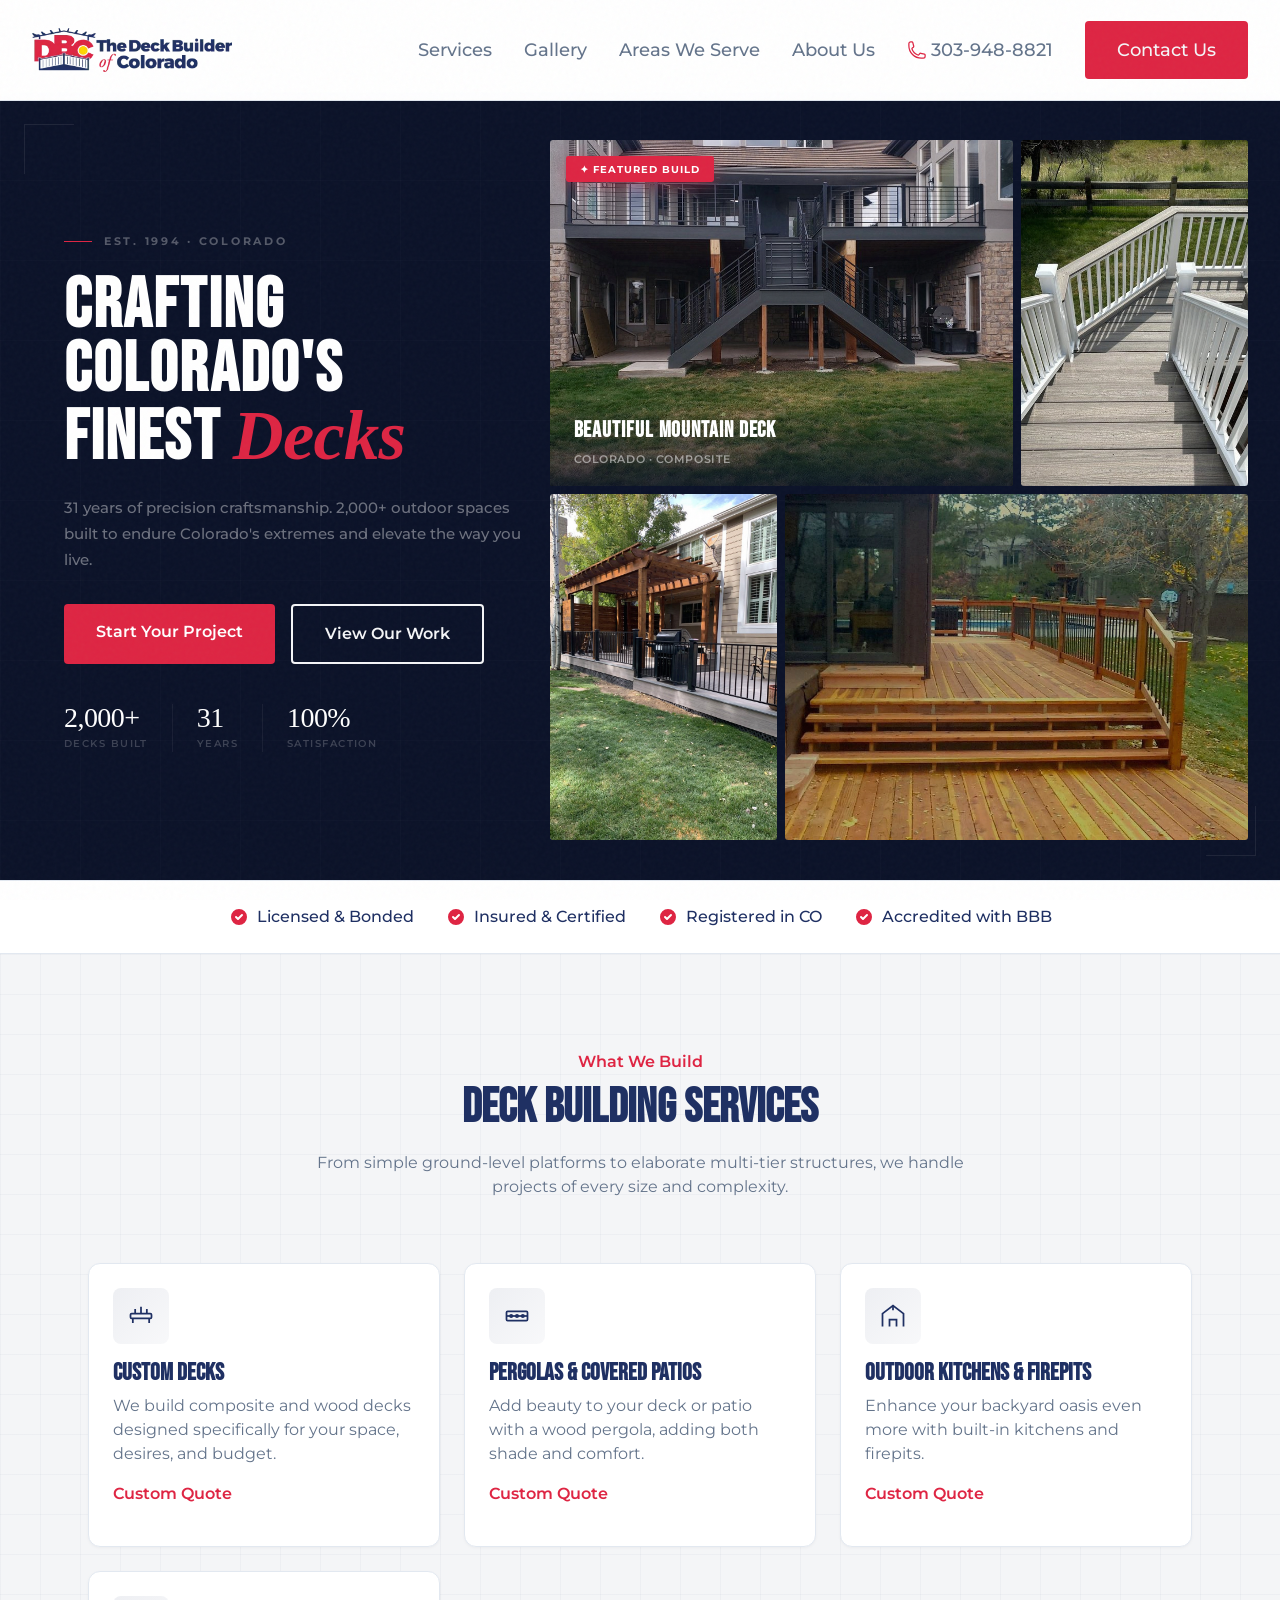
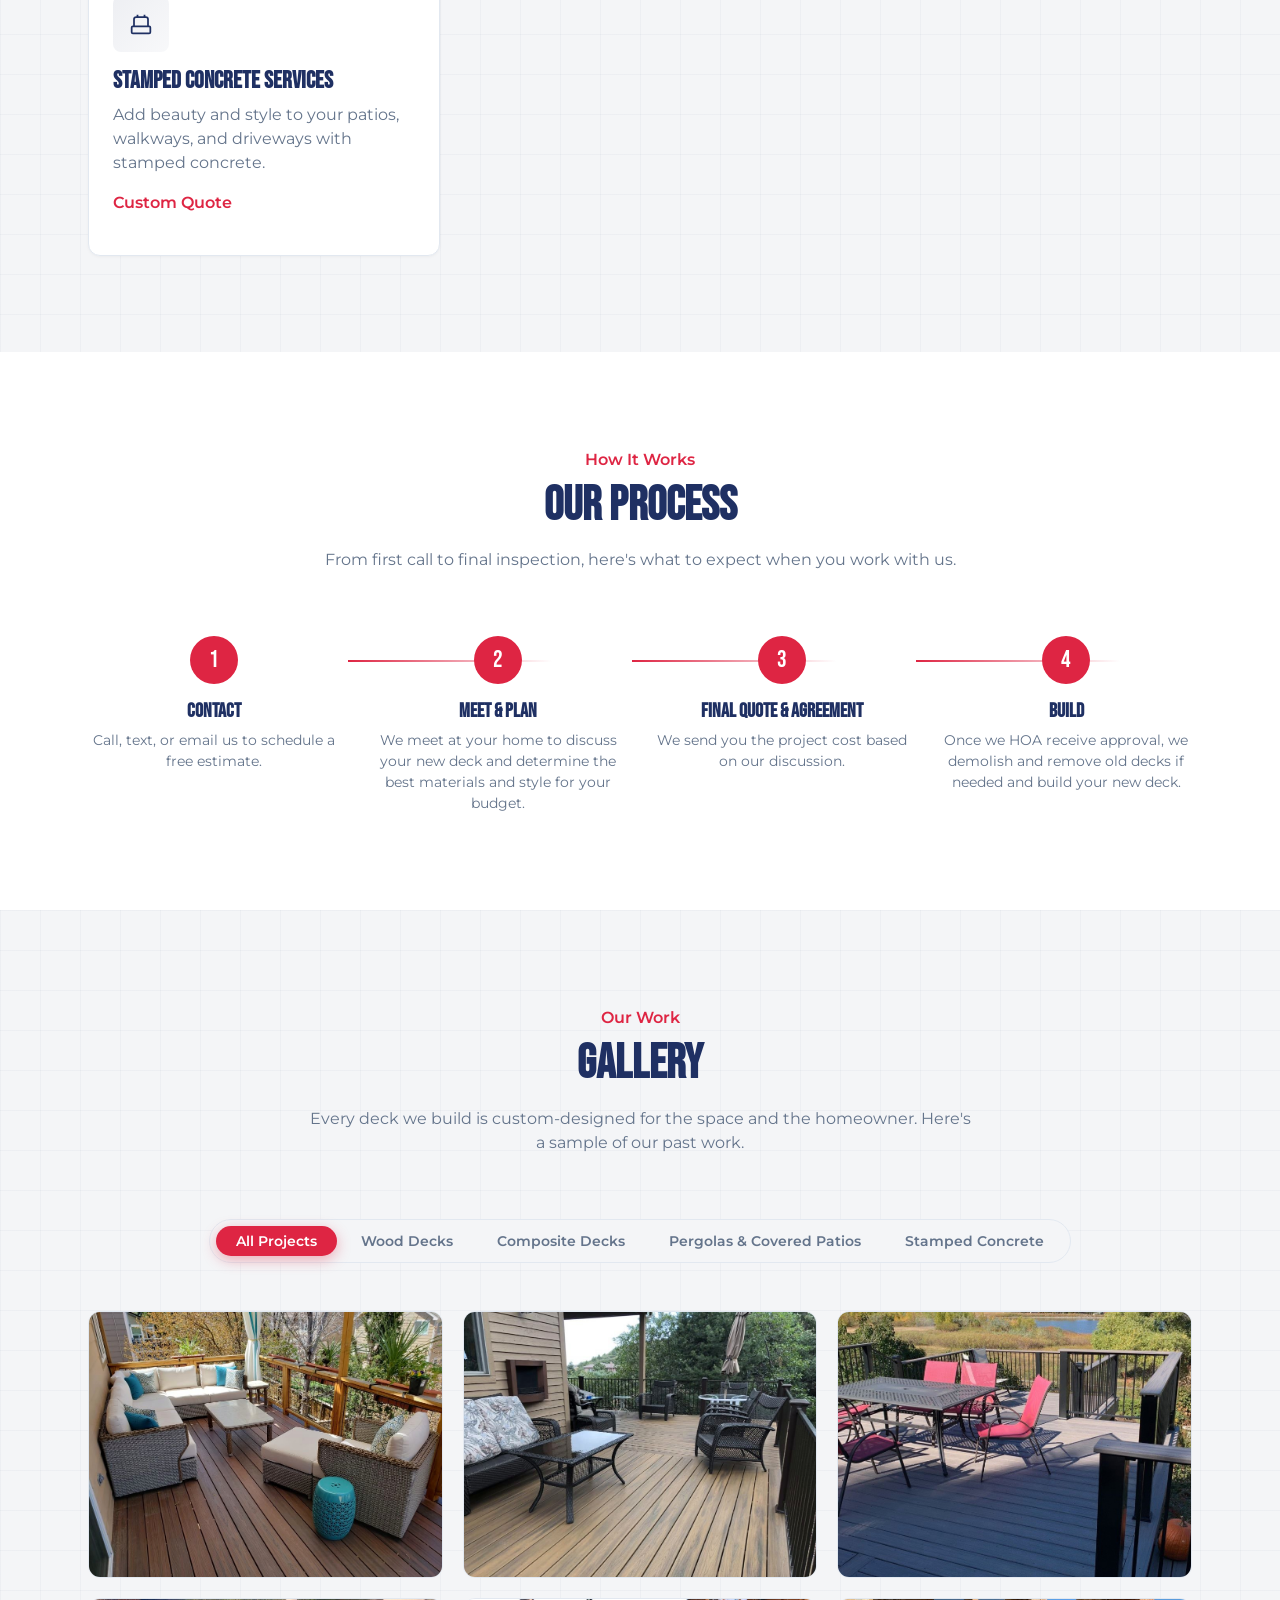
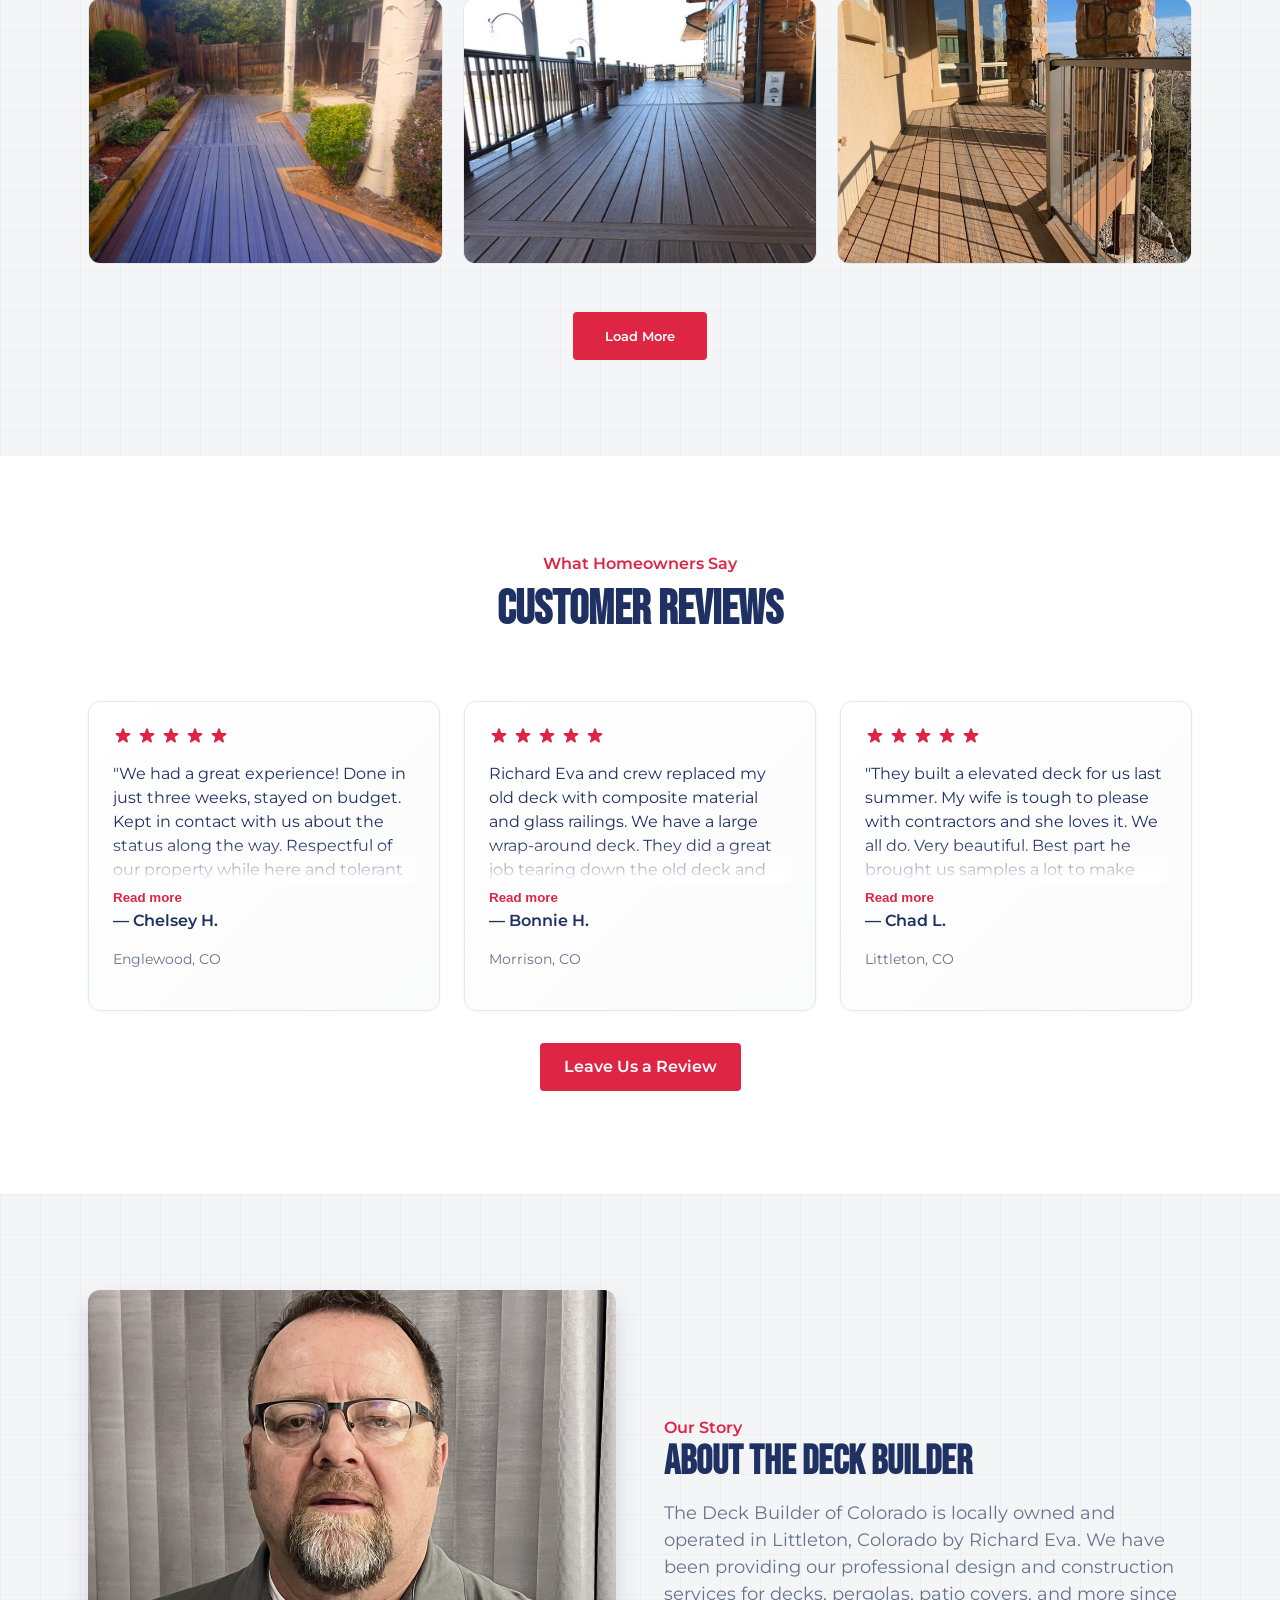
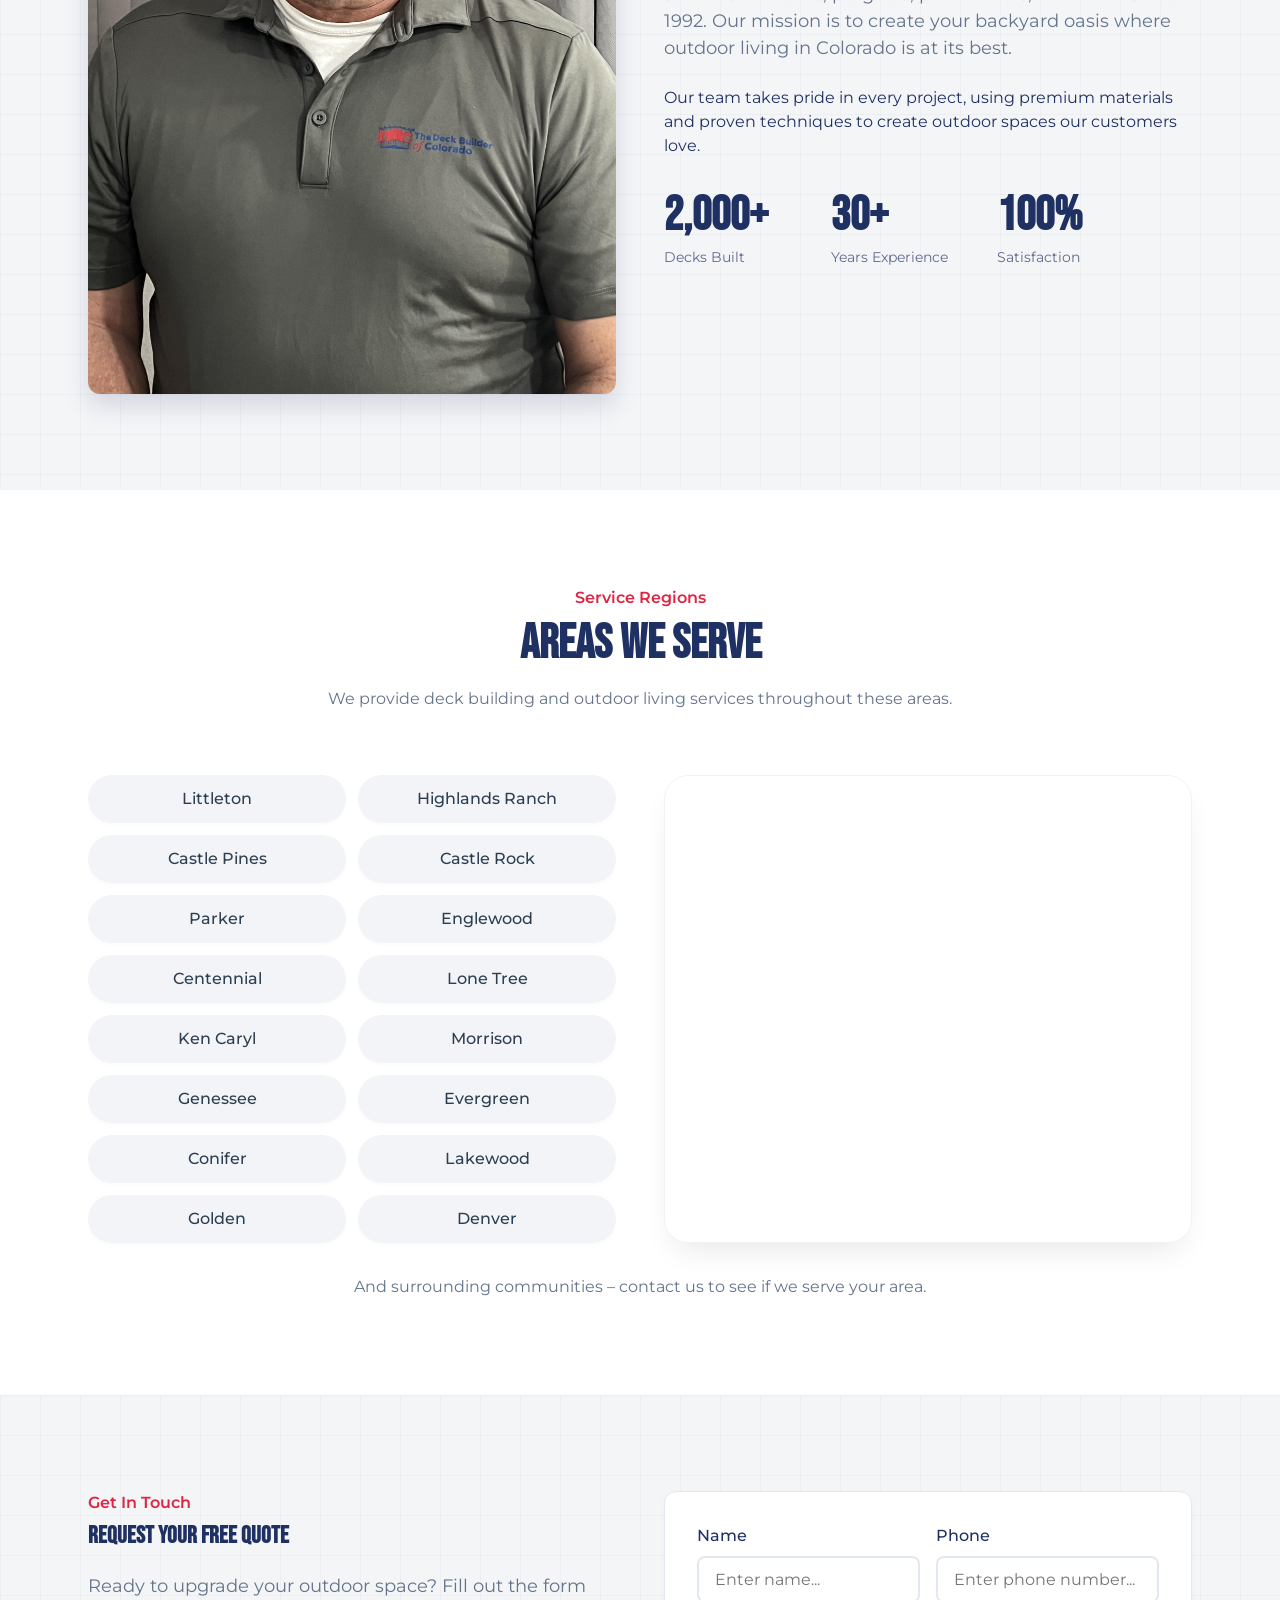
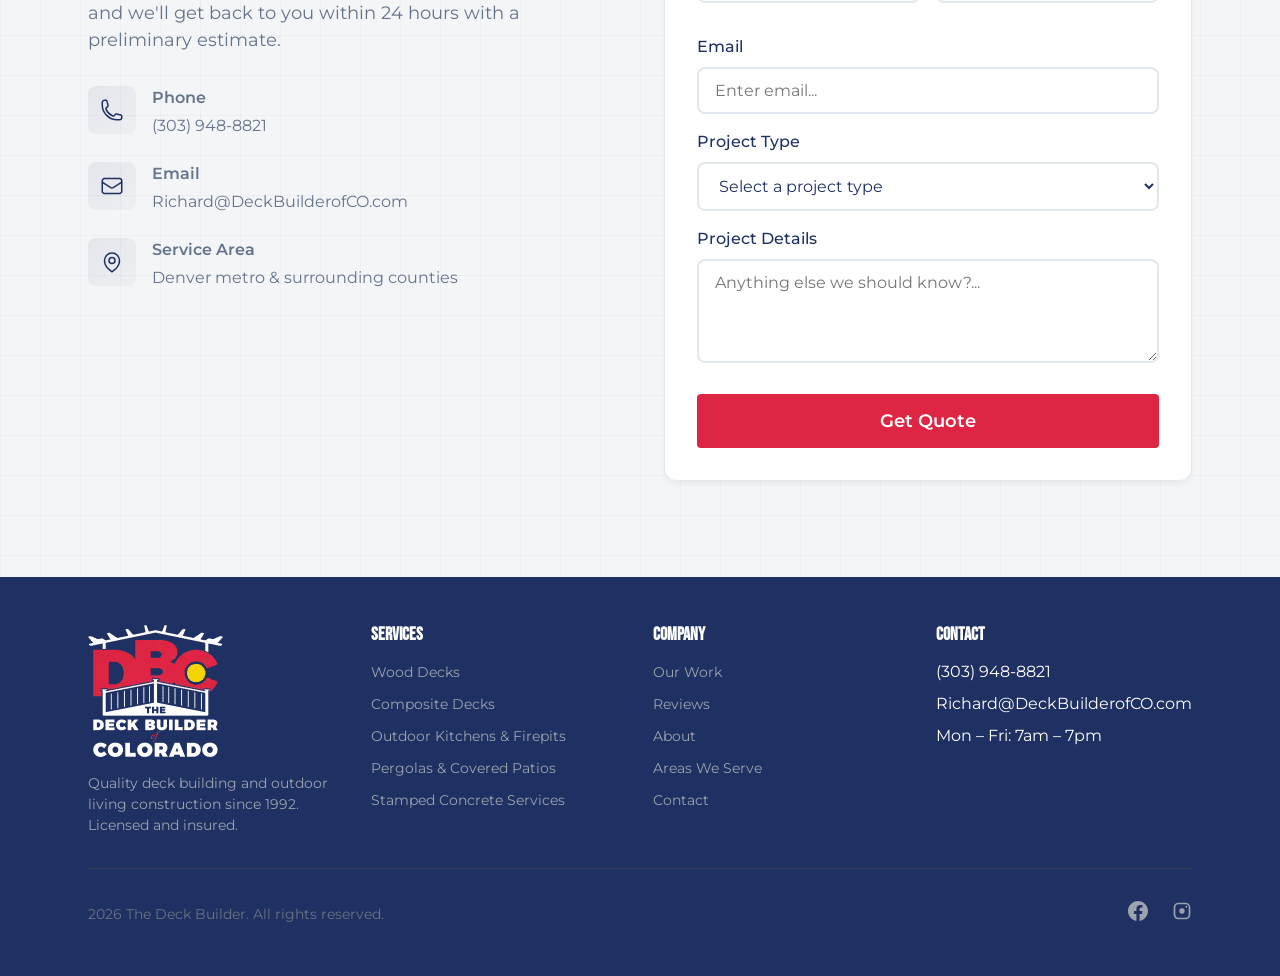
<file: index.html>
<!DOCTYPE html>
<html lang="en">

<head>
    <meta charset="UTF-8">
    <meta name="viewport" content="width=device-width, initial-scale=1.0">
    <title>The Deck Builder | Custom Deck Construction</title>

    <!-- Meta tags -->
    <meta name="description" content="Professional Colorado deck builder serving Denver, Littleton, Highlands Ranch, Castle Rock, Parker and surrounding areas with custom decks, pergolas, outdoor kitchens, firepits and stamped concrete services.">
    <meta name="keywords" content="Colorado deck builder, Denver deck builder, custom decks Colorado, outdoor living contractor Colorado, composite decks Denver, wood deck builder Colorado, pergolas Colorado, covered patios Denver, outdoor kitchens Colorado, firepit installation Denver, stamped concrete Colorado, Littleton deck builder, Highlands Ranch deck contractor, Castle Pines deck builder, Castle Rock deck company, Parker deck builder, Englewood deck contractor, Centennial deck builder, Lone Tree deck company, Ken Caryl deck contractor, Morrison deck builder, Genesee deck company, Evergreen deck builder, Conifer deck contractor, Lakewood deck builder, Golden deck company, backyard living spaces Colorado">

    <!-- Modular CSS -->
    <link rel="stylesheet" href="./css/base.css">
    <link rel="stylesheet" href="./css/components.css">
    <link rel="stylesheet" href="./css/layout.css">
    <link rel="stylesheet" href="./css/hero.css">

    <!-- Components -->
    <script src="./components/Navbar.js"></script>
    <script src="./components/Footer.js" defer></script>
    <script src="./components/Contact.js" defer></script>
    <script src="./components/Gallery.js" defer></script>
    <script src="./components/Testimonials.js" defer></script>

    <!-- Scripts -->
    <script src="./scripts/InitMobileMenuFunctionality.js" defer></script>
    <script src="./scripts/InitScrollAnimations.js" defer></script>
    <script src="./scripts/Projects.js"></script>
    <script src="./scripts/GalleryControls.js"></script>
    <script src="./scripts/TestimonialControls.js" defer></script>

    <!-- Google tag (gtag.js) -->
    <script async src="https://www.googletagmanager.com/gtag/js?id=AW-798596772" defer></script>
    <script defer>
        window.dataLayer = window.dataLayer || [];
        function gtag(){dataLayer.push(arguments);}
        gtag('js', new Date());

        gtag('config', 'AW-798596772');
    </script>

    <script src="./scripts/google_tags/ReportConversion.js" defer></script>
    <script src="./scripts/google_tags/ReportPhoneLead.js" defer></script>
</head>

<body>
    <div class="noise-overlay" aria-hidden="true"></div>

    <site-navbar></site-navbar>

    <!-- ═══ GALLERY HERO ═══ -->
    <section class="hero">
        <div class="hero-corner hero-corner--tl"></div>
        <div class="hero-corner hero-corner--br"></div>

        <div class="hero-mobile-bg">
            <img 
                src="../images/banner-COMPRESSED.jpg" 
                srcset="
                    ../images/banner-COMPRESSED-small.jpg 600w,
                    ../images/banner-COMPRESSED-large.jpg 1500w
                "
                fetchpriority="high" alt=""
            >
        </div>

        <div class="hero-left">
            <div class="hero-content">
                <p class="hero-tag">EST. 1994 · COLORADO</p>
                <h1>CRAFTING<br>COLORADO'S<br>FINEST <em>Decks</em></h1>
                <p class="hero-desc">31 years of precision craftsmanship. 2,000+ outdoor
                    spaces built to endure Colorado's extremes and elevate the way you live.</p>
                <div class="buttons">
                    <a href="#contact" class="btn-primary">Start Your Project</a>
                    <a href="#gallery" class="btn-secondary" id="view-our-work">View Our Work</a>

                    <!-- Show phone number on mobile -->
                    <a
                        href="tel:+13039488821" 
                        class="btn-secondary mobile-phone-cta"
                        onclick="return gtag_report_phone_conversion('tel:+13039488821');"
                    >
                        303-948-8821
                    </a>
                </div>
                <div class="hero-stats">
                    <div class="hero-stat">
                        <span class="hero-stat-num">2,000+</span>
                        <span class="hero-stat-label">Decks Built</span>
                    </div>
                    <div class="hero-stat">
                        <span class="hero-stat-num">31</span>
                        <span class="hero-stat-label">Years</span>
                    </div>
                    <div class="hero-stat">
                        <span class="hero-stat-num">100%</span>
                        <span class="hero-stat-label">Satisfaction</span>
                    </div>
                </div>
            </div>
        </div>

        <!-- Right: Still Image Mosaic -->
        <div class="hero-gallery">
            <!-- 1 — Featured (wide, top-left) -->
            <div class="hero-gallery-item">
                <img src="./images/projects/compositedeck-project8.1.jpg" alt="Featured deck build" loading="eager">
                <div class="gallery-caption">
                    <h3>Beautiful Mountain Deck</h3>
                    <span>Colorado · Composite</span>
                </div>
            </div>

            <!-- 2 — Small top-right -->
            <div class="hero-gallery-item">
                <img src="./images/projects/wooddeck-project2.4.jpeg" alt="Outdoor living space" loading="lazy">
                <div class="gallery-caption">
                    <h3>Beautiful White Deck</h3>
                    <span>Colorado</span>
                </div>
            </div>

            <!-- 3 — Small bottom-left -->
            <div class="hero-gallery-item">
                <img src="./images/projects/pergola-project1.1.jpeg" alt="Premium deck project" loading="lazy">
                <div class="gallery-caption">
                    <h3>Cozy Pergola</h3>
                    <span>Colorado</span>
                </div>
            </div>

            <!-- 4 — Wide bottom-right -->
            <div class="hero-gallery-item">
                <img src="./images/projects/wooddeck-project4.1.jpg" alt="Multi-level deck" loading="lazy">
                <div class="gallery-caption">
                    <h3>Beautiful Deck</h3>
                    <span>Colorado · Warm</span>
                </div>
            </div>
        </div>
    </section>

    <!-- Trust Bar -->
    <section class="trust-bar">
        <div class="container trust-bar-inner">
            <div class="trust-item"><svg fill="currentColor" viewBox="0 0 20 20">
                    <path fill-rule="evenodd"
                        d="M10 18a8 8 0 100-16 8 8 0 000 16zm3.707-9.293a1 1 0 00-1.414-1.414L9 10.586 7.707 9.293a1 1 0 00-1.414 1.414l2 2a1 1 0 001.414 0l4-4z"
                        clip-rule="evenodd" />
                </svg><span>Licensed &amp; Bonded</span></div>
            <div class="trust-item"><svg fill="currentColor" viewBox="0 0 20 20">
                    <path fill-rule="evenodd"
                        d="M10 18a8 8 0 100-16 8 8 0 000 16zm3.707-9.293a1 1 0 00-1.414-1.414L9 10.586 7.707 9.293a1 1 0 00-1.414 1.414l2 2a1 1 0 001.414 0l4-4z"
                        clip-rule="evenodd" />
                </svg><span>Insured & Certified</span></div>
            <div class="trust-item"><svg fill="currentColor" viewBox="0 0 20 20">
                    <path fill-rule="evenodd"
                        d="M10 18a8 8 0 100-16 8 8 0 000 16zm3.707-9.293a1 1 0 00-1.414-1.414L9 10.586 7.707 9.293a1 1 0 00-1.414 1.414l2 2a1 1 0 001.414 0l4-4z"
                        clip-rule="evenodd" />
                </svg><span>Registered in CO</span></div>
            <div class="trust-item"><svg fill="currentColor" viewBox="0 0 20 20">
                    <path fill-rule="evenodd"
                        d="M10 18a8 8 0 100-16 8 8 0 000 16zm3.707-9.293a1 1 0 00-1.414-1.414L9 10.586 7.707 9.293a1 1 0 00-1.414 1.414l2 2a1 1 0 001.414 0l4-4z"
                        clip-rule="evenodd" />
                </svg><span>Accredited with BBB</span></div>
        </div>
    </section>

    <!-- Services -->
    <section id="services" class="section section-pattern">
        <div class="container">
            <div class="section-header" data-animate>
                <p>What We Build</p>
                <h2>Deck Building Services</h2>
                <p>From simple ground-level platforms to elaborate multi-tier structures, we handle projects of every
                    size and complexity.</p>
            </div>
            <div class="services-grid">
                <div class="card" data-animate>
                    <div class="card-icon"><svg fill="none" stroke="currentColor" stroke-width="1.5"
                            viewBox="0 0 24 24">
                            <rect x="3" y="10" width="18" height="4" rx="1" />
                            <path d="M5 14v4M19 14v4M7 10V6M12 10V4M17 10V6" />
                        </svg></div>
                    <h3>Custom Decks</h3>
                    <p>We build composite and wood decks designed specifically for your space, desires, and budget.</p>
                    <p class="price">Custom Quote</p>
                </div>
                <div class="card" data-animate>
                    <div class="card-icon"><svg fill="none" stroke="currentColor" stroke-width="1.5"
                            viewBox="0 0 24 24">
                            <rect x="3" y="8" width="18" height="8" rx="1" />
                            <path d="M3 12h18" />
                            <circle cx="7" cy="12" r="1" />
                            <circle cx="12" cy="12" r="1" />
                            <circle cx="17" cy="12" r="1" />
                        </svg></div>
                    <h3>Pergolas & Covered Patios</h3>
                    <p>Add beauty to your deck or patio with a wood pergola, adding both shade and comfort.</p>
                    <p class="price">Custom Quote</p>
                </div>
                <div class="card" data-animate>
                    <div class="card-icon"><svg fill="none" stroke="currentColor" stroke-width="1.5"
                            viewBox="0 0 24 24">
                            <path d="M3 21V10l9-7 9 7v11" />
                            <path d="M9 21v-6h6v6" />
                            <path d="M12 3v4" />
                        </svg></div>
                    <h3>Outdoor Kitchens & Firepits</h3>
                    <p>Enhance your backyard oasis even more with built-in kitchens and firepits.</p>
                    <p class="price">Custom Quote</p>
                </div>
                <div class="card" data-animate>
                    <div class="card-icon"><svg fill="none" stroke="currentColor" stroke-width="1.5"
                            viewBox="0 0 24 24">
                            <rect x="4" y="14" width="16" height="6" rx="1" />
                            <path d="M6 14V8a2 2 0 012-2h8a2 2 0 012 2v6" />
                            <path d="M9 6V4M15 6V4" />
                        </svg></div>
                    <h3>Stamped Concrete Services</h3>
                    <p>Add beauty and style to your patios, walkways, and driveways with stamped concrete.</p>
                    <p class="price">Custom Quote</p>
                </div>
                
            </div>
        </div>
    </section>

    <!-- Process -->
    <section id="process" class="section bg-white">
        <div class="container">
            <div class="section-header" data-animate>
                <p>How It Works</p>
                <h2>Our Process</h2>
                <p>From first call to final inspection, here's what to expect when you work with us.</p>
            </div>
            <div class="process-grid">
                <div class="process-step" data-animate>
                    <div class="step-number">1</div>
                    <h3>Contact</h3>
                    <p>Call, text, or email us to schedule a free estimate.</p>
                </div>
                <div class="process-step" data-animate>
                    <div class="step-number">2</div>
                    <h3>Meet & Plan</h3>
                    <p>We meet at your home to discuss your new deck and determine the best materials and style for your budget.</p>
                </div>
                <div class="process-step" data-animate>
                    <div class="step-number">3</div>
                    <h3>Final Quote & Agreement</h3>
                    <p>We send you the project cost based on our discussion.</p>
                </div>
                <div class="process-step" data-animate>
                    <div class="step-number">4</div>
                    <h3>Build</h3>
                    <p>Once we HOA receive approval, we demolish and remove old decks if needed and build your new deck.</p>
                </div>
            </div>
        </div>
    </section>

     <site-gallery 
        filters="all" 
        gallery-title="Our Work" 
        gallery-subtitle="Gallery"
        gallery-description="Every deck we build is custom-designed for the space and the homeowner. Here's a sample of our past work."
    ></site-gallery>

    <!-- Testimonials -->
    <testimonial-section></testimonial-section>

    <!-- About -->
    <section id="about" class="section section-pattern">
        <div class="container">
            <div class="about-grid">
                <div class="about-image" data-animate>
                    <img src="./images/richard-eva.jpg"
                        alt="Team building a deck" loading="lazy">
                </div>
                <div class="about-content" data-animate>
                    <p style="color:var(--accent);font-weight:600;">Our Story</p>
                    <h2 style="font-size:2.5rem;margin-bottom:1rem;">About The Deck Builder</h2>
                    <p style="font-size:1.125rem;color:var(--muted);margin-bottom:1.5rem;">
                        The Deck Builder of Colorado is locally owned and operated in Littleton, Colorado by Richard Eva. We have been providing
                        our professional design and construction services for decks, pergolas, patio covers, and more since 1992. Our mission is
                        to create your backyard oasis where outdoor living in Colorado is at its best.
                    </p>
                    <p>Our team takes pride in every project, using premium materials and proven techniques to create
                        outdoor spaces our customers love.</p>
                    <div class="stats stats--dark" style="justify-content:flex-start;margin-top:2rem;">
                        <div class="stat">
                            <div class="stat-number">2,000+</div>
                            <div class="stat-label">Decks Built</div>
                        </div>
                        <div class="stat">
                            <div class="stat-number">30+</div>
                            <div class="stat-label">Years Experience</div>
                        </div>
                        <div class="stat">
                            <div class="stat-number">100%</div>
                            <div class="stat-label">Satisfaction</div>
                        </div>
                    </div>
                </div>
            </div>
        </div>
    </section>

    <!-- Areas We Serve -->
    <section id="areas" class="section bg-white">
        <div class="container">
            <div class="section-header" data-animate>
                <p>Service Regions</p>
                <h2>Areas We Serve</h2>
                <p>We provide deck building and outdoor living services throughout these areas.</p>
            </div>
            <div class="areas-grid">
                <!-- Left column: location pills -->
                <div class="areas-list" data-animate>
                    <div class="area-item">Littleton</div>
                    <div class="area-item">Highlands Ranch</div>
                    <div class="area-item">Castle Pines</div>
                    <div class="area-item">Castle Rock</div>
                    <div class="area-item">Parker</div>
                    <div class="area-item">Englewood</div>
                    <div class="area-item">Centennial</div>
                    <div class="area-item">Lone Tree</div>
                    <div class="area-item">Ken Caryl</div>
                    <div class="area-item">Morrison</div>
                    <div class="area-item">Genessee</div>
                    <div class="area-item">Evergreen</div>
                    <div class="area-item">Conifer</div>
                    <div class="area-item">Lakewood</div>
                    <div class="area-item">Golden</div>
                    <div class="area-item">Denver</div>
                </div>
                <!-- Right column: map -->
                <div class="map-container" data-animate>
                    <iframe src="https://www.google.com/maps/d/embed?mid=1ZStWlYzusBwDp-_UAPpujmpU2DP-GTk&ehbc=2E312F&noprof=1" allowfullscreen loading="lazy"></iframe>
                </div>
            </div>
            <p class="text-center text-muted" style="margin-top:2rem;">And surrounding communities – contact us to see if we serve your area.</p>
        </div>
    </section>

    <!-- Contact -->
    <section id="contact" class="section section-pattern">
        <site-contact></site-contact>
    </section>

    <site-footer></site-footer>
</body>

</html>
</file>
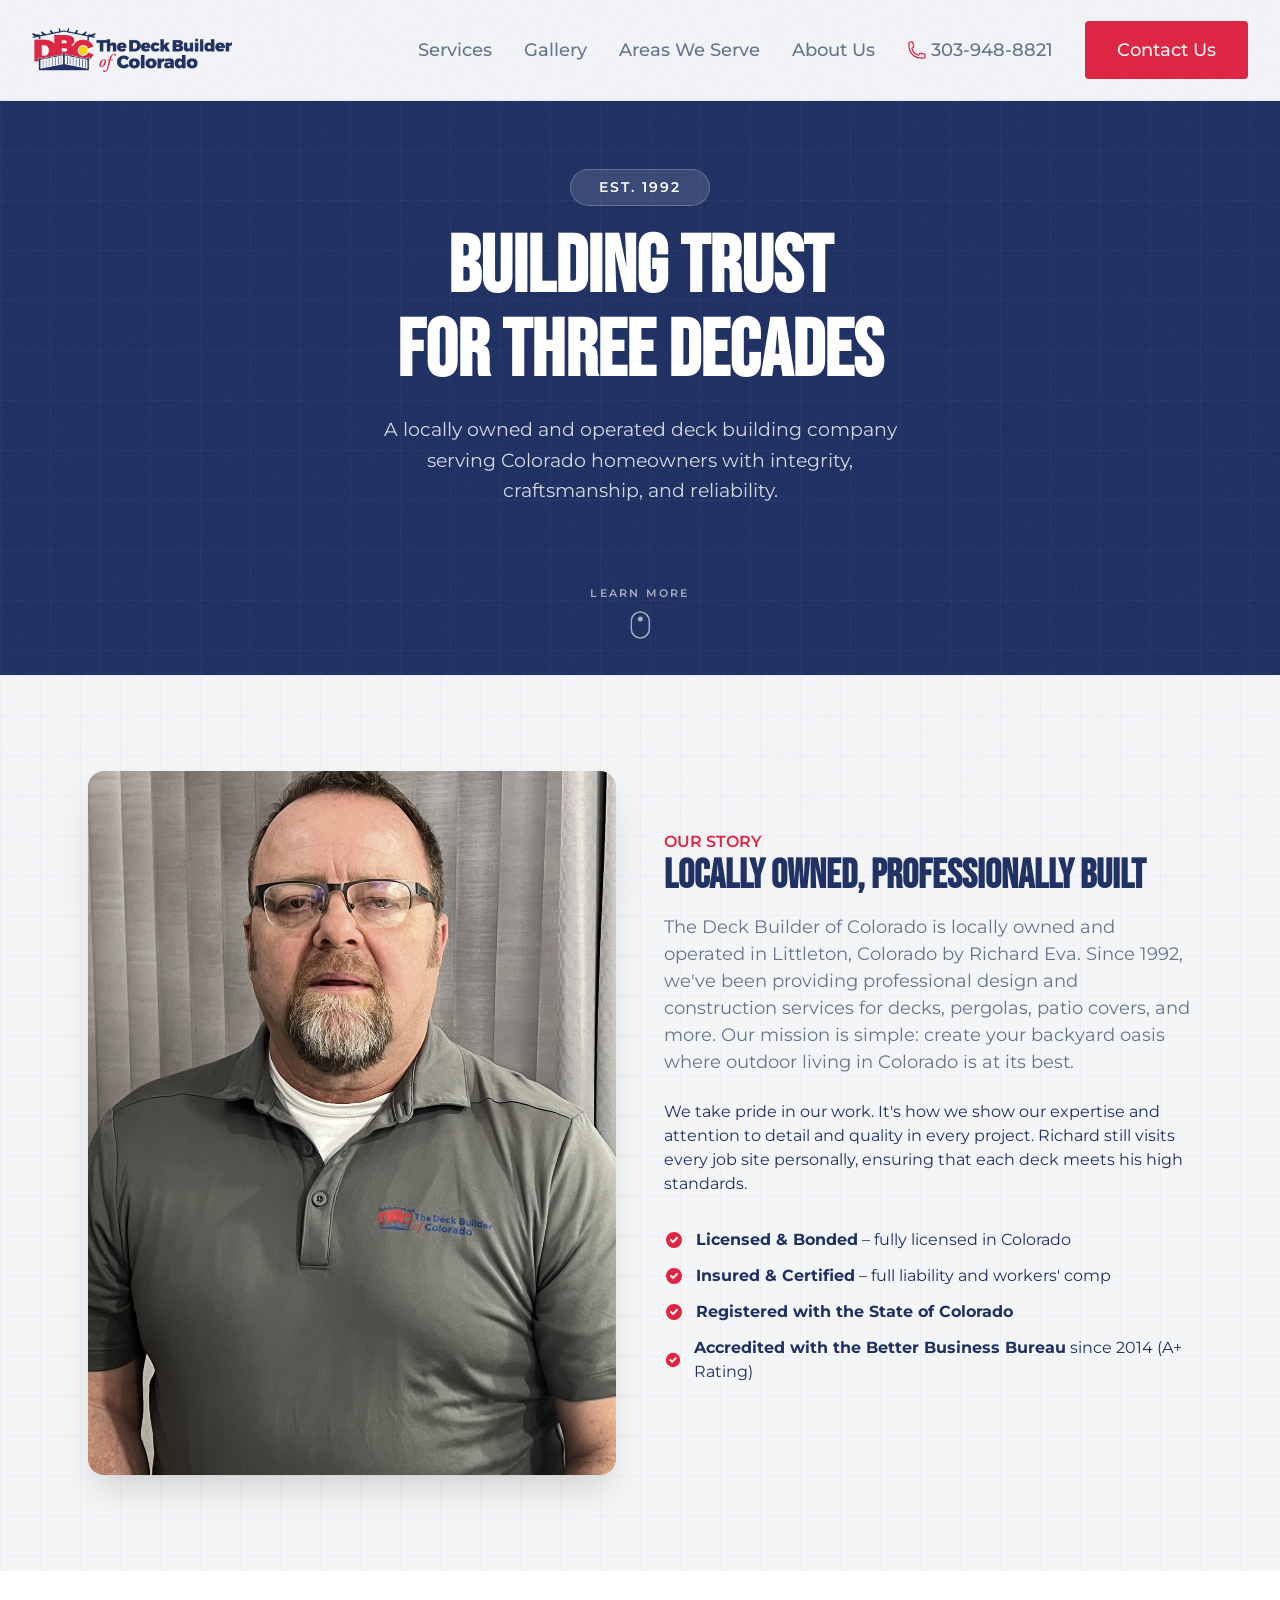
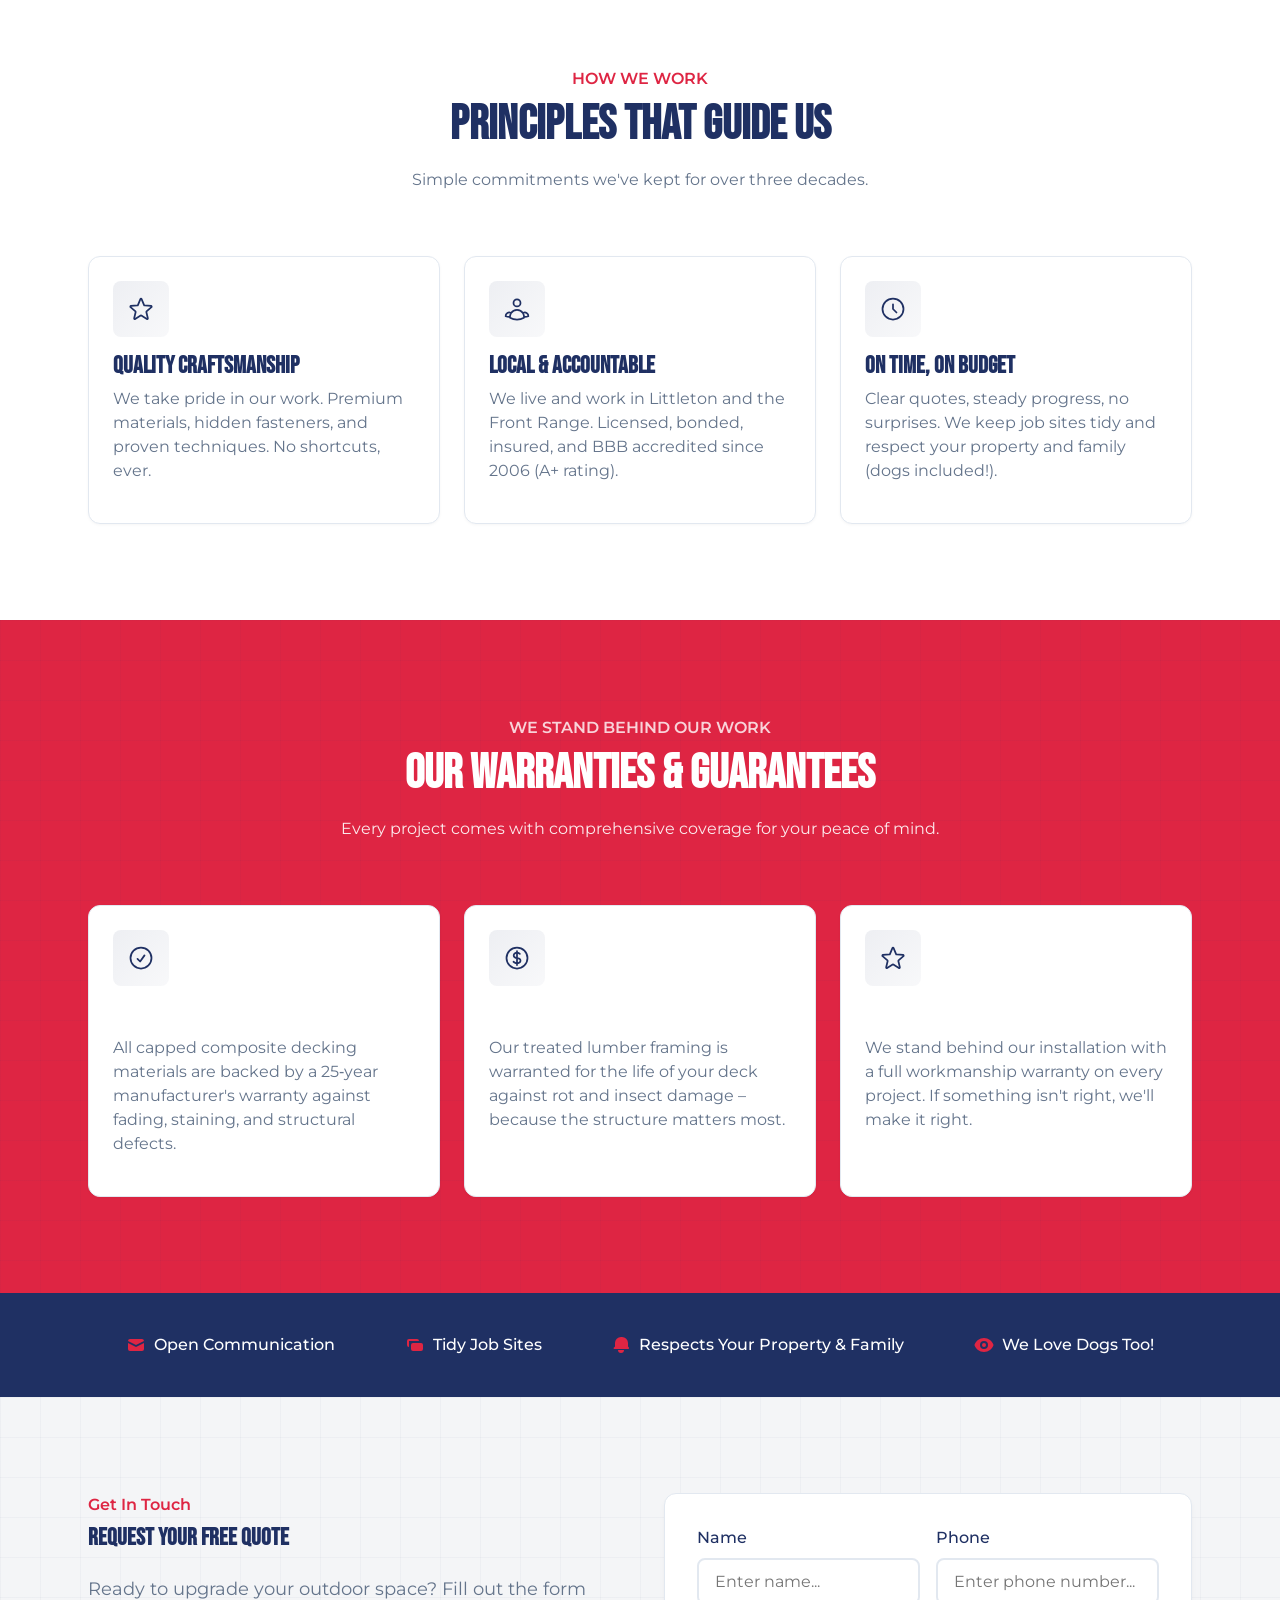
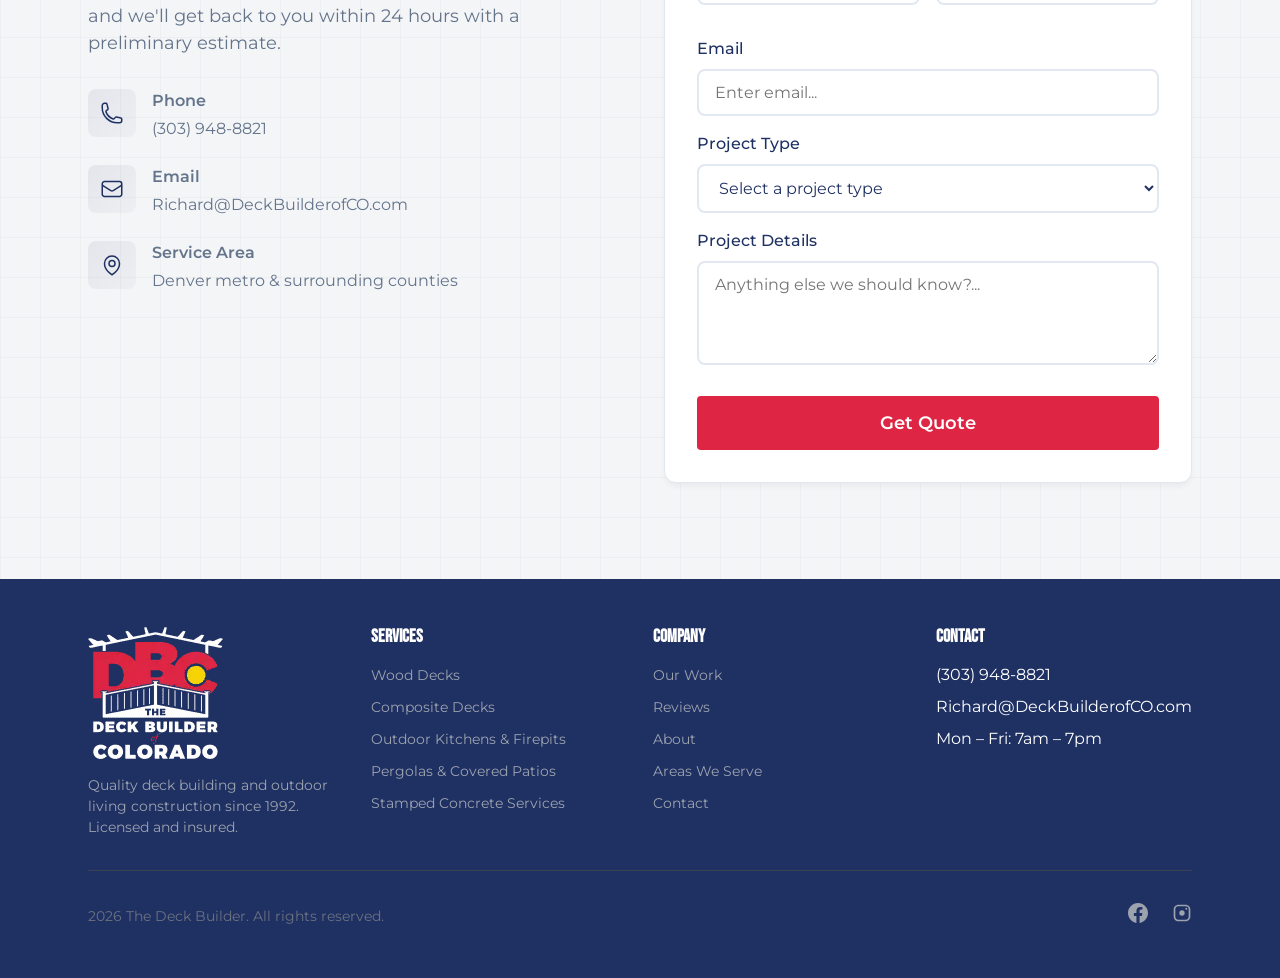
<file: about.html>
<!DOCTYPE html>
<html lang="en">
<head>
    <meta charset="UTF-8">
    <meta name="viewport" content="width=device-width, initial-scale=1.0">
    <title>About Us — The Deck Builder of Colorado</title>

    <!-- Meta Tags -->
    <meta name="description" content="Learn about our Colorado deck building company serving Littleton, Highlands Ranch, Castle Rock, Parker, Denver, Evergreen and surrounding areas with custom outdoor living solutions.">
    <meta name="keywords" content="Colorado deck builder, deck contractor Colorado, about deck company, local deck builder Denver, custom deck builders Littleton, Highlands Ranch deck company, Castle Pines deck contractor, Castle Rock deck builder, Parker deck builder, Englewood deck company, Centennial deck contractor, Lone Tree deck builder, Ken Caryl deck builder, Morrison deck company, Genesee deck contractor, Evergreen deck builder, Conifer deck builder, Lakewood deck builder, Golden deck contractor, Denver deck builder, outdoor living contractor Colorado, family owned deck company Colorado">

    <!-- Modular CSS -->
    <link rel="stylesheet" href="./css/base.css">
    <link rel="stylesheet" href="./css/components.css">
    <link rel="stylesheet" href="./css/layout.css">

    <!-- Components -->
    <script src="./components/Navbar.js"></script>
    <script src="./components/Footer.js" defer></script>
    <script src="./components/Contact.js" defer></script>

    <!-- Scripts -->
    <script src="./scripts/InitMobileMenuFunctionality.js" defer></script>
    <script src="./scripts/InitScrollAnimations.js" defer></script>

    <!-- Google tag (gtag.js) -->
    <script async src="https://www.googletagmanager.com/gtag/js?id=AW-798596772"></script>
    <script>
        window.dataLayer = window.dataLayer || [];
        function gtag(){dataLayer.push(arguments);}
        gtag('js', new Date());

        gtag('config', 'AW-798596772');
    </script>

    <script src="./scripts/google_tags/ReportConversion.js" defer></script>
    <script src="./scripts/google_tags/ReportPhoneLead.js" defer></script>

    <style>
        /* Smooth animation for scroll indicator */
        .scroll-indicator {
            animation: float 2s ease-in-out infinite;
        }
        @keyframes float {
            0% { transform: translateX(-50%) translateY(0); }
            50% { transform: translateX(-50%) translateY(8px); }
            100% { transform: translateX(-50%) translateY(0); }
        }
    </style>
</head>

<body>
    <div class="noise-overlay" aria-hidden="true"></div>

    <site-navbar></site-navbar>

    <!-- Hero Section -->
    <section class="about-hero grid-pattern">
        <div class="container">
            <div class="about-hero-inner">
                <span class="about-hero-badge">EST. 1992</span>
                <div class="wood-accent"></div>
                <h1 class="about-hero-title">BUILDING TRUST<br>FOR THREE DECADES</h1>
                <p class="about-hero-subtitle">A locally owned and operated deck building company serving Colorado homeowners with integrity, craftsmanship, and reliability.</p>
            </div>
        </div>
        <a href="#story" class="about-hero-scroll" aria-label="Scroll to learn more">
            <span class="about-hero-scroll-label">LEARN MORE</span>
            <svg width="20" height="28" viewBox="0 0 20 28" fill="none" xmlns="http://www.w3.org/2000/svg">
                <rect x="1" y="1" width="18" height="26" rx="9" stroke="currentColor" stroke-width="1.5"/>
                <circle class="scroll-dot" cx="10" cy="8" r="2.5" fill="currentColor"/>
            </svg>
        </a>
    </section>

    <!-- Our Story – expanded with all the details -->
    <section class="section section-pattern">
        <div class="container">
            <div class="about-grid">
                <div class="about-image" data-animate>
                    <img src="./images/richard-eva.jpg" alt="Richard Eva on a job site" style="border-radius: 1rem; box-shadow: 0 20px 35px -8px rgba(0,0,0,0.15);">
                </div>
                <div class="about-content" data-animate>
                    <p style="color:var(--accent);font-weight:600;">OUR STORY</p>
                    <h2 style="font-size:2.5rem;margin-bottom:1rem;">Locally Owned, Professionally Built</h2>
                    <p style="font-size:1.125rem;color:var(--muted);margin-bottom:1.5rem;">
                        The Deck Builder of Colorado is locally owned and operated in Littleton, Colorado by Richard Eva. 
                        Since 1992, we've been providing professional design and construction services for decks, pergolas, 
                        patio covers, and more. Our mission is simple: create your backyard oasis where outdoor living in 
                        Colorado is at its best.
                    </p>
                    <p style="margin-bottom:1rem;">
                        We take pride in our work. It's how we show our expertise and attention to detail and quality in 
                        every project. Richard still visits every job site personally, ensuring that each deck meets his 
                        high standards.
                    </p>

                    <!-- Credentials bullet list -->
                    <div style="margin: 2rem 0;">
                        <div style="display: flex; align-items: center; gap: 0.75rem; margin-bottom: 0.75rem;">
                            <svg fill="var(--accent)" width="20" height="20" viewBox="0 0 20 20"><path fill-rule="evenodd" d="M10 18a8 8 0 100-16 8 8 0 000 16zm3.707-9.293a1 1 0 00-1.414-1.414L9 10.586 7.707 9.293a1 1 0 00-1.414 1.414l2 2a1 1 0 001.414 0l4-4z" clip-rule="evenodd"/></svg>
                            <span><strong>Licensed & Bonded</strong> – fully licensed in Colorado</span>
                        </div>
                        <div style="display: flex; align-items: center; gap: 0.75rem; margin-bottom: 0.75rem;">
                            <svg fill="var(--accent)" width="20" height="20" viewBox="0 0 20 20"><path fill-rule="evenodd" d="M10 18a8 8 0 100-16 8 8 0 000 16zm3.707-9.293a1 1 0 00-1.414-1.414L9 10.586 7.707 9.293a1 1 0 00-1.414 1.414l2 2a1 1 0 001.414 0l4-4z" clip-rule="evenodd"/></svg>
                            <span><strong>Insured & Certified</strong> – full liability and workers' comp</span>
                        </div>
                        <div style="display: flex; align-items: center; gap: 0.75rem; margin-bottom: 0.75rem;">
                            <svg fill="var(--accent)" width="20" height="20" viewBox="0 0 20 20"><path fill-rule="evenodd" d="M10 18a8 8 0 100-16 8 8 0 000 16zm3.707-9.293a1 1 0 00-1.414-1.414L9 10.586 7.707 9.293a1 1 0 00-1.414 1.414l2 2a1 1 0 001.414 0l4-4z" clip-rule="evenodd"/></svg>
                            <span><strong>Registered with the State of Colorado</strong></span>
                        </div>
                        <div style="display: flex; align-items: center; gap: 0.75rem;">
                            <svg fill="var(--accent)" width="20" height="20" viewBox="0 0 20 20"><path fill-rule="evenodd" d="M10 18a8 8 0 100-16 8 8 0 000 16zm3.707-9.293a1 1 0 00-1.414-1.414L9 10.586 7.707 9.293a1 1 0 00-1.414 1.414l2 2a1 1 0 001.414 0l4-4z" clip-rule="evenodd"/></svg>
                            <span><strong>Accredited with the Better Business Bureau</strong> since 2014 (A+ Rating)</span>
                        </div>
                    </div>
                </div>
            </div>
        </div>
    </section>

    <!-- Our Values – now stacks on mobile (no inline grid override) -->
    <section class="section bg-white">
        <div class="container">
            <div class="section-header" data-animate>
                <p>HOW WE WORK</p>
                <h2>Principles That Guide Us</h2>
                <p>Simple commitments we've kept for over three decades.</p>
            </div>
            <div class="services-grid">  <!-- Removed inline style, relies on CSS for responsiveness -->
                <div class="card" data-animate>
                    <div class="card-icon">
                        <svg fill="none" stroke="currentColor" stroke-width="1.5" viewBox="0 0 24 24">
                            <path stroke-linecap="round" stroke-linejoin="round" d="M11.48 3.499a.562.562 0 011.04 0l2.125 5.111a.563.563 0 00.475.345l5.518.442c.499.04.701.663.321.988l-4.204 3.602a.563.563 0 00-.182.557l1.285 5.385a.562.562 0 01-.84.61l-4.725-2.885a.563.563 0 00-.586 0L6.982 20.54a.562.562 0 01-.84-.61l1.285-5.386a.562.562 0 00-.182-.557l-4.204-3.602a.563.563 0 01.321-.988l5.518-.442a.563.563 0 00.475-.345L11.48 3.5z" />
                        </svg>
                    </div>
                    <h3>Quality Craftsmanship</h3>
                    <p>We take pride in our work. Premium materials, hidden fasteners, and proven techniques. No shortcuts, ever.</p>
                </div>
                <div class="card" data-animate>
                    <div class="card-icon">
                        <svg fill="none" stroke="currentColor" stroke-width="1.5" viewBox="0 0 24 24">
                            <path stroke-linecap="round" stroke-linejoin="round" d="M18 18.72a9.094 9.094 0 003.741-.479 3 3 0 00-4.682-2.72m.94 3.198l.001.031c0 .225-.012.447-.037.666A11.944 11.944 0 0112 21c-2.17 0-4.207-.576-5.963-1.584A6.062 6.062 0 016 18.719m12 0a5.971 5.971 0 00-.941-3.197m0 0A5.995 5.995 0 0012 12.75a5.995 5.995 0 00-5.058 2.772m0 0a3 3 0 00-4.681 2.72 8.986 8.986 0 003.74.477m.94-3.197a5.971 5.971 0 00-.94 3.197M15 6.75a3 3 0 11-6 0 3 3 0 016 0z" />
                        </svg>
                    </div>
                    <h3>Local & Accountable</h3>
                    <p>We live and work in Littleton and the Front Range. Licensed, bonded, insured, and BBB accredited since 2006 (A+ rating).</p>
                </div>
                <div class="card" data-animate>
                    <div class="card-icon">
                        <svg fill="none" stroke="currentColor" stroke-width="1.5" viewBox="0 0 24 24">
                            <path stroke-linecap="round" stroke-linejoin="round" d="M12 8v4l3 3m6-3a9 9 0 11-18 0 9 9 0 0118 0z" />
                        </svg>
                    </div>
                    <h3>On Time, On Budget</h3>
                    <p>Clear quotes, steady progress, no surprises. We keep job sites tidy and respect your property and family (dogs included!).</p>
                </div>
            </div>
        </div>
    </section>

    <!-- Warranties Section – red background, stacks on mobile -->
    <section class="section section-pattern" style="background-color: var(--accent); color: #fff;">
        <div class="container">
            <div class="section-header" data-animate style="color: #fff;">
                <p style="color: rgba(255,255,255,0.8);">WE STAND BEHIND OUR WORK</p>
                <h2 style="color: #fff;">Our Warranties & Guarantees</h2>
                <p style="color: rgba(255,255,255,0.9);">Every project comes with comprehensive coverage for your peace of mind.</p>
            </div>
            <div class="services-grid">  <!-- Removed inline style, relies on CSS -->
                <div class="card" data-animate>
                    <div class="card-icon">
                        <svg fill="none" stroke="currentColor" stroke-width="1.5" viewBox="0 0 24 24">
                            <path stroke-linecap="round" stroke-linejoin="round" d="M9 12.75L11.25 15 15 9.75M21 12a9 9 0 11-18 0 9 9 0 0118 0z" />
                        </svg>
                    </div>
                    <h3>25‑Year Composite Warranty</h3>
                    <p>All capped composite decking materials are backed by a 25‑year manufacturer's warranty against fading, staining, and structural defects.</p>
                </div>
                <div class="card" data-animate>
                    <div class="card-icon">
                        <svg fill="none" stroke="currentColor" stroke-width="1.5" viewBox="0 0 24 24">
                            <path stroke-linecap="round" stroke-linejoin="round" d="M12 6v12m-3-2.818l.879.659c1.171.879 3.07.879 4.242 0 1.172-.879 1.172-2.303 0-3.182C13.536 12.219 12.768 12 12 12c-.725 0-1.45-.22-2.003-.659-1.106-.879-1.106-2.303 0-3.182s2.9-.879 4.006 0l.415.33M21 12a9 9 0 11-18 0 9 9 0 0118 0z" />
                        </svg>
                    </div>
                    <h3>Lifetime Framing Warranty</h3>
                    <p>Our treated lumber framing is warranted for the life of your deck against rot and insect damage – because the structure matters most.</p>
                </div>
                <div class="card" data-animate>
                    <div class="card-icon">
                        <svg fill="none" stroke="currentColor" stroke-width="1.5" viewBox="0 0 24 24">
                            <path stroke-linecap="round" stroke-linejoin="round" d="M11.48 3.499a.562.562 0 011.04 0l2.125 5.111a.563.563 0 00.475.345l5.518.442c.499.04.701.663.321.988l-4.204 3.602a.563.563 0 00-.182.557l1.285 5.385a.562.562 0 01-.84.61l-4.725-2.885a.563.563 0 00-.586 0L6.982 20.54a.562.562 0 01-.84-.61l1.285-5.386a.562.562 0 00-.182-.557l-4.204-3.602a.563.563 0 01.321-.988l5.518-.442a.563.563 0 00.475-.345L11.48 3.5z" />
                        </svg>
                    </div>
                    <h3>Workmanship Warranty</h3>
                    <p>We stand behind our installation with a full workmanship warranty on every project. If something isn't right, we'll make it right.</p>
                </div>
            </div>
        </div>
    </section>

    <!-- Customer Service Promise -->
    <section style="background: var(--fg); padding: 2.5rem 0;">
        <div class="container">
            <div class="trust-bar-inner" style="justify-content: space-evenly; color: #fff; flex-wrap: wrap;">
                <div class="trust-item" style="color: #fff;"><svg fill="currentColor" viewBox="0 0 20 20" style="color: var(--accent);"><path d="M2.003 5.884L10 9.882l7.997-3.998A2 2 0 0016 4H4a2 2 0 00-1.997 1.884z" /><path d="M18 8.118l-8 4-8-4V14a2 2 0 002 2h12a2 2 0 002-2V8.118z" /></svg> <span>Open Communication</span></div>
                <div class="trust-item" style="color: #fff;"><svg fill="currentColor" viewBox="0 0 20 20" style="color: var(--accent);"><path fill-rule="evenodd" d="M4 4a2 2 0 00-2 2v4a2 2 0 002 2V6h10a2 2 0 00-2-2H4zm2 6a2 2 0 012-2h8a2 2 0 012 2v4a2 2 0 01-2 2H8a2 2 0 01-2-2v-4z" clip-rule="evenodd" /></svg> <span>Tidy Job Sites</span></div>
                <div class="trust-item" style="color: #fff;"><svg fill="currentColor" viewBox="0 0 20 20" style="color: var(--accent);"><path d="M10 2a6 6 0 00-6 6v3.586l-.707.707A1 1 0 003 14h14a1 1 0 00.707-1.707L17 11.586V8a6 6 0 00-6-6zM7 15a3 3 0 106 0H7z" /></svg> <span>Respects Your Property & Family</span></div>
                <div class="trust-item" style="color: #fff;"><svg fill="currentColor" viewBox="0 0 20 20" style="color: var(--accent);"><path d="M10 12a2 2 0 100-4 2 2 0 000 4z" /><path fill-rule="evenodd" d="M.458 10C1.732 5.943 5.522 3 10 3s8.268 2.943 9.542 7c-1.274 4.057-5.064 7-9.542 7S1.732 14.057.458 10zM14 10a4 4 0 11-8 0 4 4 0 018 0z" clip-rule="evenodd" /></svg> <span>We Love Dogs Too!</span></div>
            </div>
        </div>
    </section>

    <!-- Contact Section -->
    <section id="contact" class="section section-pattern">
        <site-contact></site-contact>
    </section>

    <!-- Footer -->
    <site-footer></site-footer>
</body>
</html>
</file>
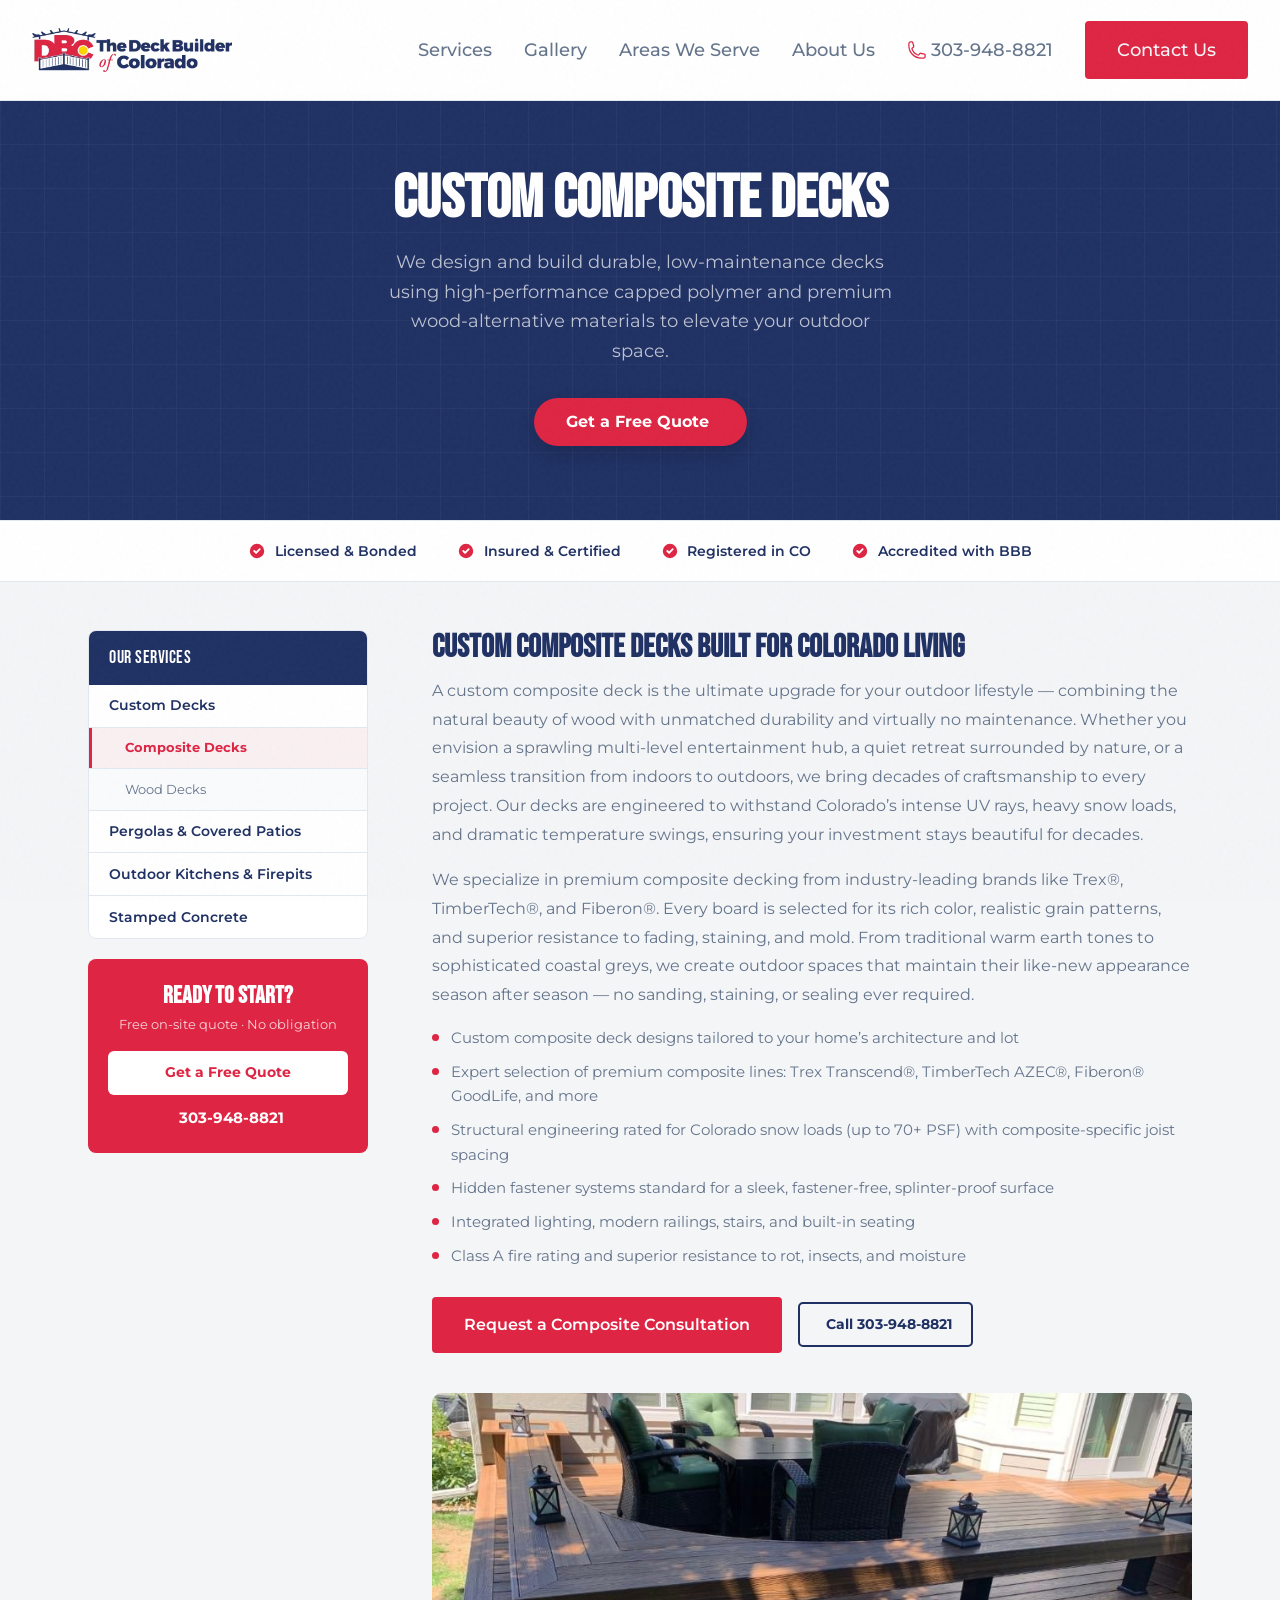
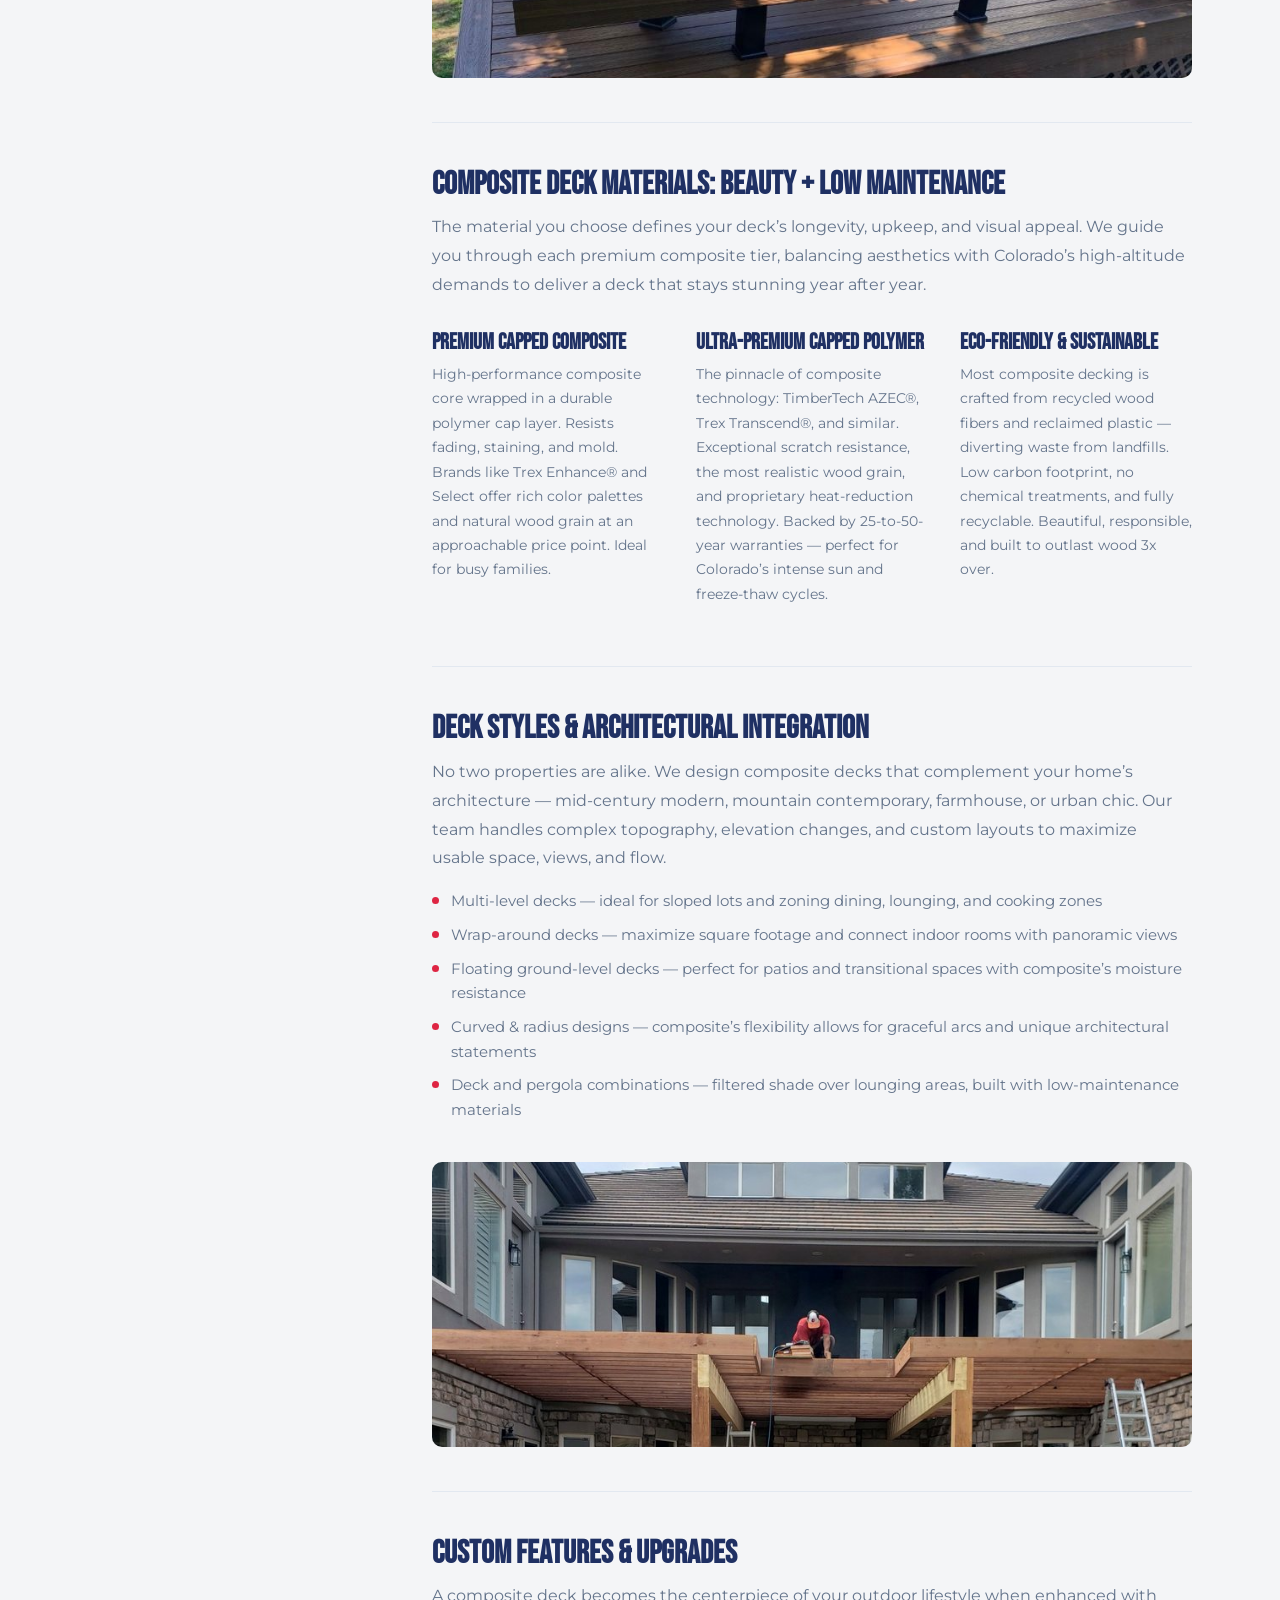
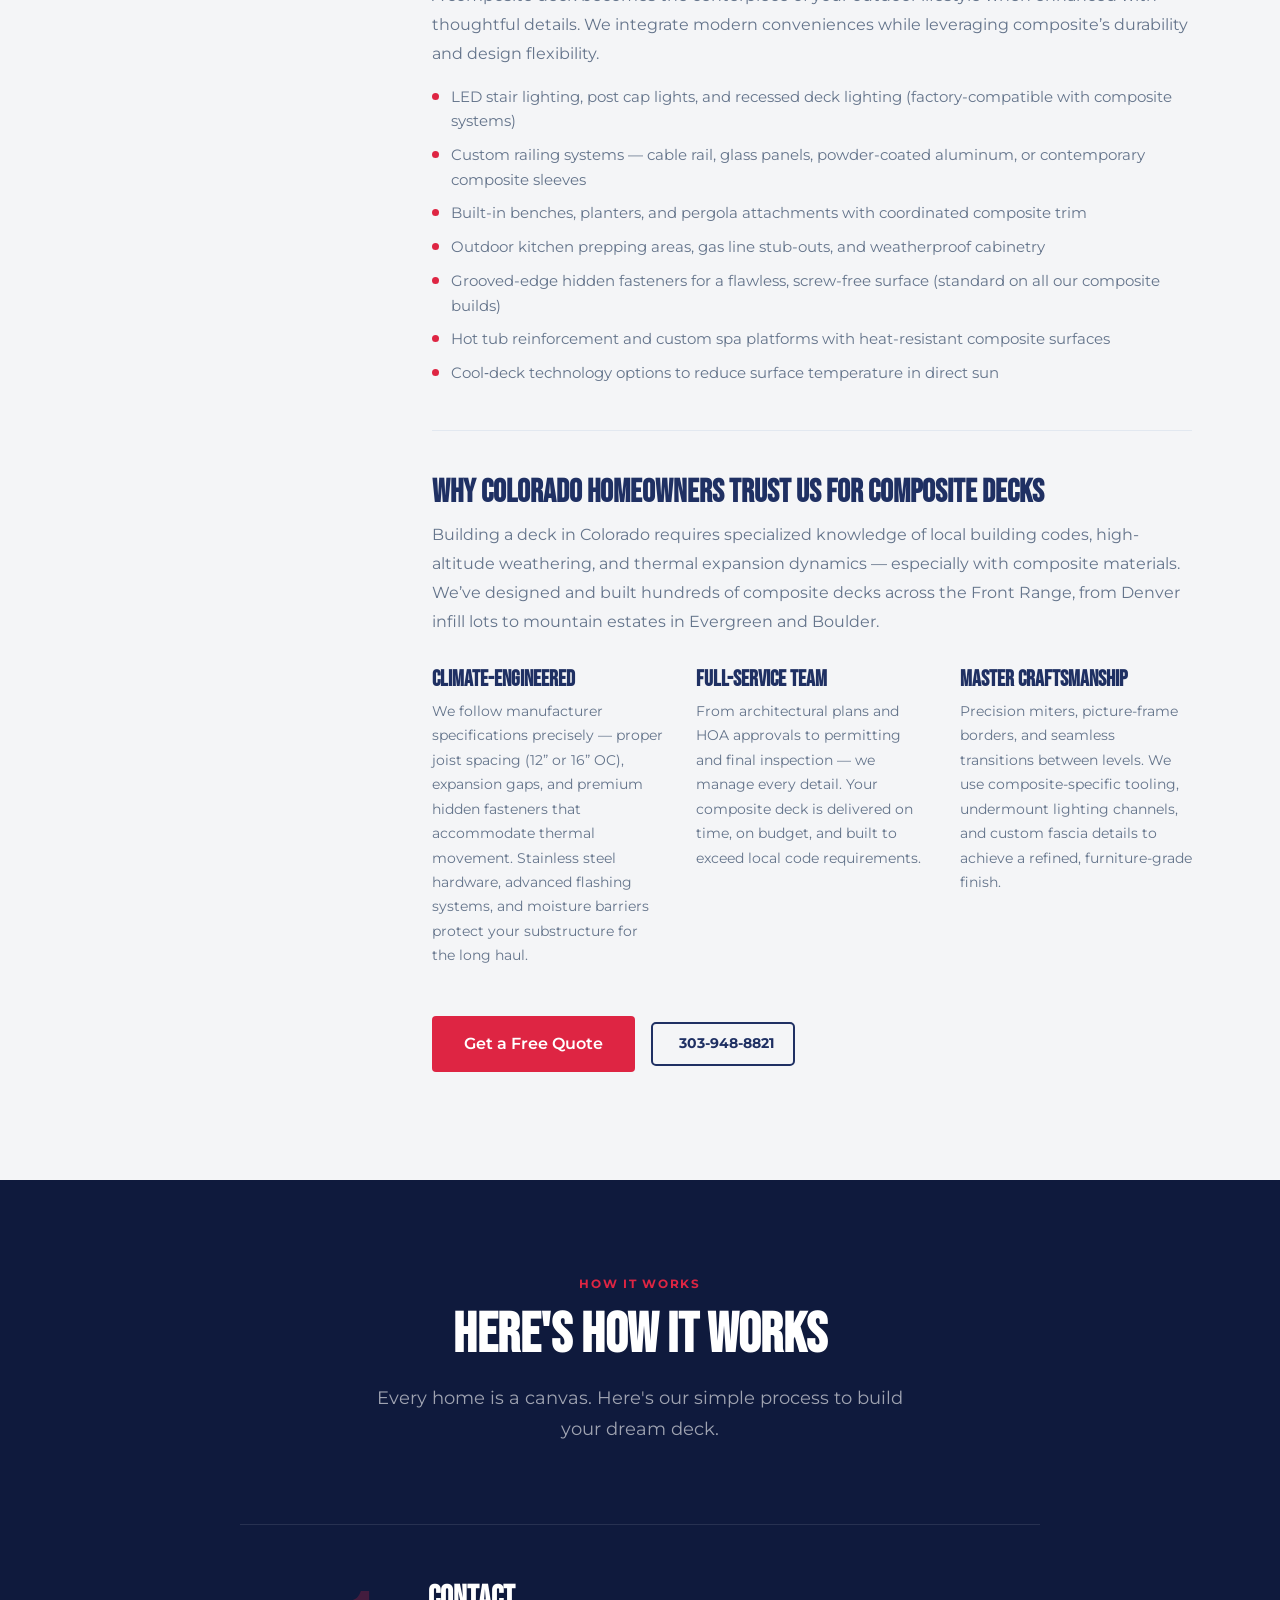
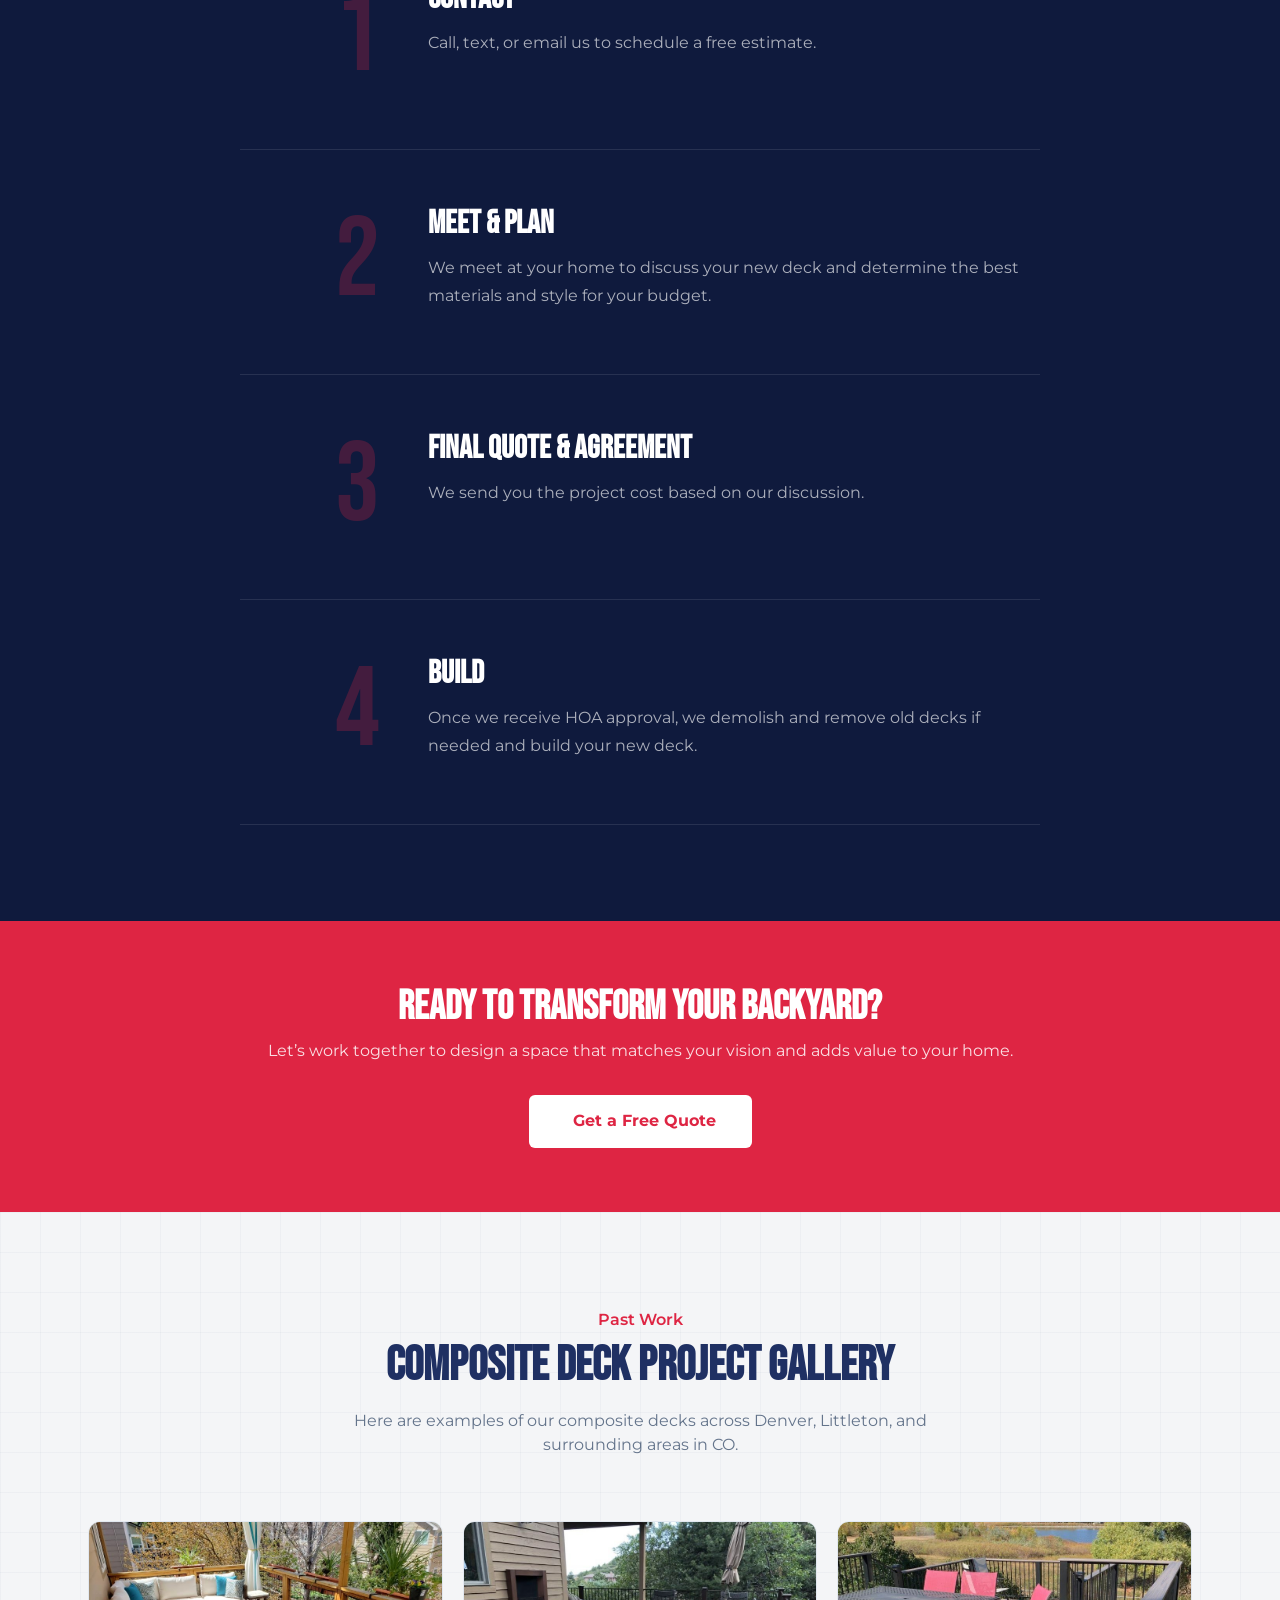
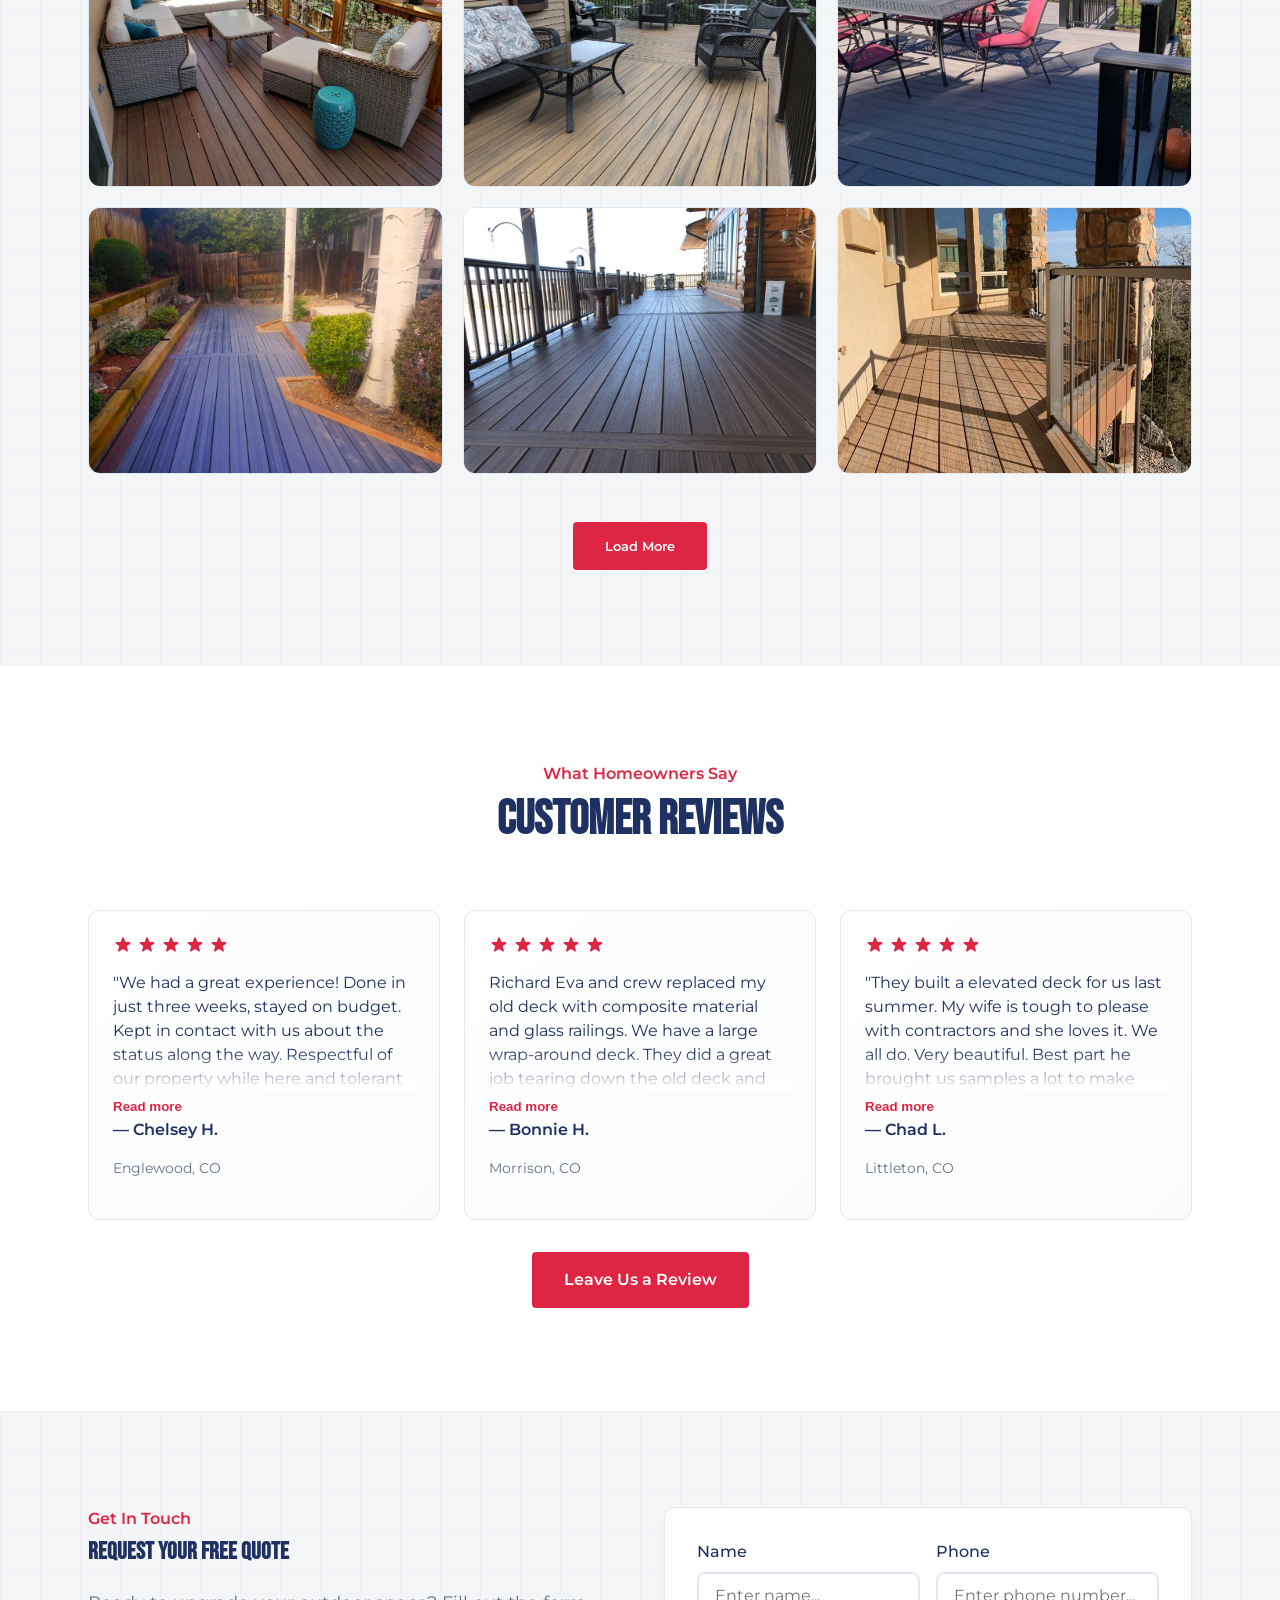
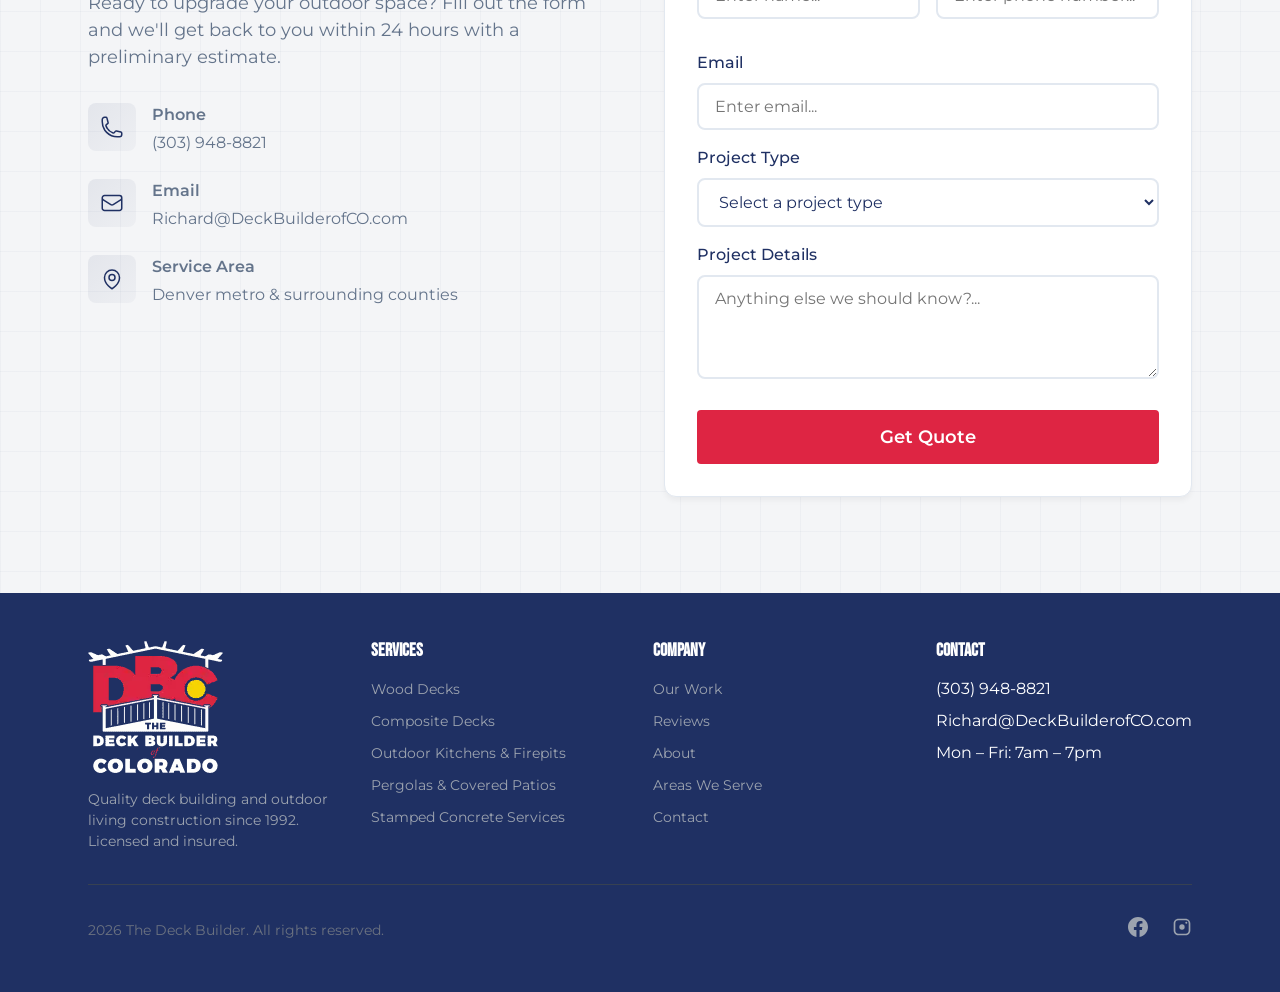
<file: composite-decks.html>
<!DOCTYPE html>
<html lang="en">

<head>
    <meta charset="UTF-8">
    <meta name="viewport" content="width=device-width, initial-scale=1.0">
    <title>Custom Composite Decks | The Deck Builder of Colorado</title>

    <!-- Meta tags -->
    <meta name="description" content="Expert composite deck builders serving Denver, Littleton, Highlands Ranch, Castle Rock and surrounding Colorado communities with durable low-maintenance decking solutions.">
    <meta name="keywords" content="composite decks Colorado, composite deck builder Denver, Trex deck builder Colorado, TimberTech decking Colorado, low maintenance decks Denver, composite deck contractor Littleton, Highlands Ranch composite decks, Castle Pines composite deck builder, Castle Rock deck contractor, Parker composite decking, Englewood deck company, Centennial composite decks, Lone Tree deck builder, Ken Caryl decking contractor, Morrison composite decks, Genesee deck builder, Evergreen composite decking, Conifer deck contractor, Lakewood composite deck builder, Golden deck company, custom composite decks Colorado, backyard decks Denver metro">

    <!-- CSS -->
    <link rel="stylesheet" href="css/base.css">
    <link rel="stylesheet" href="css/layout.css">
    <link rel="stylesheet" href="css/components.css">
    <link rel="stylesheet" href="css/services.css">

    <!-- Components -->
    <script src="./components/Navbar.js"></script>
    <script src="./components/Footer.js" defer></script>
    <script src="./components/ServicesSidebar.js" defer></script>
    <script src="./components/ServicesContent.js" defer></script>
    <script src="./components/Testimonials.js" defer></script>
    <script src="./components/Contact.js" defer></script>
    <script src="./components/Gallery.js" defer></script>

    <!-- JS -->
    <script src="./scripts/Projects.js"></script>
    <script src="./scripts/GalleryControls.js"></script>
    <script src="./scripts/TestimonialControls.js" defer></script>
    <script src="./scripts/InitMobileMenuFunctionality.js" defer></script>
    <script src="./scripts/InitScrollAnimations.js" defer></script>

    <!-- Google tag (gtag.js) -->
    <script async src="https://www.googletagmanager.com/gtag/js?id=AW-798596772"></script>
    <script>
        window.dataLayer = window.dataLayer || [];
        function gtag(){dataLayer.push(arguments);}
        gtag('js', new Date());

        gtag('config', 'AW-798596772');
    </script>

    <script src="./scripts/google_tags/ReportConversion.js" defer></script>
    <script src="./scripts/google_tags/ReportPhoneLead.js" defer></script>
</head>

<body>
    <div class="noise-overlay"></div>

    <!-- NAV -->
    <site-navbar></site-navbar>

    <!-- HERO - Composite Deck Focus -->
    <div class="sp-hero">
        <div class="sp-hero-inner">
            <h1 id="heroTitle">Custom Composite Decks</h1>
            <p class="sp-hero-sub" id="heroSub">
                We design and build durable, low-maintenance decks using high-performance capped polymer and premium wood-alternative materials to elevate your outdoor space.
            </p>
            <a href="#contact" class="btn-primary">Get a Free Quote <i class="fas fa-arrow-right"
                    style="margin-left:6px;"></i></a>
        </div>
    </div>

    <!-- TRUST BAR -->
    <section class="trust-bar">
        <div class="container trust-bar-inner">
            <div class="trust-item">
                <svg fill="currentColor" viewBox="0 0 20 20">
                    <path fill-rule="evenodd"
                        d="M10 18a8 8 0 100-16 8 8 0 000 16zm3.707-9.293a1 1 0 00-1.414-1.414L9 10.586 7.707 9.293a1 1 0 00-1.414 1.414l2 2a1 1 0 001.414 0l4-4z"
                        clip-rule="evenodd" />
                </svg>
                <span>Licensed &amp; Bonded</span>
            </div>
            <div class="trust-item">
                <svg fill="currentColor" viewBox="0 0 20 20">
                    <path fill-rule="evenodd"
                        d="M10 18a8 8 0 100-16 8 8 0 000 16zm3.707-9.293a1 1 0 00-1.414-1.414L9 10.586 7.707 9.293a1 1 0 00-1.414 1.414l2 2a1 1 0 001.414 0l4-4z"
                        clip-rule="evenodd" />
                </svg>
                <span>Insured &amp; Certified</span>
            </div>
            <div class="trust-item">
                <svg fill="currentColor" viewBox="0 0 20 20">
                    <path fill-rule="evenodd"
                        d="M10 18a8 8 0 100-16 8 8 0 000 16zm3.707-9.293a1 1 0 00-1.414-1.414L9 10.586 7.707 9.293a1 1 0 00-1.414 1.414l2 2a1 1 0 001.414 0l4-4z"
                        clip-rule="evenodd" />
                </svg>
                <span>Registered in CO</span>
            </div>
            <div class="trust-item">
                <svg fill="currentColor" viewBox="0 0 20 20">
                    <path fill-rule="evenodd"
                        d="M10 18a8 8 0 100-16 8 8 0 000 16zm3.707-9.293a1 1 0 00-1.414-1.414L9 10.586 7.707 9.293a1 1 0 00-1.414 1.414l2 2a1 1 0 001.414 0l4-4z"
                        clip-rule="evenodd" />
                </svg>
                <span>Accredited with BBB</span>
            </div>
        </div>
    </section>

    <!-- BODY: SIDEBAR + EDITORIAL CONTENT (FULLY UPDATED FOR COMPOSITE DECKS) -->
    <div class="sp-wrap">
        <div class="container sp-grid">
            <!-- SIDEBAR -->
            <services-sidebar></services-sidebar>

            <!-- MAIN CONTENT: COMPOSITE DECK SERVICE DETAILS -->
            <div class="sp-content" id="serviceContent">
                <h2>Custom Composite Decks Built for Colorado Living</h2>
                <p>
                    A custom composite deck is the ultimate upgrade for your outdoor lifestyle — combining the natural beauty of wood with unmatched durability and virtually no maintenance. Whether you envision a sprawling multi-level entertainment hub, a quiet retreat surrounded by nature, or a seamless transition from indoors to outdoors, we bring decades of craftsmanship to every project. Our decks are engineered to withstand Colorado’s intense UV rays, heavy snow loads, and dramatic temperature swings, ensuring your investment stays beautiful for decades.
                </p>
                <p>
                    We specialize in premium composite decking from industry-leading brands like Trex®, TimberTech®, and Fiberon®. Every board is selected for its rich color, realistic grain patterns, and superior resistance to fading, staining, and mold. From traditional warm earth tones to sophisticated coastal greys, we create outdoor spaces that maintain their like-new appearance season after season — no sanding, staining, or sealing ever required.
                </p>

                <ul class="sp-list">
                    <li>Custom composite deck designs tailored to your home’s architecture and lot</li>
                    <li>Expert selection of premium composite lines: Trex Transcend®, TimberTech AZEC®, Fiberon® GoodLife, and more</li>
                    <li>Structural engineering rated for Colorado snow loads (up to 70+ PSF) with composite-specific joist spacing</li>
                    <li>Hidden fastener systems standard for a sleek, fastener-free, splinter-proof surface</li>
                    <li>Integrated lighting, modern railings, stairs, and built-in seating</li>
                    <li>Class A fire rating and superior resistance to rot, insects, and moisture</li>
                </ul>

                <div class="inline-cta">
                    <a href="#contact" class="btn-primary">Request a Composite Consultation</a>
                    <a href="tel:+13039488821" class="btn-outline" onclick="return gtag_report_phone_conversion('tel:+13039488821');">
                    <i class="fas fa-phone"></i> Call 303-948-8821
                    </a>
                </div>

                <div class="sp-img-break">
                    <img
                        src="./images/projects/compositedeck-project7.1.jpg"
                        alt="Stunning composite deck with multi-level design and modern cable railing in Colorado"
                        style="object-fit: cover; object-position: center 30%;"
                        onerror="this.src='https://placehold.co/1200x600/3a5e3a/e0d6b0?text=Custom+Composite+Deck+Gallery';"
                    >
                </div>

                <h2>Composite Deck Materials: Beauty + Low Maintenance</h2>
                <p>
                    The material you choose defines your deck’s longevity, upkeep, and visual appeal. We guide you through each premium composite tier, balancing aesthetics with Colorado’s high-altitude demands to deliver a deck that stays stunning year after year.
                </p>

                <div class="value-cols">
                    <div class="value-col">
                    <h3>Premium Capped Composite</h3>
                    <p>
                        High-performance composite core wrapped in a durable polymer cap layer. Resists fading, staining, and mold. Brands like Trex Enhance® and Select offer rich color palettes and natural wood grain at an approachable price point. Ideal for busy families.
                    </p>
                    </div>
                    <div class="value-col">
                    <h3>Ultra-Premium Capped Polymer</h3>
                    <p>
                        The pinnacle of composite technology: TimberTech AZEC®, Trex Transcend®, and similar. Exceptional scratch resistance, the most realistic wood grain, and proprietary heat-reduction technology. Backed by 25-to-50-year warranties — perfect for Colorado’s intense sun and freeze-thaw cycles.
                    </p>
                    </div>
                    <div class="value-col">
                    <h3>Eco-Friendly & Sustainable</h3>
                    <p>
                        Most composite decking is crafted from recycled wood fibers and reclaimed plastic — diverting waste from landfills. Low carbon footprint, no chemical treatments, and fully recyclable. Beautiful, responsible, and built to outlast wood 3x over.
                    </p>
                    </div>
                </div>

                <h2>Deck Styles & Architectural Integration</h2>
                <p>
                    No two properties are alike. We design composite decks that complement your home’s architecture — mid-century modern, mountain contemporary, farmhouse, or urban chic. Our team handles complex topography, elevation changes, and custom layouts to maximize usable space, views, and flow.
                </p>

                <ul class="sp-list">
                    <li>Multi-level decks — ideal for sloped lots and zoning dining, lounging, and cooking zones</li>
                    <li>Wrap-around decks — maximize square footage and connect indoor rooms with panoramic views</li>
                    <li>Floating ground-level decks — perfect for patios and transitional spaces with composite’s moisture resistance</li>
                    <li>Curved & radius designs — composite’s flexibility allows for graceful arcs and unique architectural statements</li>
                    <li>Deck and pergola combinations — filtered shade over lounging areas, built with low-maintenance materials</li>
                </ul>

                <div class="sp-img-break">
                    <img
                        src="./images/projects/compositedeck-project8.2.jpg"
                        alt="Multi-level composite deck with contemporary aluminum railing and integrated LED lighting"
                        style="object-fit: cover; object-position: center 20%;"
                        onerror="this.src='https://placehold.co/1200x600/3a5e3a/e0d6b0?text=Multi-Level+Composite+Deck';"
                    >
                </div>

                <h2>Custom Features & Upgrades</h2>
                <p>
                    A composite deck becomes the centerpiece of your outdoor lifestyle when enhanced with thoughtful details. We integrate modern conveniences while leveraging composite’s durability and design flexibility.
                </p>

                <ul class="sp-list">
                    <li>LED stair lighting, post cap lights, and recessed deck lighting (factory-compatible with composite systems)</li>
                    <li>Custom railing systems — cable rail, glass panels, powder-coated aluminum, or contemporary composite sleeves</li>
                    <li>Built-in benches, planters, and pergola attachments with coordinated composite trim</li>
                    <li>Outdoor kitchen prepping areas, gas line stub-outs, and weatherproof cabinetry</li>
                    <li>Grooved-edge hidden fasteners for a flawless, screw-free surface (standard on all our composite builds)</li>
                    <li>Hot tub reinforcement and custom spa platforms with heat-resistant composite surfaces</li>
                    <li>Cool‑deck technology options to reduce surface temperature in direct sun</li>
                </ul>

                <h2>Why Colorado Homeowners Trust Us for Composite Decks</h2>
                <p>
                    Building a deck in Colorado requires specialized knowledge of local building codes, high-altitude weathering, and thermal expansion dynamics — especially with composite materials. We’ve designed and built hundreds of composite decks across the Front Range, from Denver infill lots to mountain estates in Evergreen and Boulder.
                </p>

                <div class="value-cols">
                    <div class="value-col">
                    <h3>Climate-Engineered</h3>
                    <p>
                        We follow manufacturer specifications precisely — proper joist spacing (12” or 16” OC), expansion gaps, and premium hidden fasteners that accommodate thermal movement. Stainless steel hardware, advanced flashing systems, and moisture barriers protect your substructure for the long haul.
                    </p>
                    </div>
                    <div class="value-col">
                    <h3>Full-Service Team</h3>
                    <p>
                        From architectural plans and HOA approvals to permitting and final inspection — we manage every detail. Your composite deck is delivered on time, on budget, and built to exceed local code requirements.
                    </p>
                    </div>
                    <div class="value-col">
                    <h3>Master Craftsmanship</h3>
                    <p>
                        Precision miters, picture-frame borders, and seamless transitions between levels. We use composite-specific tooling, undermount lighting channels, and custom fascia details to achieve a refined, furniture-grade finish.
                    </p>
                    </div>
                </div>

                <div class="inline-cta" style="margin-top:2rem;">
                    <a href="#contact" class="btn-primary">Get a Free Quote</a>
                    <a href="tel:+13039488821" class="btn-outline" onclick="return gtag_report_phone_conversion('tel:+13039488821');">
                    <i class="fas fa-phone"></i> 303-948-8821
                    </a>
                </div>

            </div>
        </div>
    </div>

    <!-- GALLERY COMPONENT: Updated for Composite Deck Projects -->
    <services-content 
        gallery-title="Past Work"
        gallery-subtitle="Composite Deck Project Gallery"
        gallery-description="Here are examples of our composite decks across Denver, Littleton, and surrounding areas in CO."
        gallery-filters="composite-deck"
    ></services-content>
    
    <site-footer></site-footer>

    <script>
        window.onload = function () {
            // Display composite deck projects from gallery (category must match Projects.js)
            // Using 'composite' as category — adapt to your actual category name if needed.
            displayGallery('composite-deck');

            // Activate the correct sidebar item for composite decks
            function activateSidebar(text) {
                const link = [...document.querySelectorAll(".sb-tree a")].find(a => a.textContent.trim().startsWith(text));
                if (link) link.classList.add("active");
            }
            activateSidebar("Composite Decks");
        };
    </script>
</body>

</html>
</file>
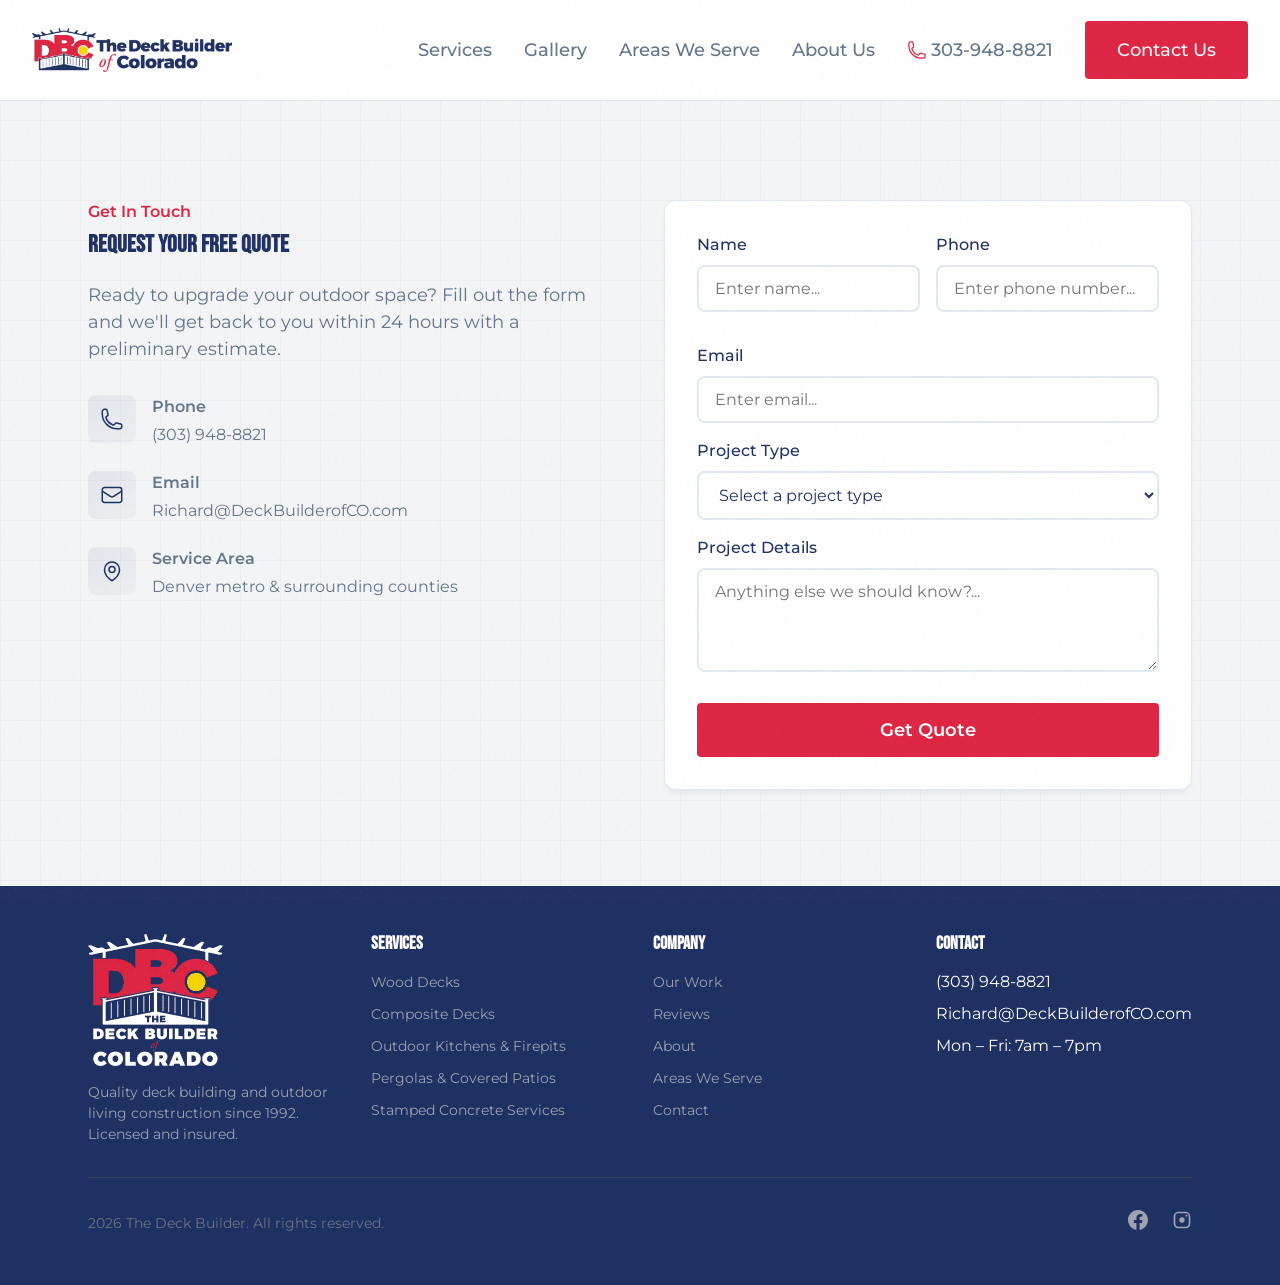
<file: contact-us.html>
<!DOCTYPE html>
<html lang="en">

<head>
    <meta charset="UTF-8">
    <meta name="viewport" content="width=device-width, initial-scale=1.0">
    <title>The Deck Builder | Custom Deck Construction</title>

    <!-- Meta Tags -->
    <meta name="description" content="Contact our experienced Colorado deck builders for custom decks, pergolas, outdoor kitchens, firepits and stamped concrete services throughout the Denver metro area.">
    <meta name="keywords" content="contact deck builder Colorado, deck contractor near me, Denver deck builder contact, Littleton deck estimates, Highlands Ranch deck contractor, Castle Rock deck company, Parker deck contractor, Englewood deck builder, Centennial deck builder, Lone Tree deck contractor, Morrison deck company, Evergreen deck builder, Golden deck contractor, Lakewood deck builder, Colorado outdoor living contractor, custom deck consultation Colorado, deck quote Denver metro">

    <!-- Modular CSS -->
    <link rel="stylesheet" href="./css/base.css">
    <link rel="stylesheet" href="./css/components.css">
    <link rel="stylesheet" href="./css/layout.css">
    <link rel="stylesheet" href="./css/hero.css">

    <!-- Components -->
    <script src="./components/Navbar.js"></script>
    <script src="./components/Footer.js"></script>
    <script src="./components/Contact.js"></script>

    <!-- JS -->
    <script src="./scripts/TestimonialControls.js" defer></script>

    <!-- Google tag (gtag.js) -->
    <script async src="https://www.googletagmanager.com/gtag/js?id=AW-798596772"></script>
    <script>
        window.dataLayer = window.dataLayer || [];
        function gtag(){dataLayer.push(arguments);}
        gtag('js', new Date());

        gtag('config', 'AW-798596772');
    </script>

    <script src="./scripts/google_tags/ReportConversion.js" defer></script>
    <script src="./scripts/google_tags/ReportPhoneLead.js" defer></script>
</head>

<body>
    <div class="noise-overlay" aria-hidden="true"></div>

    <site-navbar></site-navbar>

    <!-- Contact -->
    <section id="contact" class="section section-pattern" style="padding-top: 200px;">
        <site-contact></site-contact>
    </section>

    <site-footer></site-footer>
    
    <!-- Success Modal -->
    <div id="successModal" class="modal-overlay">
        <div class="modal-content">
            <div class="modal-icon"><svg fill="none" stroke="currentColor" stroke-width="2" viewBox="0 0 24 24">
                    <path stroke-linecap="round" stroke-linejoin="round" d="M5 13l4 4L19 7" />
                </svg></div>
            <h3>Quote Request Sent</h3>
            <p>Thanks for reaching out. We'll review your project details and get back to you within 24 hours.</p>
            <button id="closeModal" class="btn-primary">Got It</button>
        </div>
    </div>
    <script>
        
    </script>
</body>

</html>
</file>
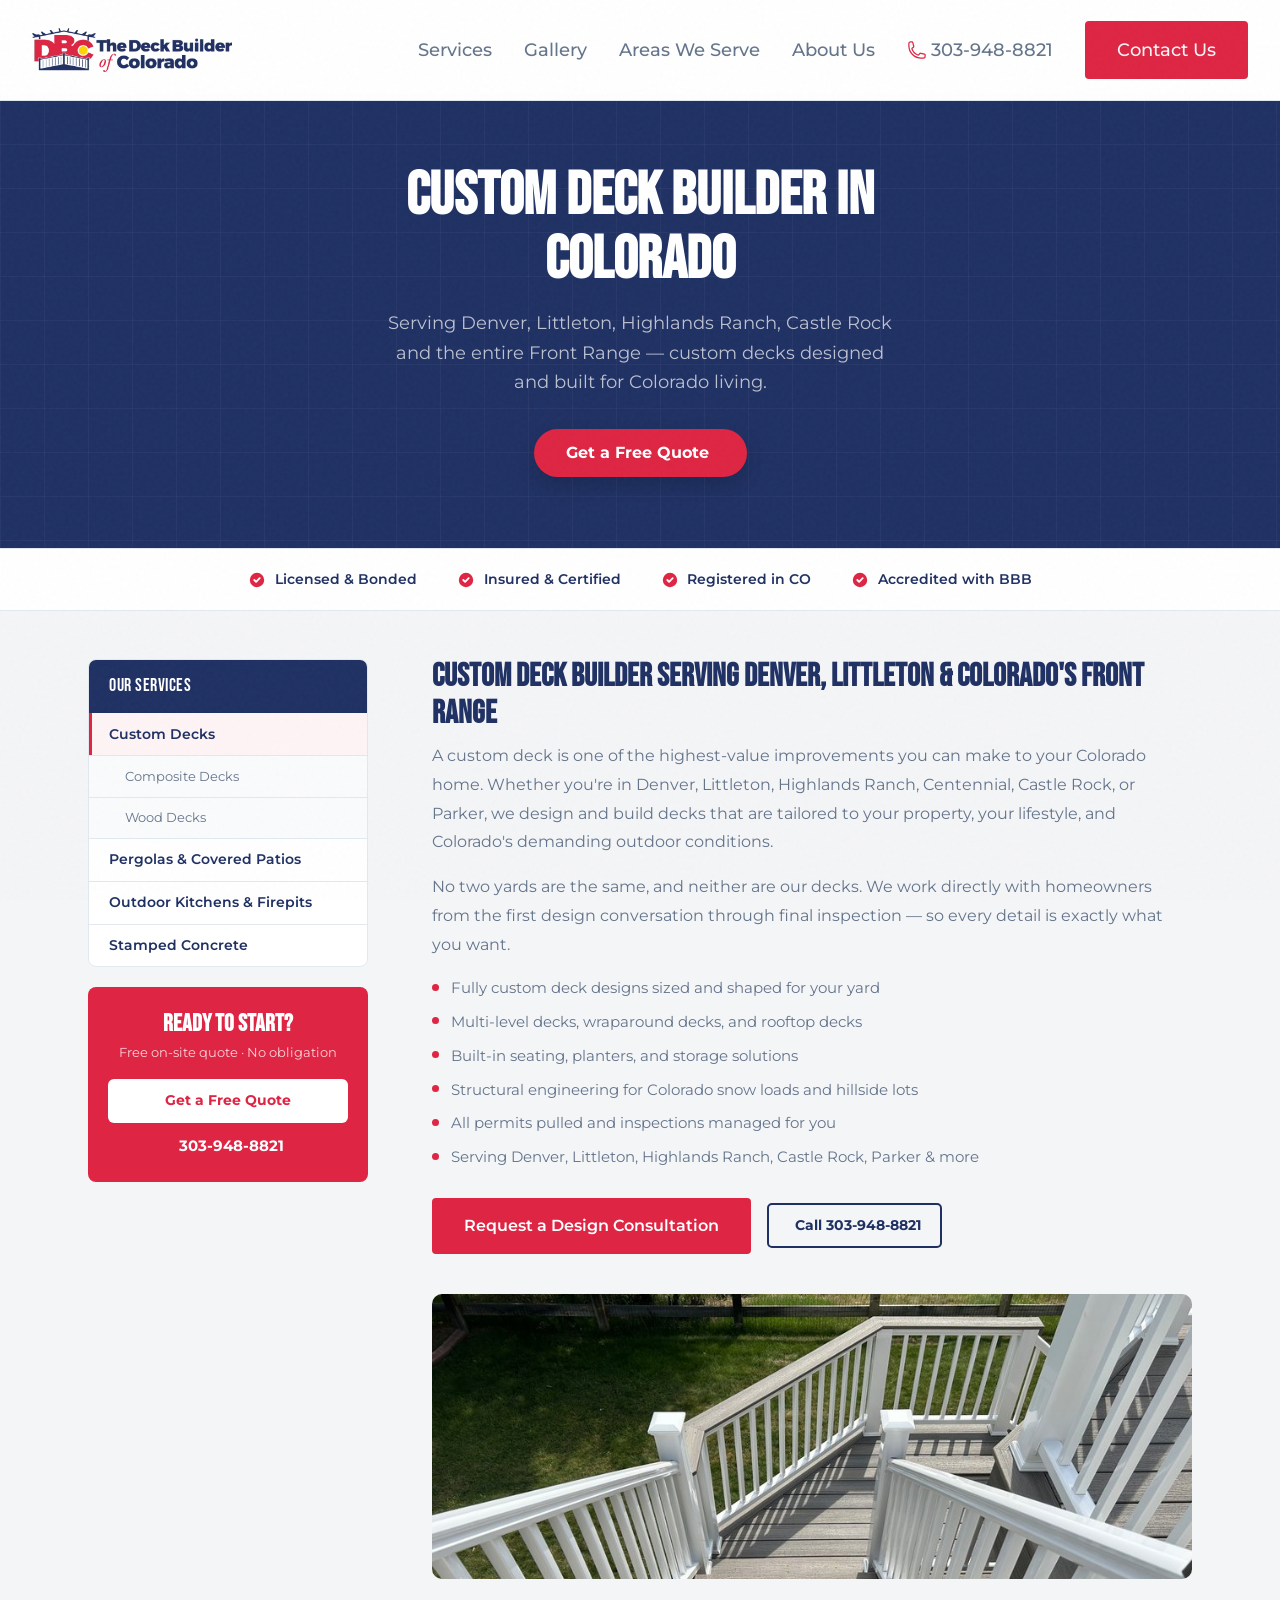
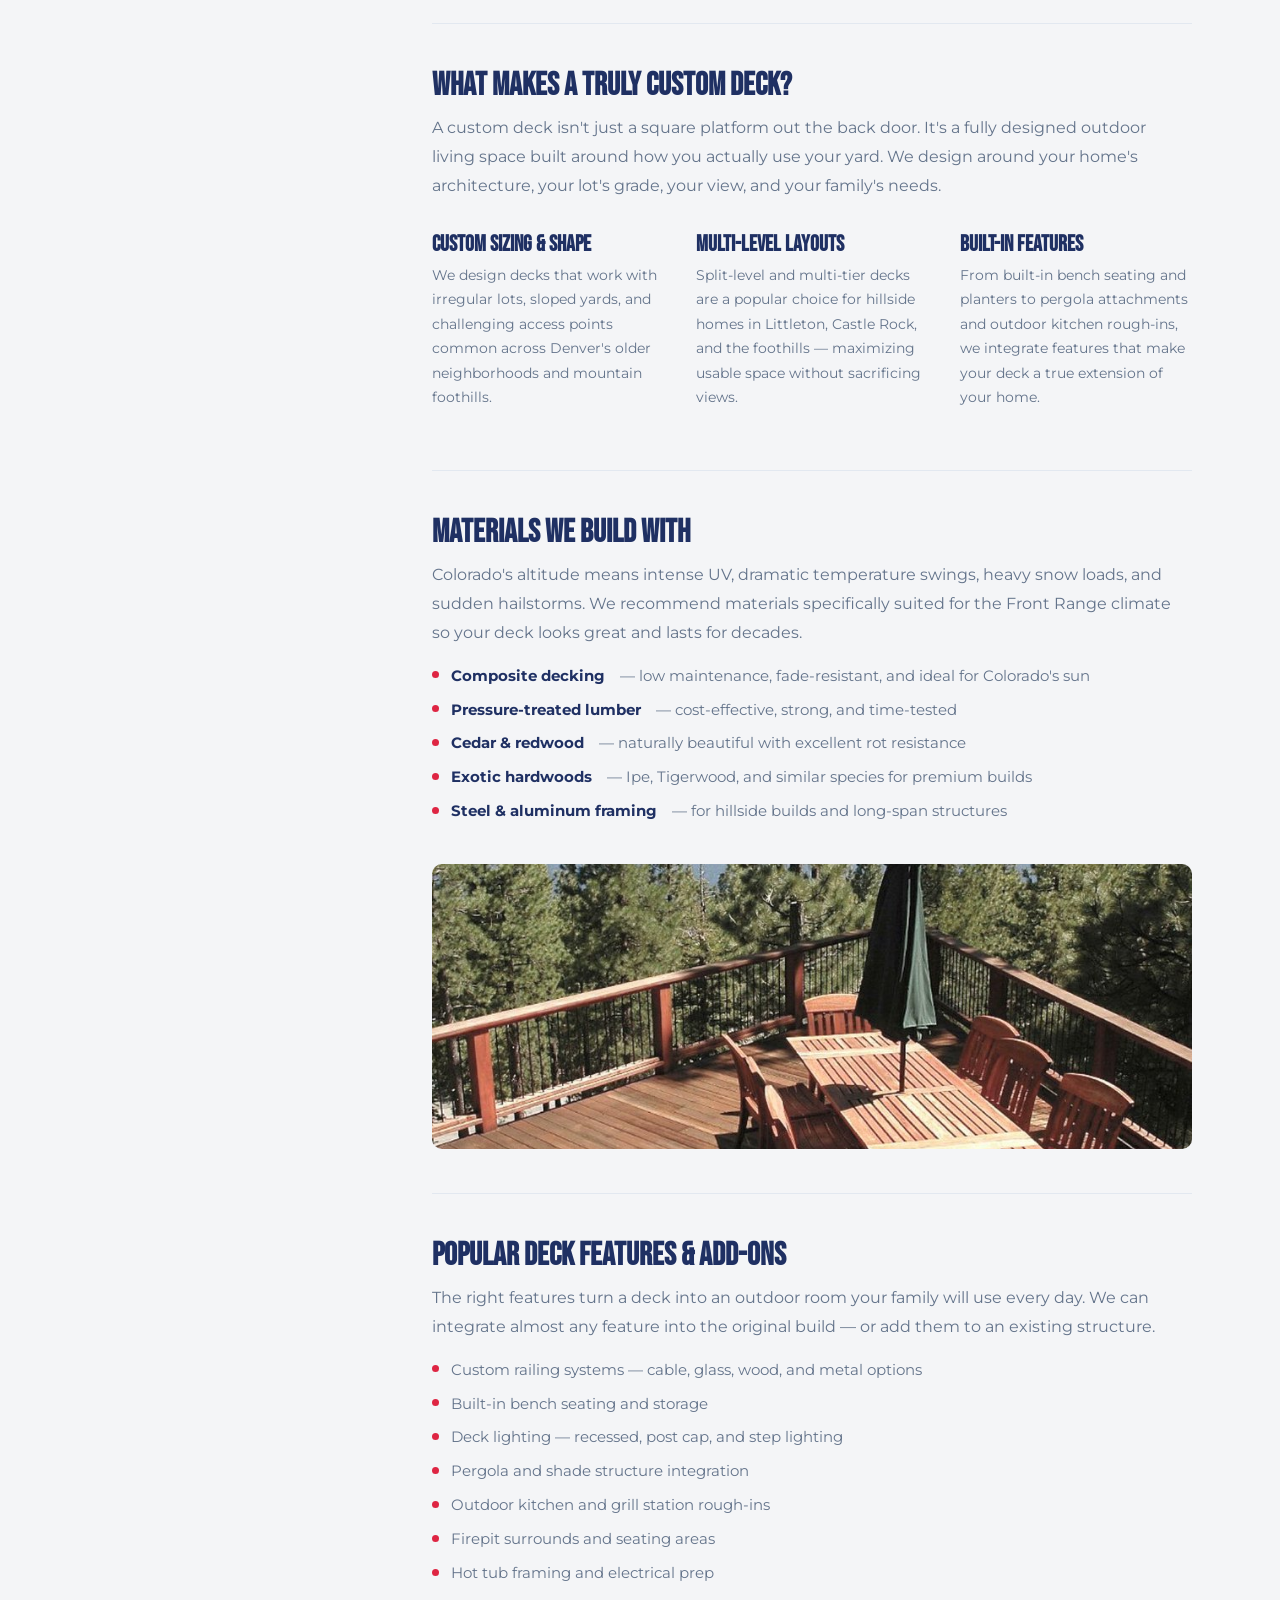
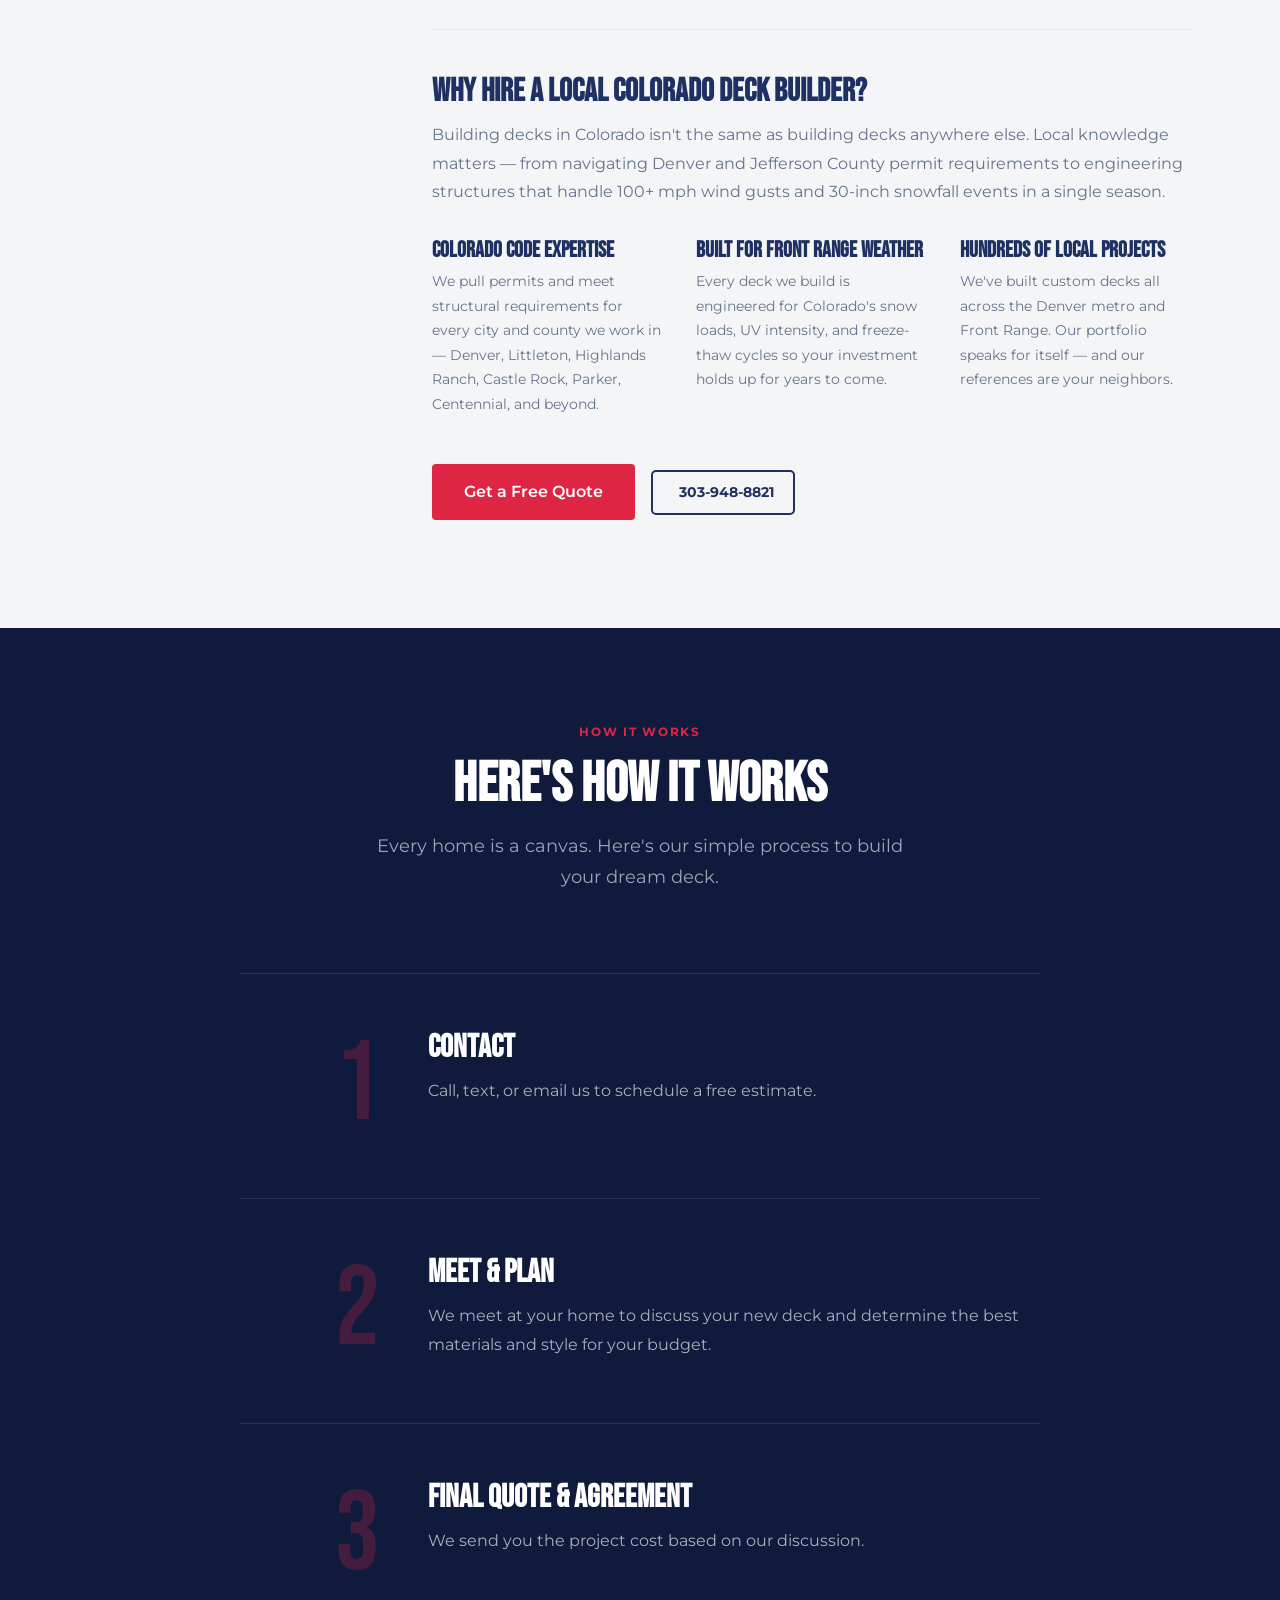
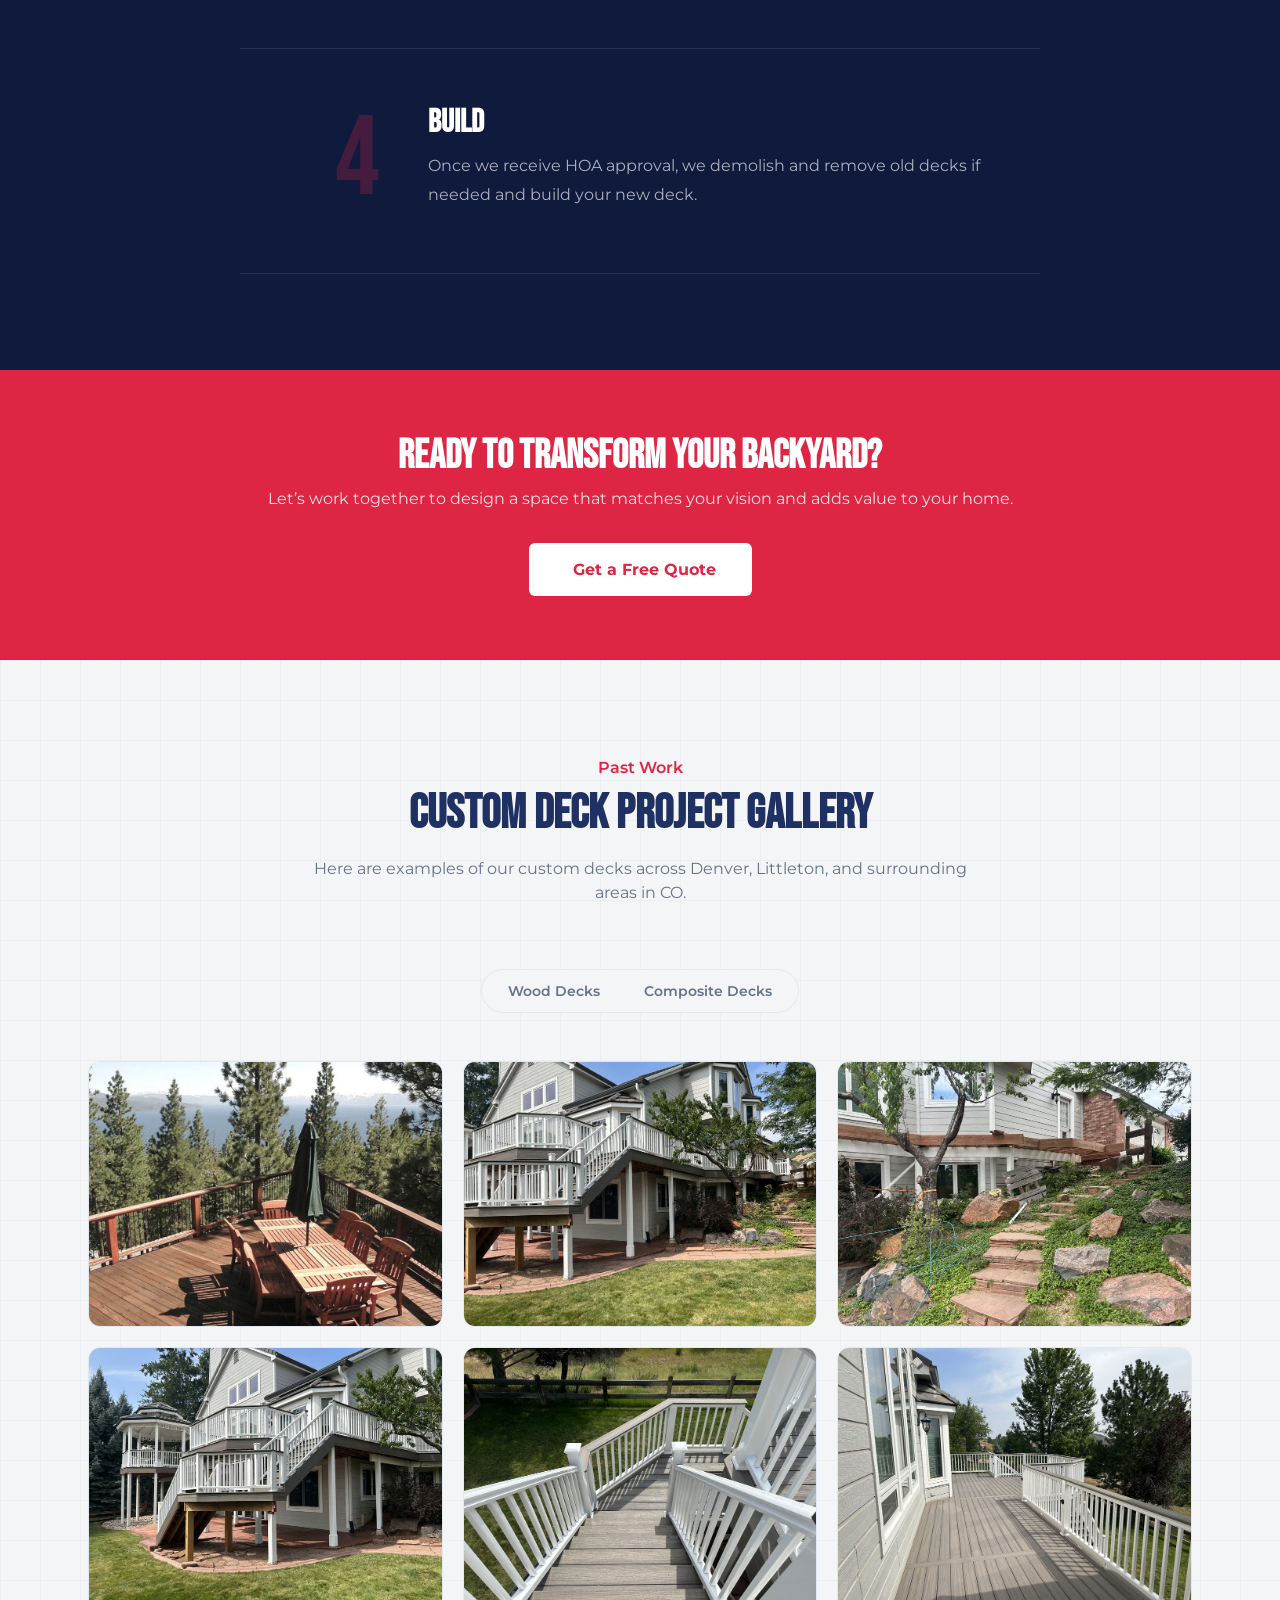
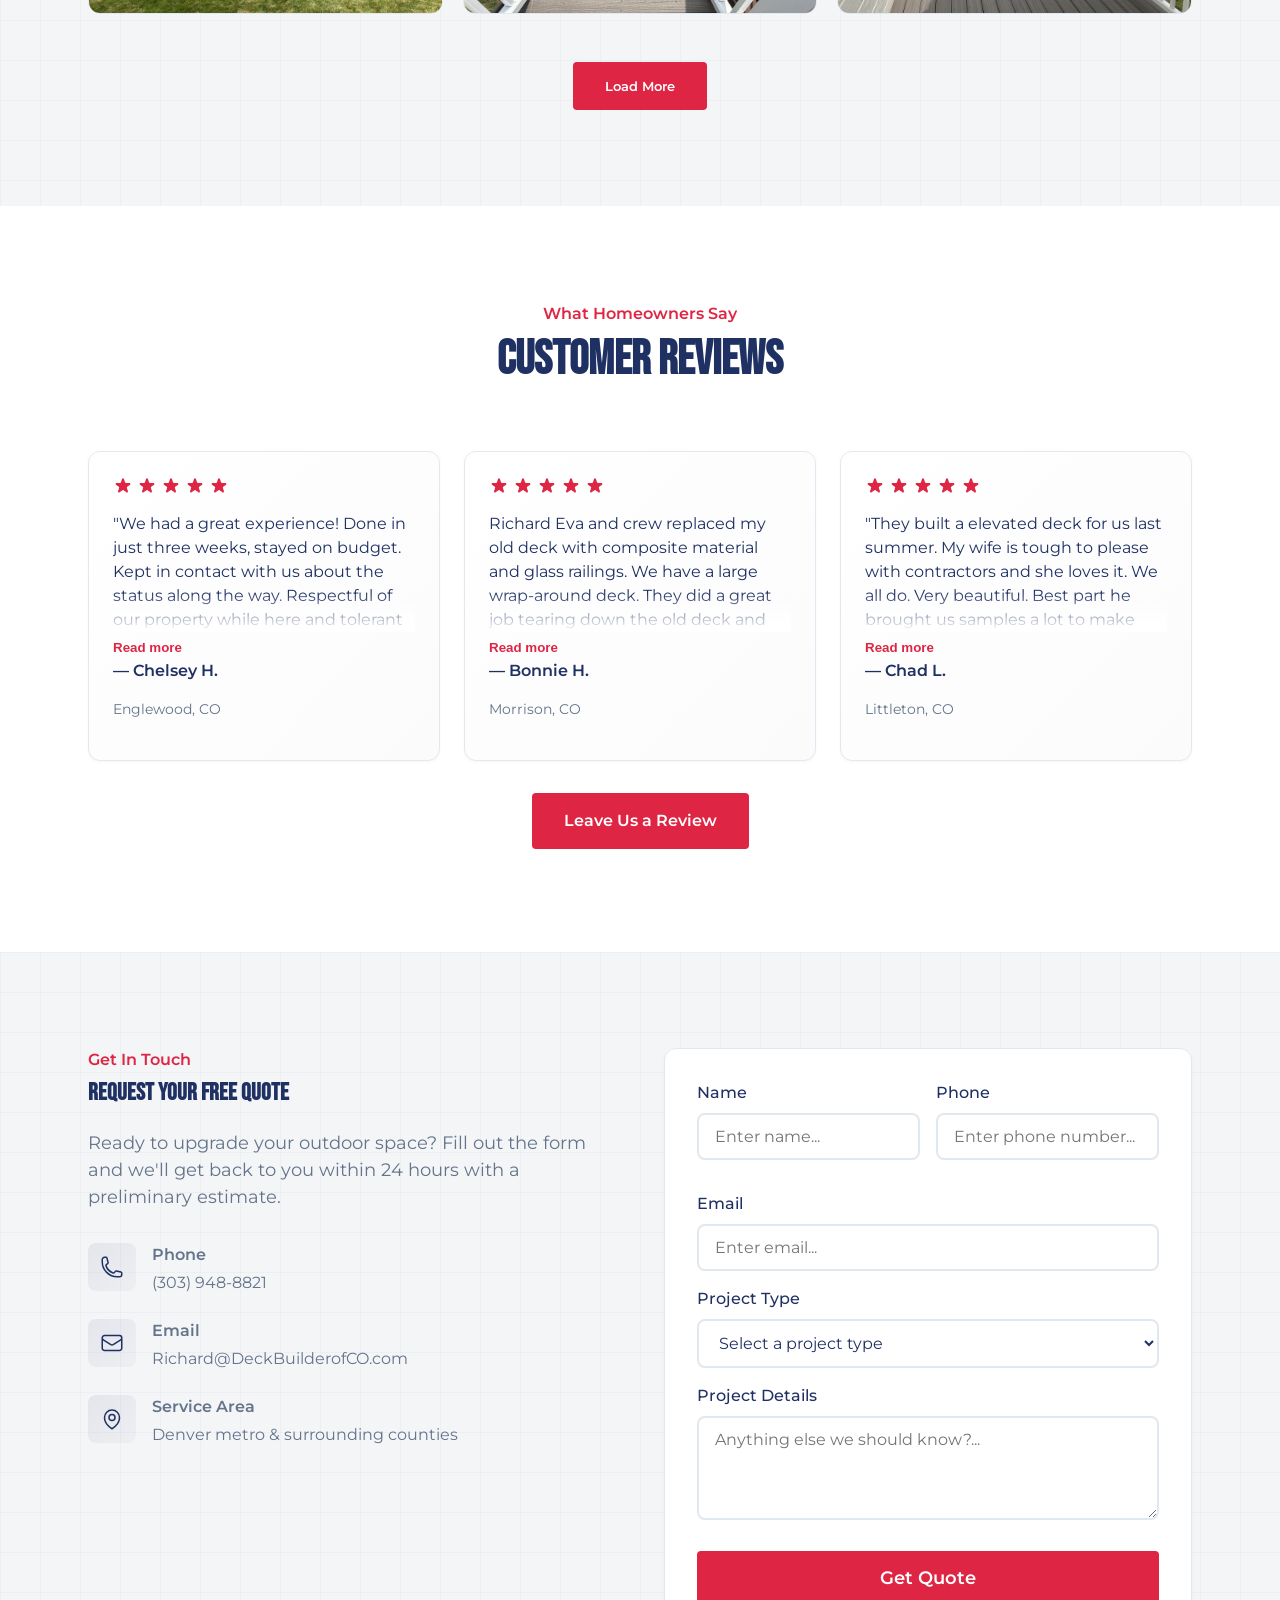
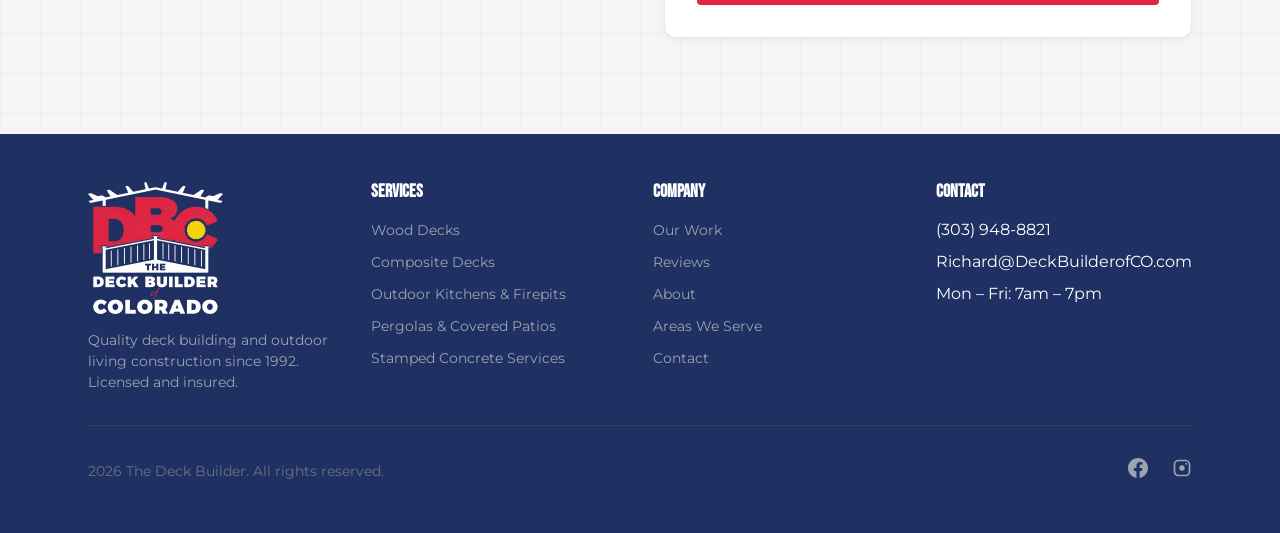
<file: custom-decks.html>
<!DOCTYPE html>
<html lang="en">

<head>
    <meta charset="UTF-8">
    <meta name="viewport" content="width=device-width, initial-scale=1.0">
    <title>Custom Deck Builder in Denver, Littleton & Colorado Front Range | The Deck Builder of Colorado</title>
    
    <!-- Meta tags -->
    <meta name="description" content="Custom deck builders serving Littleton, Highlands Ranch, Castle Rock, Parker, Denver and surrounding Colorado communities with premium wood and composite decks.">
    <meta name="keywords" content="custom decks Colorado, custom deck builder Denver, composite deck builder Colorado, wood deck contractor Littleton, Highlands Ranch custom decks, Castle Pines deck builder, Castle Rock deck contractor, Parker deck builder, Englewood custom decks, Centennial deck company, Lone Tree deck builder, Ken Caryl deck contractor, Morrison deck builder, Genesee deck company, Evergreen deck builder, Conifer deck contractor, Lakewood deck builder, Golden custom decks, Denver deck construction, Trex deck builder Colorado, outdoor deck installation Colorado">

    <!-- CSS -->
    <link rel="stylesheet" href="css/base.css">
    <link rel="stylesheet" href="css/layout.css">
    <link rel="stylesheet" href="css/components.css">
    <link rel="stylesheet" href="css/services.css">

    <!-- Components -->
    <script src="./components/Navbar.js"></script>
    <script src="./components/Footer.js" defer></script>
    <script src="./components/ServicesSidebar.js" defer></script>
    <script src="./components/ServicesContent.js" defer></script>
    <script src="./components/Testimonials.js" defer></script>
    <script src="./components/Contact.js" defer></script>
    <script src="./components/Gallery.js" defer></script>

    <!-- JS -->
    <script src="./scripts/Projects.js"></script>
    <script src="./scripts/GalleryControls.js"></script>
    <script src="./scripts/TestimonialControls.js" defer></script>
    <script src="./scripts/InitMobileMenuFunctionality.js" defer></script>
    <script src="./scripts/InitScrollAnimations.js" defer></script>

    <!-- Google tag (gtag.js) -->
    <script async src="https://www.googletagmanager.com/gtag/js?id=AW-798596772"></script>
    <script>
        window.dataLayer = window.dataLayer || [];
        function gtag(){dataLayer.push(arguments);}
        gtag('js', new Date());

        gtag('config', 'AW-798596772');
    </script>

    <script src="./scripts/google_tags/ReportConversion.js" defer></script>
    <script src="./scripts/google_tags/ReportPhoneLead.js" defer></script>
</head>

<body>
    <div class="noise-overlay"></div>

    <!-- NAV -->
    <site-navbar></site-navbar>

    <!-- HERO - Custom Deck Focus -->
    <div class="sp-hero">
        <div class="sp-hero-inner">
            <h1 id="heroTitle">Custom Deck Builder in Colorado</h1>
            <p class="sp-hero-sub" id="heroSub">
                Serving Denver, Littleton, Highlands Ranch, Castle Rock and the entire Front Range —
                custom decks designed and built for Colorado living.
            </p>
            <a href="#contact" class="btn-primary">Get a Free Quote <i class="fas fa-arrow-right"
                    style="margin-left:6px;"></i></a>
        </div>
    </div>

    <!-- TRUST BAR -->
    <section class="trust-bar">
        <div class="container trust-bar-inner">
            <div class="trust-item">
                <svg fill="currentColor" viewBox="0 0 20 20">
                    <path fill-rule="evenodd"
                        d="M10 18a8 8 0 100-16 8 8 0 000 16zm3.707-9.293a1 1 0 00-1.414-1.414L9 10.586 7.707 9.293a1 1 0 00-1.414 1.414l2 2a1 1 0 001.414 0l4-4z"
                        clip-rule="evenodd" />
                </svg>
                <span>Licensed &amp; Bonded</span>
            </div>
            <div class="trust-item">
                <svg fill="currentColor" viewBox="0 0 20 20">
                    <path fill-rule="evenodd"
                        d="M10 18a8 8 0 100-16 8 8 0 000 16zm3.707-9.293a1 1 0 00-1.414-1.414L9 10.586 7.707 9.293a1 1 0 00-1.414 1.414l2 2a1 1 0 001.414 0l4-4z"
                        clip-rule="evenodd" />
                </svg>
                <span>Insured &amp; Certified</span>
            </div>
            <div class="trust-item">
                <svg fill="currentColor" viewBox="0 0 20 20">
                    <path fill-rule="evenodd"
                        d="M10 18a8 8 0 100-16 8 8 0 000 16zm3.707-9.293a1 1 0 00-1.414-1.414L9 10.586 7.707 9.293a1 1 0 00-1.414 1.414l2 2a1 1 0 001.414 0l4-4z"
                        clip-rule="evenodd" />
                </svg>
                <span>Registered in CO</span>
            </div>
            <div class="trust-item">
                <svg fill="currentColor" viewBox="0 0 20 20">
                    <path fill-rule="evenodd"
                        d="M10 18a8 8 0 100-16 8 8 0 000 16zm3.707-9.293a1 1 0 00-1.414-1.414L9 10.586 7.707 9.293a1 1 0 00-1.414 1.414l2 2a1 1 0 001.414 0l4-4z"
                        clip-rule="evenodd" />
                </svg>
                <span>Accredited with BBB</span>
            </div>
        </div>
    </section>

    <!-- BODY: SIDEBAR + EDITORIAL CONTENT (CUSTOM DECK) -->
    <div class="sp-wrap">
        <div class="container sp-grid">
            <!-- SIDEBAR -->
            <services-sidebar></services-sidebar>

            <!-- MAIN CONTENT: CUSTOM DECK SERVICE DETAILS -->
            <div class="sp-content" id="serviceContent">
                <h2>Custom Deck Builder Serving Denver, Littleton &amp; Colorado's Front Range</h2>
                <p>
                    A custom deck is one of the highest-value improvements you can make to your Colorado home.
                    Whether you're in Denver, Littleton, Highlands Ranch, Centennial, Castle Rock, or Parker,
                    we design and build decks that are tailored to your property, your lifestyle, and
                    Colorado's demanding outdoor conditions.
                </p>
                <p>
                    No two yards are the same, and neither are our decks. We work directly with homeowners
                    from the first design conversation through final inspection — so every detail is exactly
                    what you want.
                </p>

                <ul class="sp-list">
                    <li>Fully custom deck designs sized and shaped for your yard</li>
                    <li>Multi-level decks, wraparound decks, and rooftop decks</li>
                    <li>Built-in seating, planters, and storage solutions</li>
                    <li>Structural engineering for Colorado snow loads and hillside lots</li>
                    <li>All permits pulled and inspections managed for you</li>
                    <li>Serving Denver, Littleton, Highlands Ranch, Castle Rock, Parker &amp; more</li>
                </ul>

                <div class="inline-cta">
                    <a href="#contact" class="btn-primary">Request a Design Consultation</a>
                    <a href="tel:+13039488821" class="btn-outline" onclick="return gtag_report_phone_conversion('tel:+13039488821');">
                        <i class="fas fa-phone"></i> Call 303-948-8821
                    </a>
                </div>

                <div class="sp-img-break">
                    <img
                        src="./images/projects/wooddeck-project2.4.jpeg"
                        alt="Custom deck builder Denver Colorado"
                        style="object-fit: cover; object-position: center 30%;"
                        onerror="this.src='https://placehold.co/1200x600/2c3e2f/e9d6a7?text=Custom+Deck+Gallery';"
                    >
                </div>

                <h2>What Makes a Truly Custom Deck?</h2>
                <p>
                    A custom deck isn't just a square platform out the back door. It's a fully designed
                    outdoor living space built around how you actually use your yard. We design around
                    your home's architecture, your lot's grade, your view, and your family's needs.
                </p>

                <div class="value-cols">
                    <div class="value-col">
                        <h3>Custom Sizing &amp; Shape</h3>
                        <p>
                            We design decks that work with irregular lots, sloped yards, and challenging
                            access points common across Denver's older neighborhoods and mountain foothills.
                        </p>
                    </div>
                    <div class="value-col">
                        <h3>Multi-Level Layouts</h3>
                        <p>
                            Split-level and multi-tier decks are a popular choice for hillside homes
                            in Littleton, Castle Rock, and the foothills — maximizing usable space
                            without sacrificing views.
                        </p>
                    </div>
                    <div class="value-col">
                        <h3>Built-In Features</h3>
                        <p>
                            From built-in bench seating and planters to pergola attachments and
                            outdoor kitchen rough-ins, we integrate features that make your deck
                            a true extension of your home.
                        </p>
                    </div>
                </div>

                <h2>Materials We Build With</h2>
                <p>
                    Colorado's altitude means intense UV, dramatic temperature swings, heavy snow loads,
                    and sudden hailstorms. We recommend materials specifically suited for the Front Range
                    climate so your deck looks great and lasts for decades.
                </p>

                <ul class="sp-list">
                    <li><strong>Composite decking</strong> — low maintenance, fade-resistant, and ideal for Colorado's sun</li>
                    <li><strong>Pressure-treated lumber</strong> — cost-effective, strong, and time-tested</li>
                    <li><strong>Cedar &amp; redwood</strong> — naturally beautiful with excellent rot resistance</li>
                    <li><strong>Exotic hardwoods</strong> — Ipe, Tigerwood, and similar species for premium builds</li>
                    <li><strong>Steel &amp; aluminum framing</strong> — for hillside builds and long-span structures</li>
                </ul>

                <div class="sp-img-break">
                    <img
                        src="./images/projects/wooddeck-project1.1.jpg"
                        alt="Custom multi-level deck Littleton Colorado"
                        style="object-fit: cover; object-position: center 55%;"
                        onerror="this.src='https://placehold.co/1200x600/2c3e2f/e9d6a7?text=Multi-Level+Custom+Deck';"
                    >
                </div>

                <h2>Popular Deck Features &amp; Add-Ons</h2>
                <p>
                    The right features turn a deck into an outdoor room your family will use every day.
                    We can integrate almost any feature into the original build — or add them to an
                    existing structure.
                </p>

                <ul class="sp-list">
                    <li>Custom railing systems — cable, glass, wood, and metal options</li>
                    <li>Built-in bench seating and storage</li>
                    <li>Deck lighting — recessed, post cap, and step lighting</li>
                    <li>Pergola and shade structure integration</li>
                    <li>Outdoor kitchen and grill station rough-ins</li>
                    <li>Firepit surrounds and seating areas</li>
                    <li>Hot tub framing and electrical prep</li>
                </ul>

                <h2>Why Hire a Local Colorado Deck Builder?</h2>
                <p>
                    Building decks in Colorado isn't the same as building decks anywhere else.
                    Local knowledge matters — from navigating Denver and Jefferson County permit
                    requirements to engineering structures that handle 100+ mph wind gusts and
                    30-inch snowfall events in a single season.
                </p>

                <div class="value-cols">
                    <div class="value-col">
                        <h3>Colorado Code Expertise</h3>
                        <p>
                            We pull permits and meet structural requirements for every city and county
                            we work in — Denver, Littleton, Highlands Ranch, Castle Rock, Parker,
                            Centennial, and beyond.
                        </p>
                    </div>
                    <div class="value-col">
                        <h3>Built for Front Range Weather</h3>
                        <p>
                            Every deck we build is engineered for Colorado's snow loads, UV intensity,
                            and freeze-thaw cycles so your investment holds up for years to come.
                        </p>
                    </div>
                    <div class="value-col">
                        <h3>Hundreds of Local Projects</h3>
                        <p>
                            We've built custom decks all across the Denver metro and Front Range.
                            Our portfolio speaks for itself — and our references are your neighbors.
                        </p>
                    </div>
                </div>

                <div class="inline-cta" style="margin-top:2rem;">
                    <a href="#contact" class="btn-primary">Get a Free Quote</a>
                    <a href="tel:+13039488821" class="btn-outline" onclick="return gtag_report_phone_conversion('tel:+13039488821');">
                        <i class="fas fa-phone"></i> 303-948-8821
                    </a>
                </div>
            </div>
        </div>
    </div>

    <services-content 
        gallery-title="Past Work"
        gallery-subtitle="Custom Deck Project Gallery"
        gallery-description="Here are examples of our custom decks across Denver, Littleton, and surrounding areas in CO."
        gallery-filters="wood-deck,composite-deck"
    ></services-content>
    
    <site-footer></site-footer>

    <script>
        window.onload = function () {
            displayGallery('wood-deck','composite-deck');

            function activateSidebar(text) {
                const link = [...document.querySelectorAll(".sb-tree a")].find(a => a.textContent.trim().startsWith(text));
                if (link) link.classList.add("active");
            }
            activateSidebar("Custom Decks");
        };
    </script>
</body>

</html>
</file>
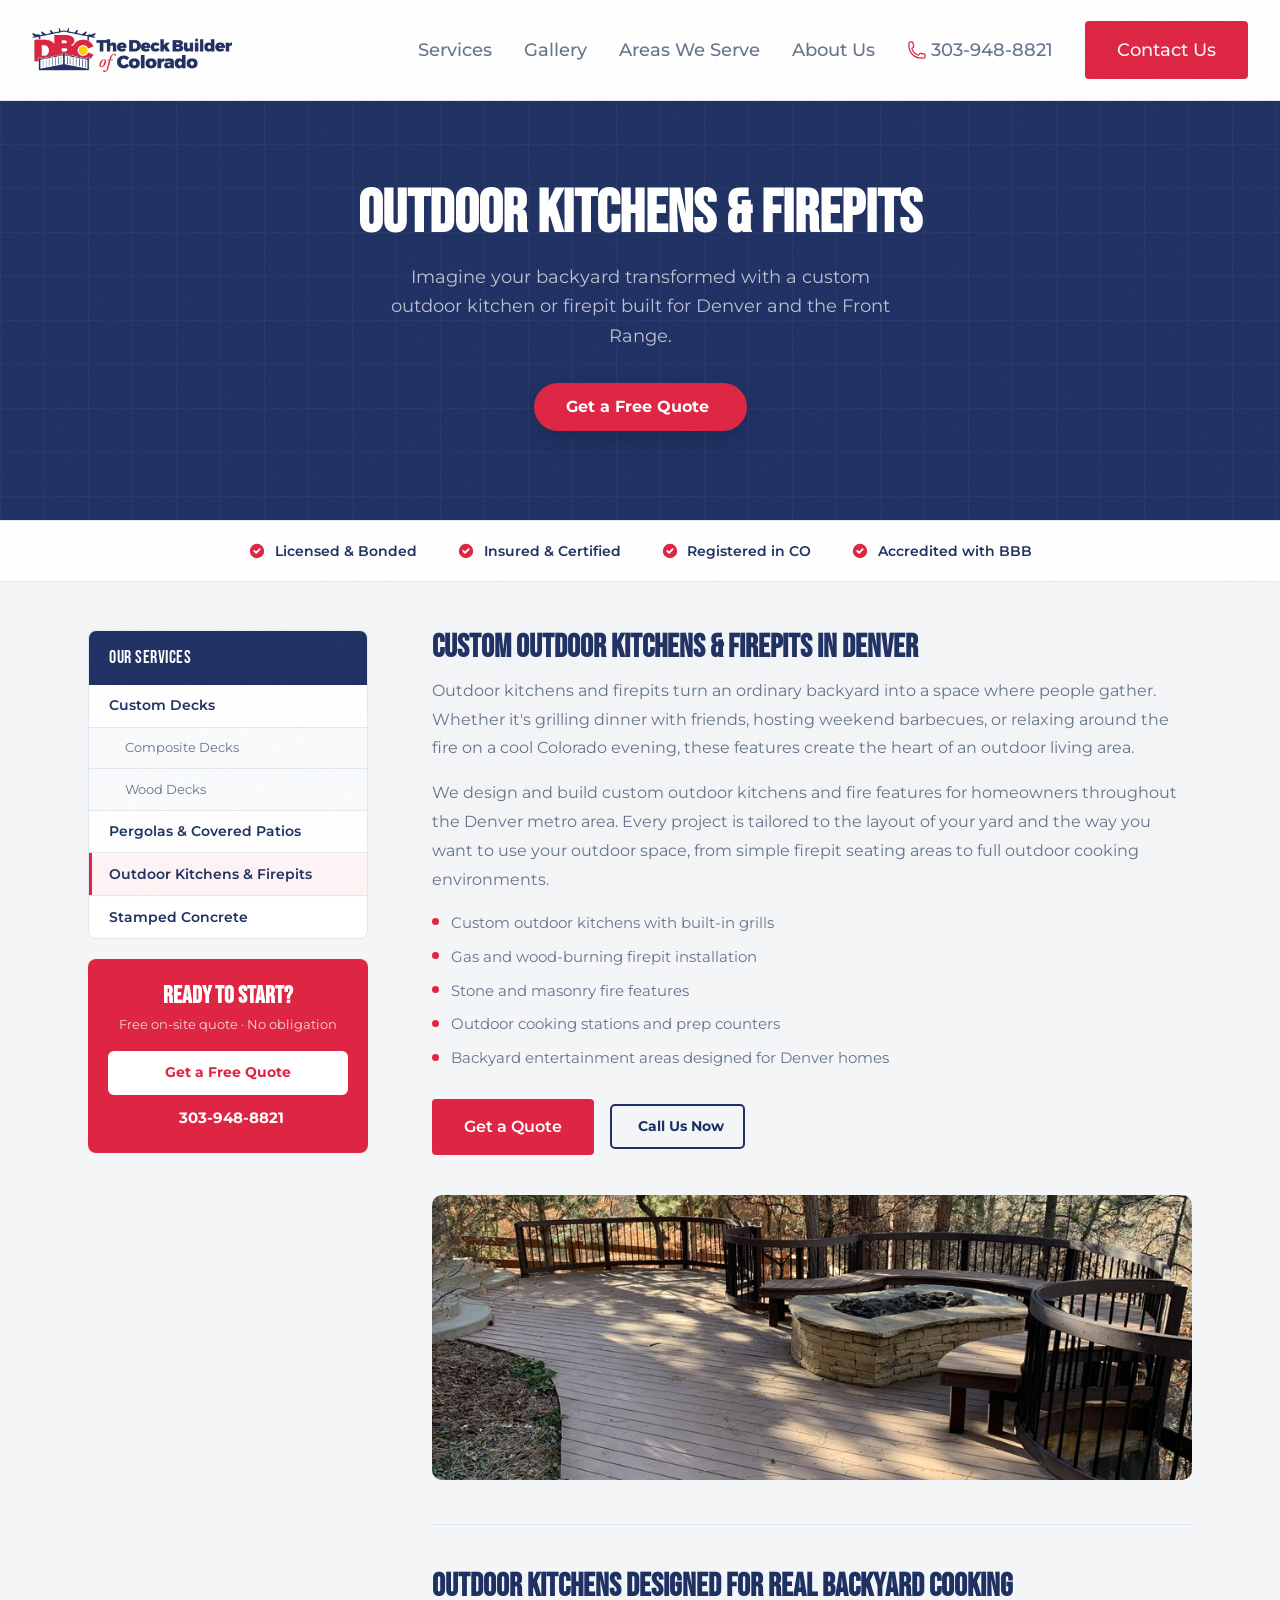
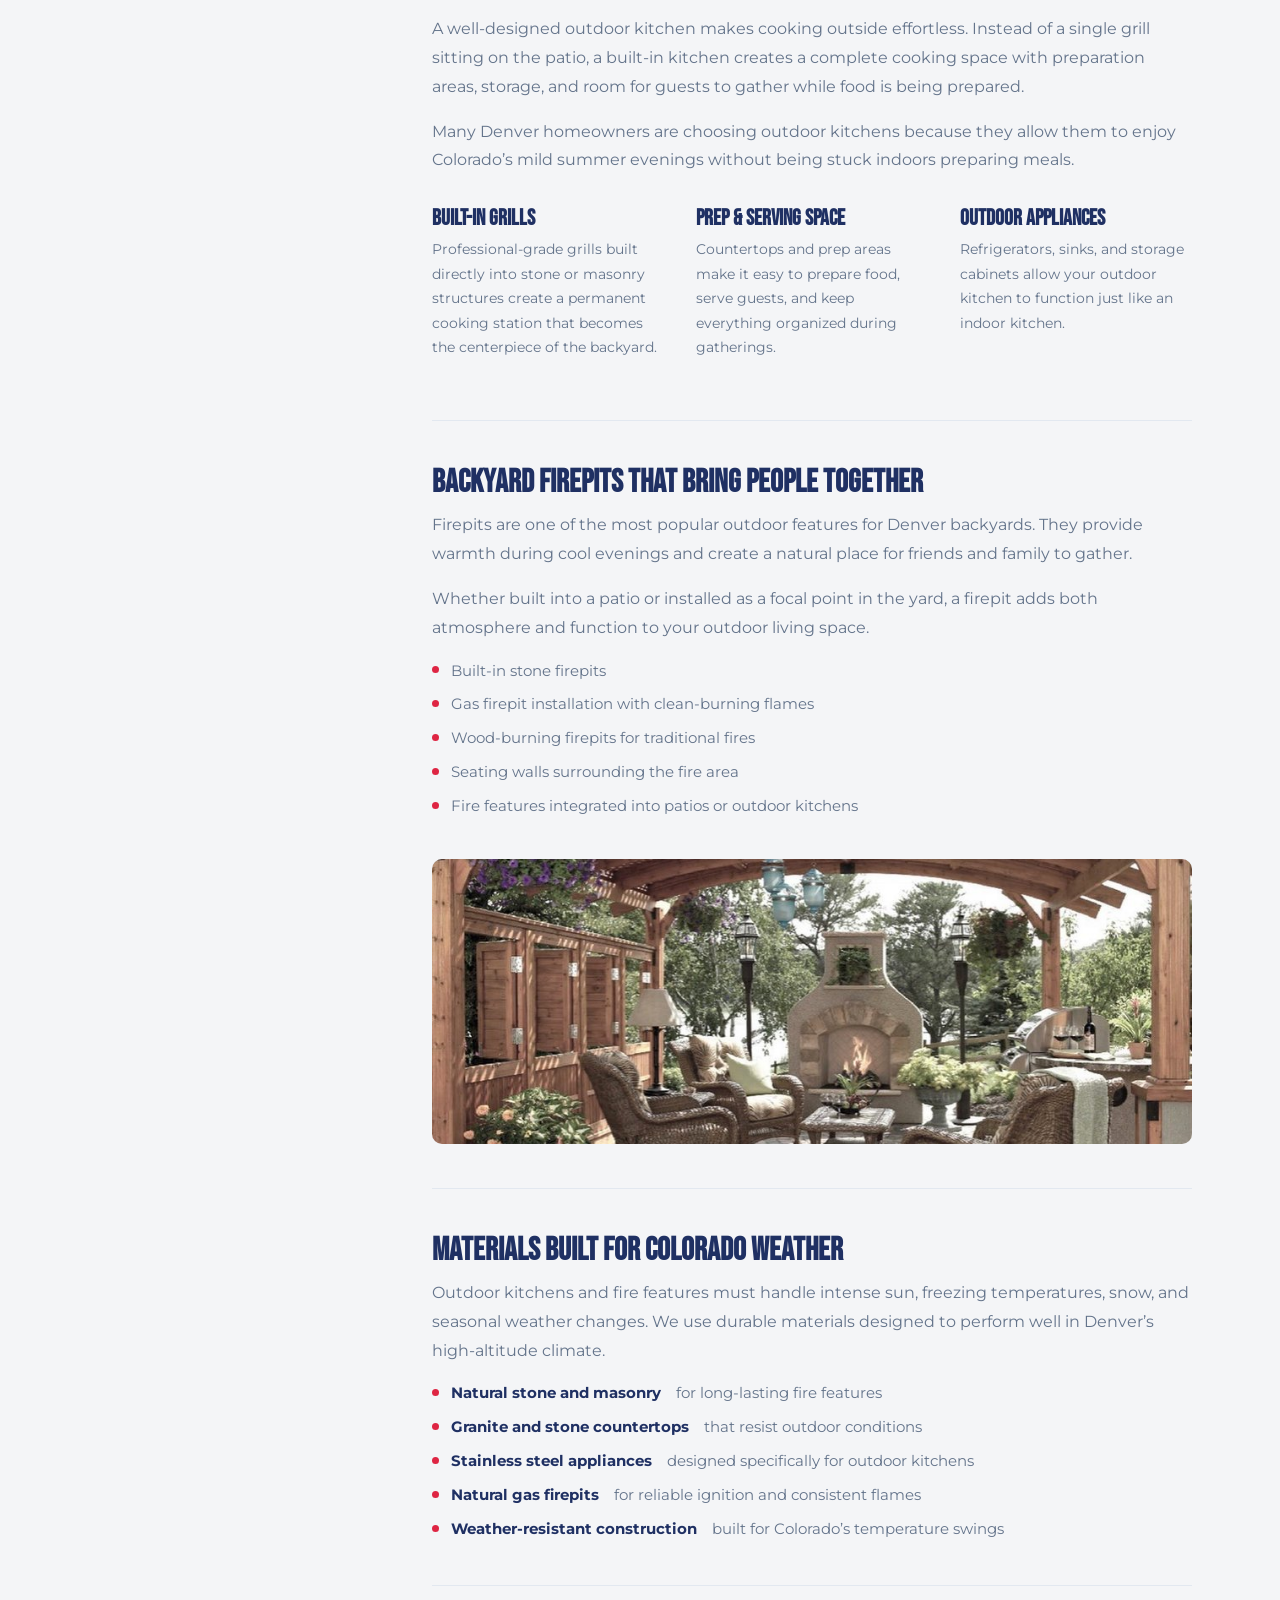
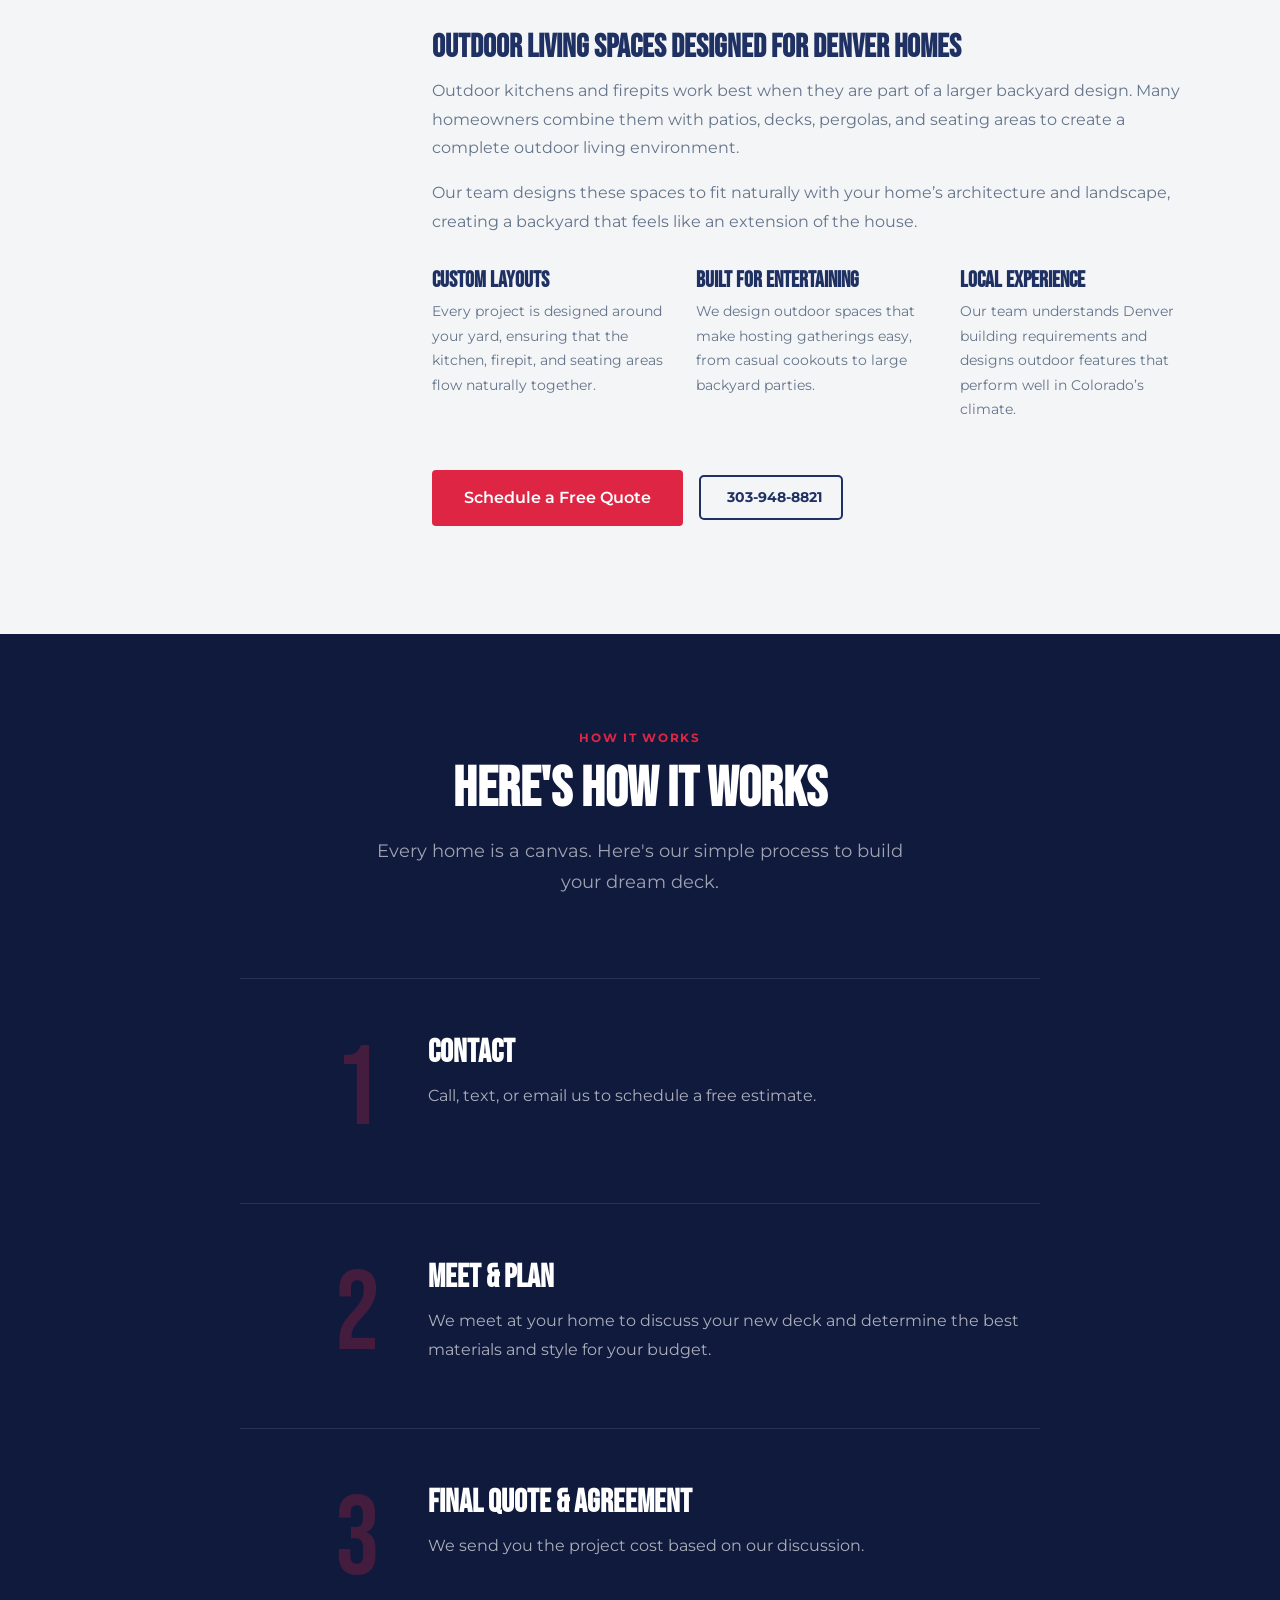
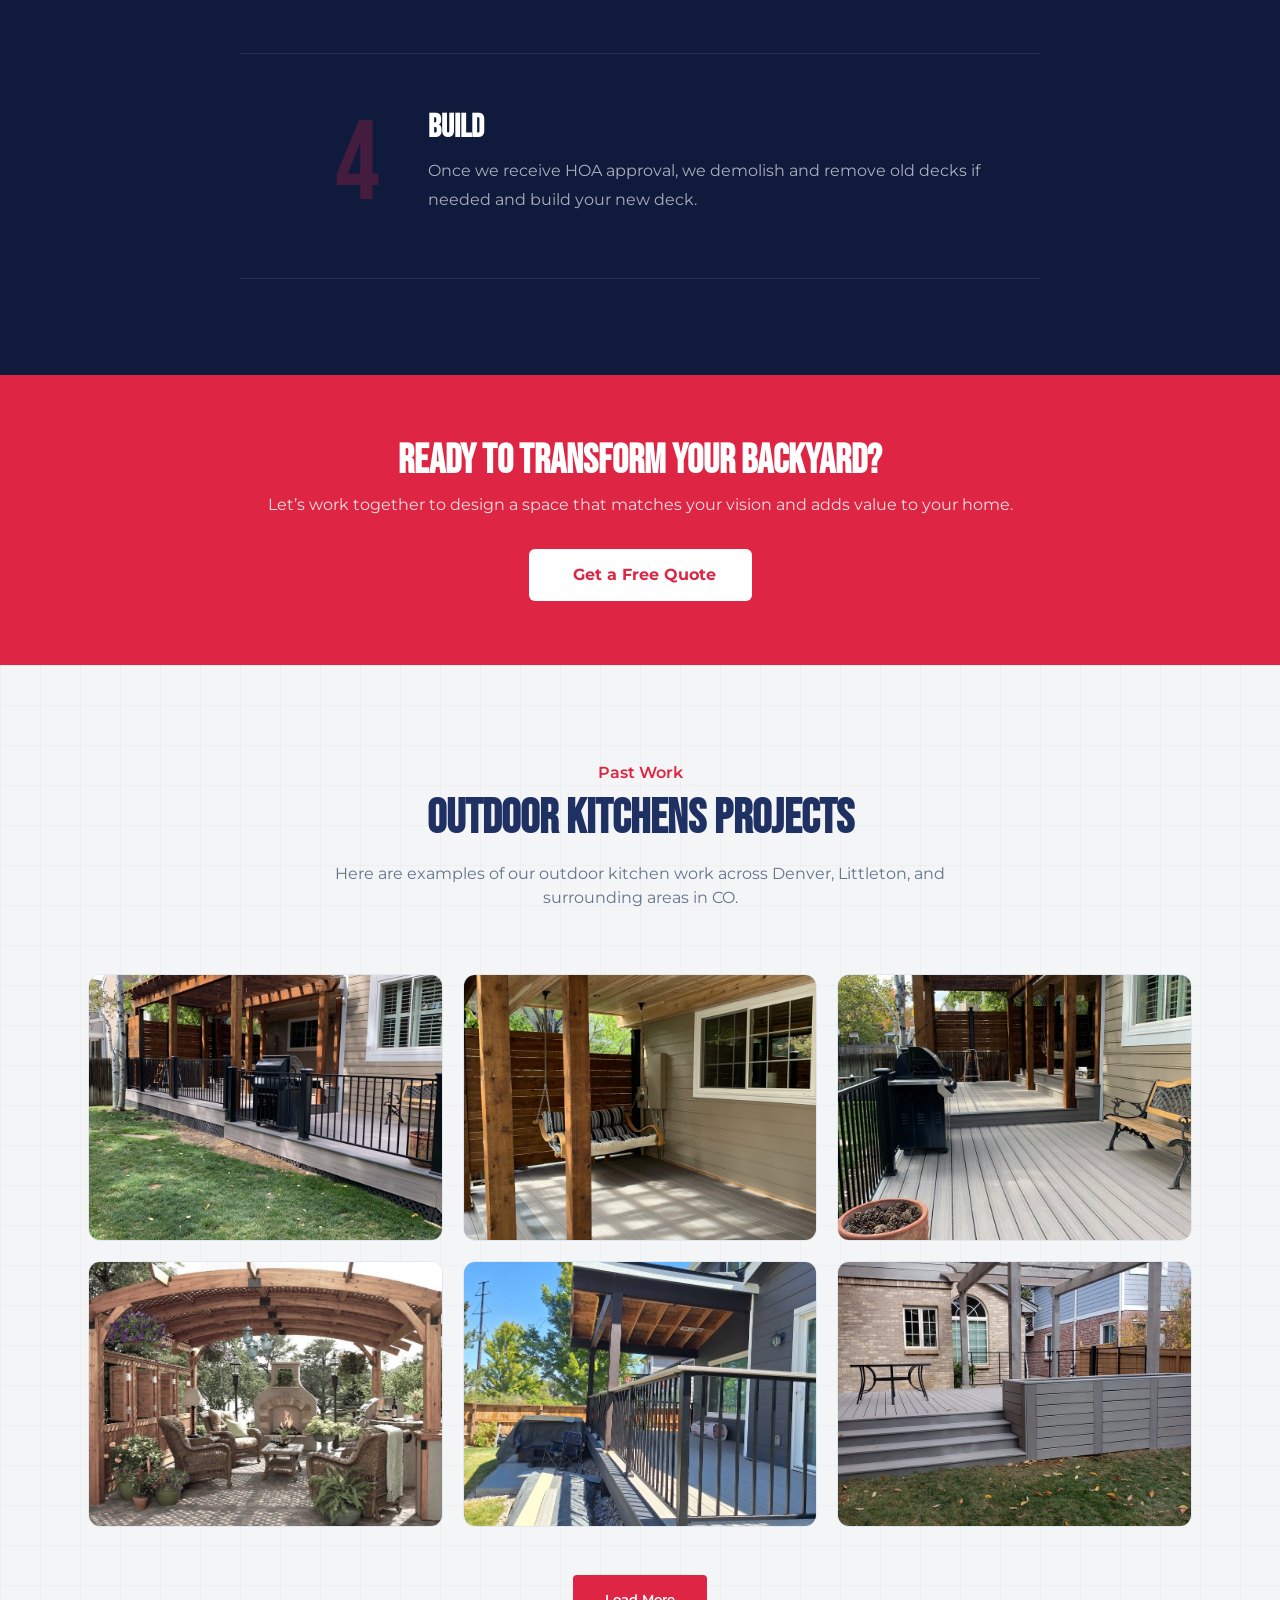
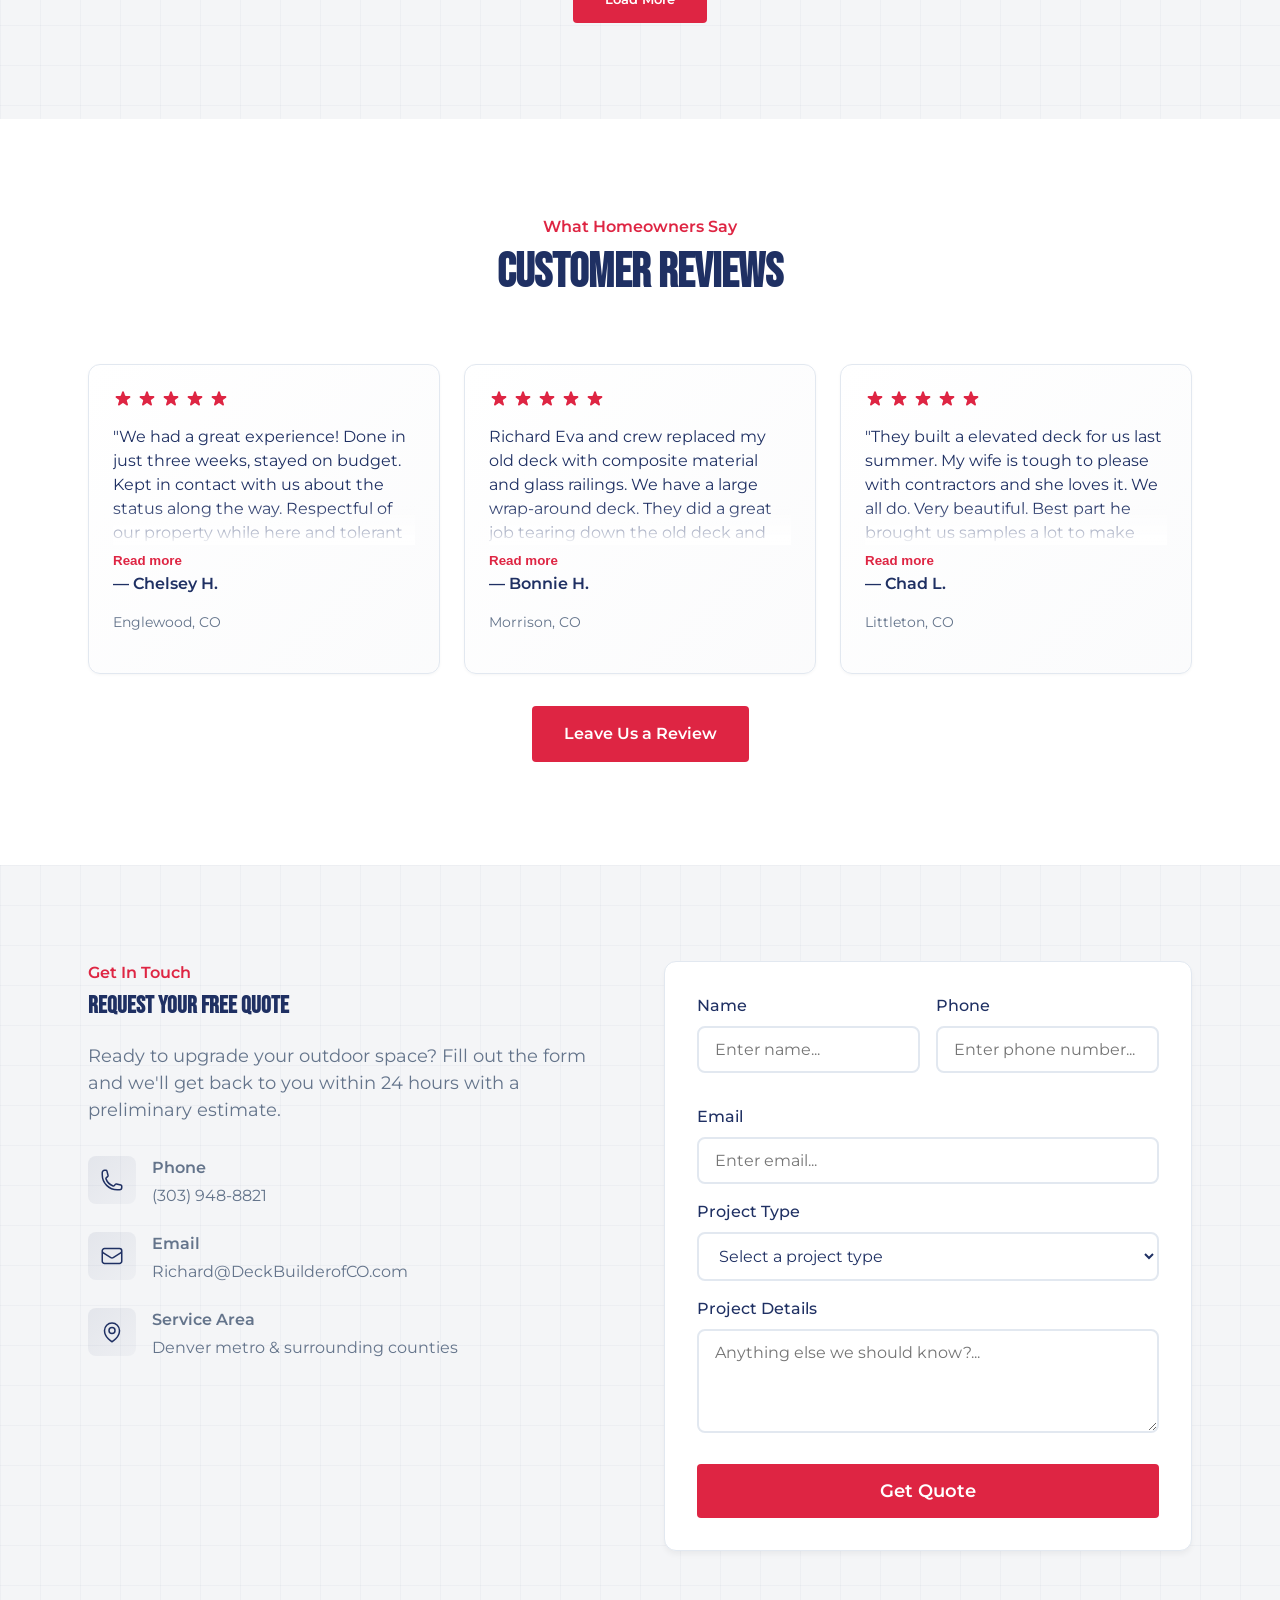
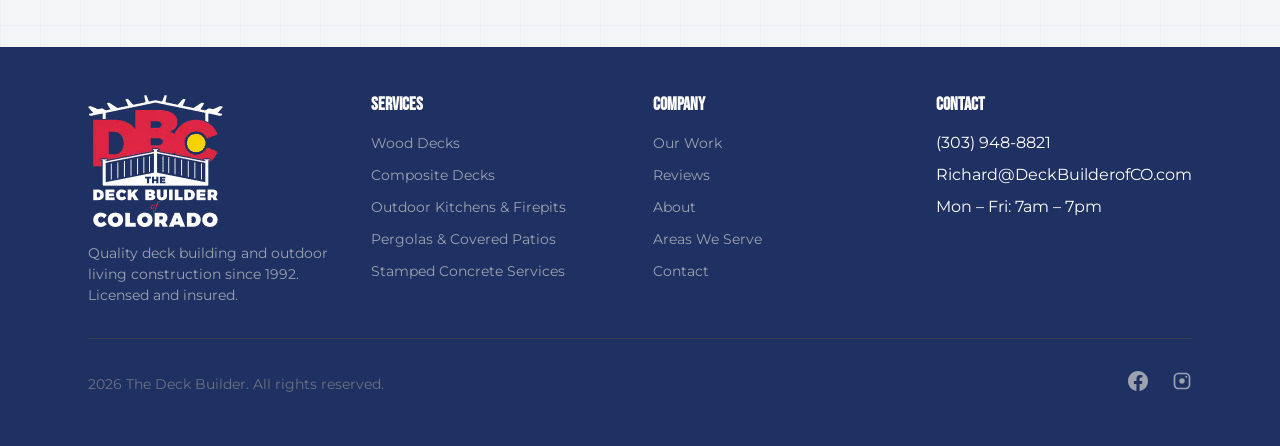
<file: outdoor-kitchens-firepits.html>
<!DOCTYPE html>
<html lang="en">

<head>
    <meta charset="UTF-8">
    <meta name="viewport" content="width=device-width, initial-scale=1.0">
    <title>Outdoor Kitchens & Firepits Denver CO | The Deck Builder of Colorado</title>

    <!-- Meta tags -->
    <meta name="description" content="Outdoor kitchen and firepit installation services throughout Denver, Littleton, Highlands Ranch, Evergreen and surrounding Colorado communities.">
    <meta name="keywords" content="outdoor kitchens Colorado, firepit installation Denver, outdoor living contractor Colorado, custom firepits Littleton, Highlands Ranch outdoor kitchens, Castle Pines firepit builder, Castle Rock outdoor kitchen contractor, Parker firepit installation, Englewood outdoor living, Centennial firepit contractor, Lone Tree outdoor kitchens, Ken Caryl firepit builder, Morrison outdoor kitchens, Genesee firepit contractor, Evergreen outdoor living spaces, Conifer outdoor kitchens, Lakewood firepit builder, Golden outdoor kitchens, backyard firepits Colorado, outdoor entertainment spaces Denver">

    <!-- CSS -->
    <link rel="stylesheet" href="css/base.css">
    <link rel="stylesheet" href="css/layout.css">
    <link rel="stylesheet" href="css/components.css">
    <link rel="stylesheet" href="css/services.css">

    <!-- Components -->
    <script src="./components/Navbar.js"></script>
    <script src="./components/Footer.js" defer></script>
    <script src="./components/ServicesSidebar.js" defer></script>
    <script src="./components/ServicesContent.js" defer></script>
    <script src="./components/Contact.js" defer></script>
    <script src="./components/Testimonials.js" defer></script>
    <script src="./components/Gallery.js" defer></script>

    <!-- JS -->
    <script src="./scripts/Projects.js"></script>
    <script src="./scripts/GalleryControls.js"></script>
    <script src="./scripts/TestimonialControls.js" defer></script>
    <script src="./scripts/InitMobileMenuFunctionality.js" defer></script>
    <script src="./scripts/InitScrollAnimations.js" defer></script>

    <!-- Google tag (gtag.js) -->
    <script async src="https://www.googletagmanager.com/gtag/js?id=AW-798596772"></script>
    <script>
        window.dataLayer = window.dataLayer || [];
        function gtag(){dataLayer.push(arguments);}
        gtag('js', new Date());

        gtag('config', 'AW-798596772');
    </script>

    <script src="./scripts/google_tags/ReportConversion.js" defer></script>
    <script src="./scripts/google_tags/ReportPhoneLead.js" defer></script>
</head>

<body>
    <div class="noise-overlay"></div>

    <!-- NAV -->
    <site-navbar></site-navbar>

    <!-- HERO -->
    <div class="sp-hero">
        <div class="sp-hero-inner">
            <h1 id="heroTitle">Outdoor Kitchens & Firepits</h1>
            <p class="sp-hero-sub" id="heroSub">
                Imagine your backyard transformed with a custom outdoor kitchen or firepit built for Denver and the Front Range.
            </p>
            <a href="#contact" class="btn-primary">Get a Free Quote <i class="fas fa-arrow-right"
                    style="margin-left:6px;"></i></a>
        </div>
    </div>

    <!-- TRUST BAR -->
    <section class="trust-bar">
        <div class="container trust-bar-inner">
            <div class="trust-item">
                <svg fill="currentColor" viewBox="0 0 20 20">
                    <path fill-rule="evenodd"
                        d="M10 18a8 8 0 100-16 8 8 0 000 16zm3.707-9.293a1 1 0 00-1.414-1.414L9 10.586 7.707 9.293a1 1 0 00-1.414 1.414l2 2a1 1 0 001.414 0l4-4z"
                        clip-rule="evenodd" />
                </svg>
                <span>Licensed &amp; Bonded</span>
            </div>
            <div class="trust-item">
                <svg fill="currentColor" viewBox="0 0 20 20">
                    <path fill-rule="evenodd"
                        d="M10 18a8 8 0 100-16 8 8 0 000 16zm3.707-9.293a1 1 0 00-1.414-1.414L9 10.586 7.707 9.293a1 1 0 00-1.414 1.414l2 2a1 1 0 001.414 0l4-4z"
                        clip-rule="evenodd" />
                </svg>
                <span>Insured &amp; Certified</span>
            </div>
            <div class="trust-item">
                <svg fill="currentColor" viewBox="0 0 20 20">
                    <path fill-rule="evenodd"
                        d="M10 18a8 8 0 100-16 8 8 0 000 16zm3.707-9.293a1 1 0 00-1.414-1.414L9 10.586 7.707 9.293a1 1 0 00-1.414 1.414l2 2a1 1 0 001.414 0l4-4z"
                        clip-rule="evenodd" />
                </svg>
                <span>Registered in CO</span>
            </div>
            <div class="trust-item">
                <svg fill="currentColor" viewBox="0 0 20 20">
                    <path fill-rule="evenodd"
                        d="M10 18a8 8 0 100-16 8 8 0 000 16zm3.707-9.293a1 1 0 00-1.414-1.414L9 10.586 7.707 9.293a1 1 0 00-1.414 1.414l2 2a1 1 0 001.414 0l4-4z"
                        clip-rule="evenodd" />
                </svg>
                <span>Accredited with BBB</span>
            </div>
        </div>
    </section>

    <!-- BODY: SIDEBAR + EDITORIAL CONTENT -->
    <div class="sp-wrap">
        <div class="container sp-grid">
            <!-- SIDEBAR -->
            <services-sidebar></services-sidebar>

            <!-- EDITORIAL CONTENT -->
            <div class="sp-content" id="serviceContent">

                <h2>Custom Outdoor Kitchens & Firepits in Denver</h2>
                <p>
                    Outdoor kitchens and firepits turn an ordinary backyard into a space where
                    people gather. Whether it's grilling dinner with friends, hosting weekend
                    barbecues, or relaxing around the fire on a cool Colorado evening,
                    these features create the heart of an outdoor living area.
                </p>

                <p>
                    We design and build custom outdoor kitchens and fire features for homeowners
                    throughout the Denver metro area. Every project is tailored to the layout of
                    your yard and the way you want to use your outdoor space, from simple
                    firepit seating areas to full outdoor cooking environments.
                </p>

                <ul class="sp-list">
                    <li>Custom outdoor kitchens with built-in grills</li>
                    <li>Gas and wood-burning firepit installation</li>
                    <li>Stone and masonry fire features</li>
                    <li>Outdoor cooking stations and prep counters</li>
                    <li>Backyard entertainment areas designed for Denver homes</li>
                </ul>

                <div class="inline-cta">
                    <a href="#contact" class="btn-primary">Get a Quote</a>
                    <a href="tel:+13039488821" class="btn-outline" onclick="return gtag_report_phone_conversion('tel:+13039488821');">
                        <i class="fas fa-phone"></i> Call Us Now
                    </a>
                </div>

                <div class="sp-img-break">
                    <img
                    src="./images/projects/firepit-project1.1.jpeg"
                    alt="Outdoor kitchen and firepit backyard entertaining space in Denver"
                    >
                </div>

                <h2>Outdoor Kitchens Designed for Real Backyard Cooking</h2>

                <p>
                    A well-designed outdoor kitchen makes cooking outside effortless.
                    Instead of a single grill sitting on the patio, a built-in kitchen creates
                    a complete cooking space with preparation areas, storage, and room for guests
                    to gather while food is being prepared.
                </p>

                <p>
                    Many Denver homeowners are choosing outdoor kitchens because they allow
                    them to enjoy Colorado’s mild summer evenings without being stuck indoors
                    preparing meals.
                </p>

                <div class="value-cols">
                    <div class="value-col">
                        <h3>Built-In Grills</h3>
                        <p>
                            Professional-grade grills built directly into stone or masonry
                            structures create a permanent cooking station that becomes
                            the centerpiece of the backyard.
                        </p>
                    </div>

                    <div class="value-col">
                        <h3>Prep & Serving Space</h3>
                        <p>
                            Countertops and prep areas make it easy to prepare food, serve
                            guests, and keep everything organized during gatherings.
                        </p>
                    </div>

                    <div class="value-col">
                        <h3>Outdoor Appliances</h3>
                        <p>
                            Refrigerators, sinks, and storage cabinets allow your outdoor
                            kitchen to function just like an indoor kitchen.
                        </p>
                    </div>
                </div>

                <h2>Backyard Firepits That Bring People Together</h2>

                <p>
                    Firepits are one of the most popular outdoor features for Denver backyards.
                    They provide warmth during cool evenings and create a natural place for
                    friends and family to gather.
                </p>

                <p>
                    Whether built into a patio or installed as a focal point in the yard,
                    a firepit adds both atmosphere and function to your outdoor living space.
                </p>

                <ul class="sp-list">
                    <li>Built-in stone firepits</li>
                    <li>Gas firepit installation with clean-burning flames</li>
                    <li>Wood-burning firepits for traditional fires</li>
                    <li>Seating walls surrounding the fire area</li>
                    <li>Fire features integrated into patios or outdoor kitchens</li>
                </ul>

                <div class="sp-img-break">
                    <img
                    src="./images/projects/pergola-project2.1.jpg"
                    alt="Backyard stone firepit seating area in Denver Colorado"
                    >
                </div>

                <h2>Materials Built for Colorado Weather</h2>

                <p>
                    Outdoor kitchens and fire features must handle intense sun, freezing
                    temperatures, snow, and seasonal weather changes. We use durable materials
                    designed to perform well in Denver’s high-altitude climate.
                </p>

                <ul class="sp-list">
                    <li><strong>Natural stone and masonry</strong> for long-lasting fire features</li>
                    <li><strong>Granite and stone countertops</strong> that resist outdoor conditions</li>
                    <li><strong>Stainless steel appliances</strong> designed specifically for outdoor kitchens</li>
                    <li><strong>Natural gas firepits</strong> for reliable ignition and consistent flames</li>
                    <li><strong>Weather-resistant construction</strong> built for Colorado’s temperature swings</li>
                </ul>

                <h2>Outdoor Living Spaces Designed for Denver Homes</h2>

                <p>
                    Outdoor kitchens and firepits work best when they are part of a larger
                    backyard design. Many homeowners combine them with patios, decks,
                    pergolas, and seating areas to create a complete outdoor living environment.
                </p>

                <p>
                    Our team designs these spaces to fit naturally with your home’s architecture
                    and landscape, creating a backyard that feels like an extension of the house.
                </p>

                <div class="value-cols">
                    <div class="value-col">
                        <h3>Custom Layouts</h3>
                        <p>
                            Every project is designed around your yard, ensuring that the kitchen,
                            firepit, and seating areas flow naturally together.
                        </p>
                    </div>

                    <div class="value-col">
                        <h3>Built for Entertaining</h3>
                        <p>
                            We design outdoor spaces that make hosting gatherings easy,
                            from casual cookouts to large backyard parties.
                        </p>
                    </div>

                    <div class="value-col">
                        <h3>Local Experience</h3>
                        <p>
                            Our team understands Denver building requirements and designs
                            outdoor features that perform well in Colorado’s climate.
                        </p>
                    </div>
                </div>

                <div class="inline-cta" style="margin-top:2rem;">
                    <a href="#contact" class="btn-primary">Schedule a Free Quote</a>
                    <a href="tel:+13039488821" class="btn-outline" onclick="return gtag_report_phone_conversion('tel:+13039488821');">
                        <i class="fas fa-phone"></i> 303-948-8821
                    </a>
                </div>

            </div>
        </div>
    </div>

    <services-content 
        gallery-title="Past Work"
        gallery-subtitle="Outdoor Kitchens Projects"
        gallery-description="Here are examples of our outdoor kitchen work across Denver, Littleton, and surrounding areas in CO."
        gallery-filters="outdoor-kitchen"
    ></services-content>

    <site-footer></site-footer>

    <script>
        window.onload = function () {
            displayGallery('pergola');

            // select the current services sidebar option
            function activateSidebar(text){
            [...document.querySelectorAll(".sb-tree a")]
                .find(a => a.textContent.trim().startsWith(text))
                ?.classList.add("active");
            }

            activateSidebar("Outdoor Kitchens & Firepits");
        };
    </script>
</body>

</html>
</file>
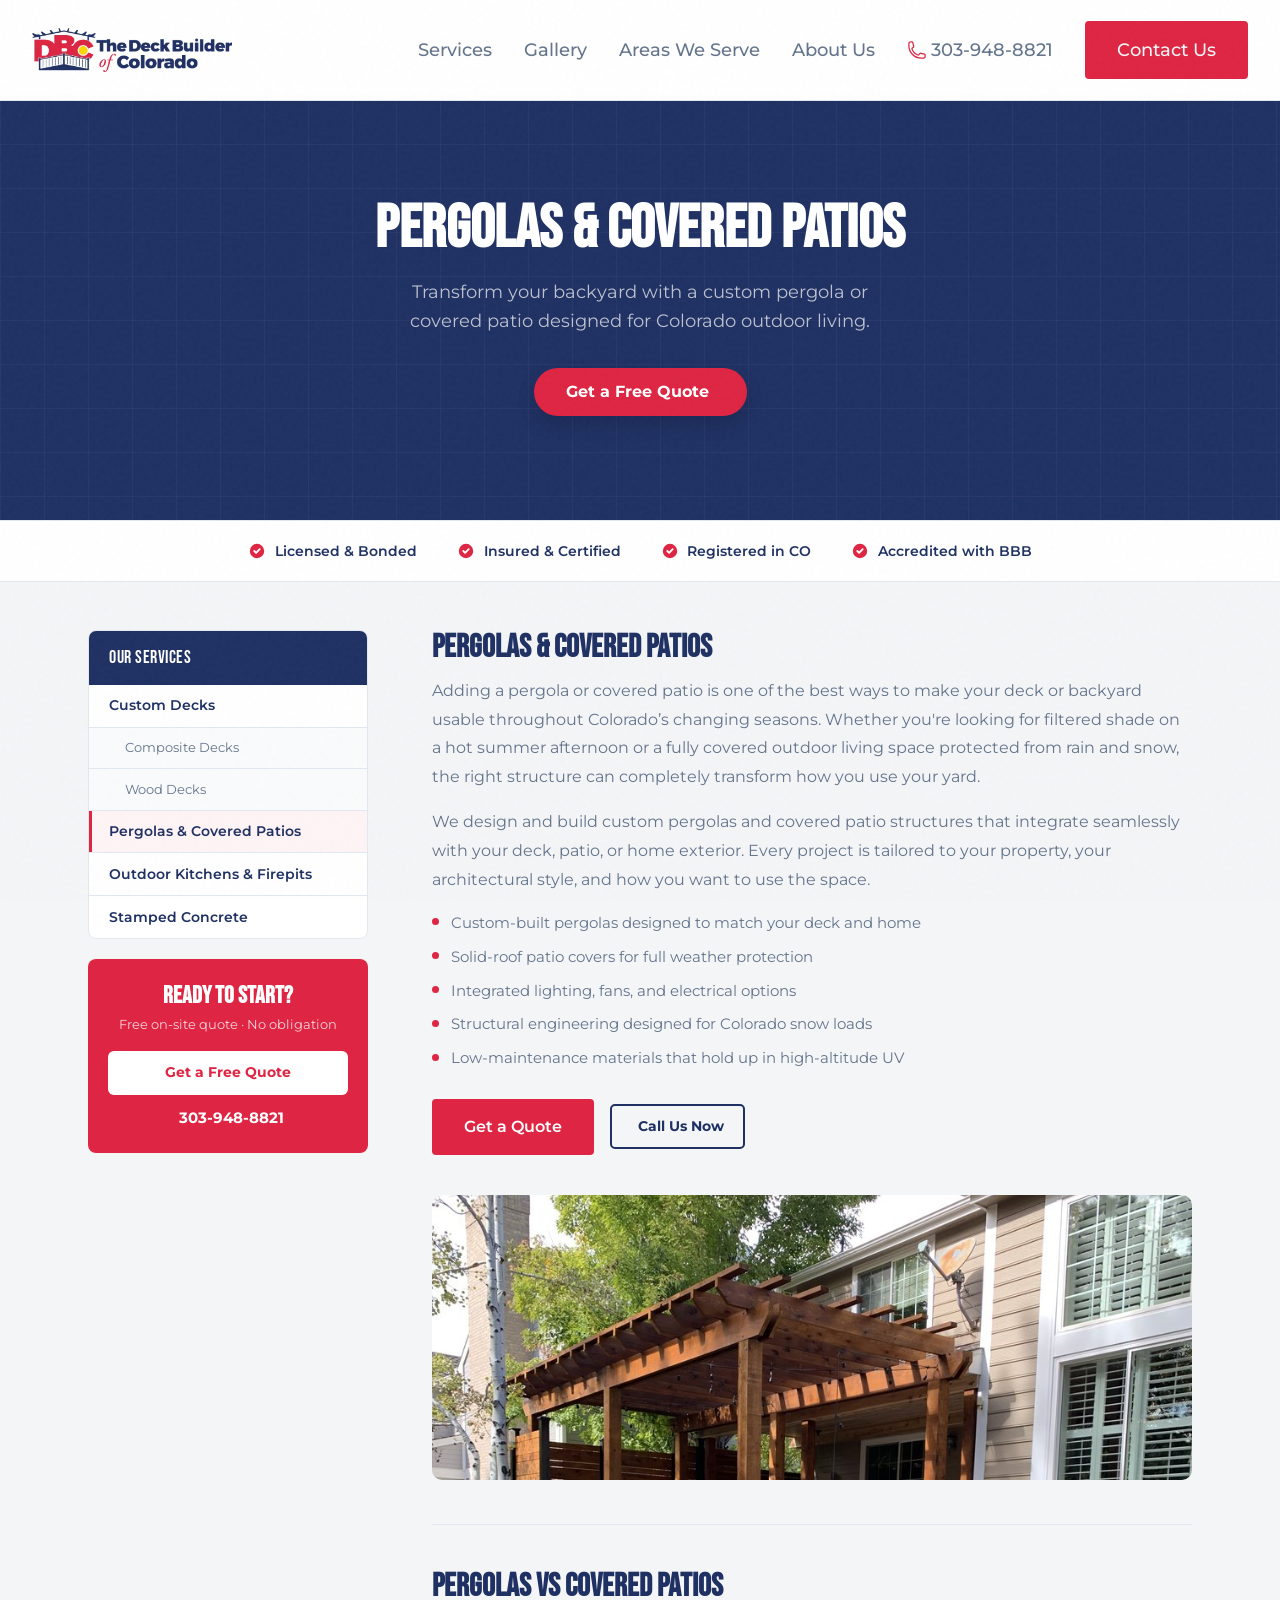
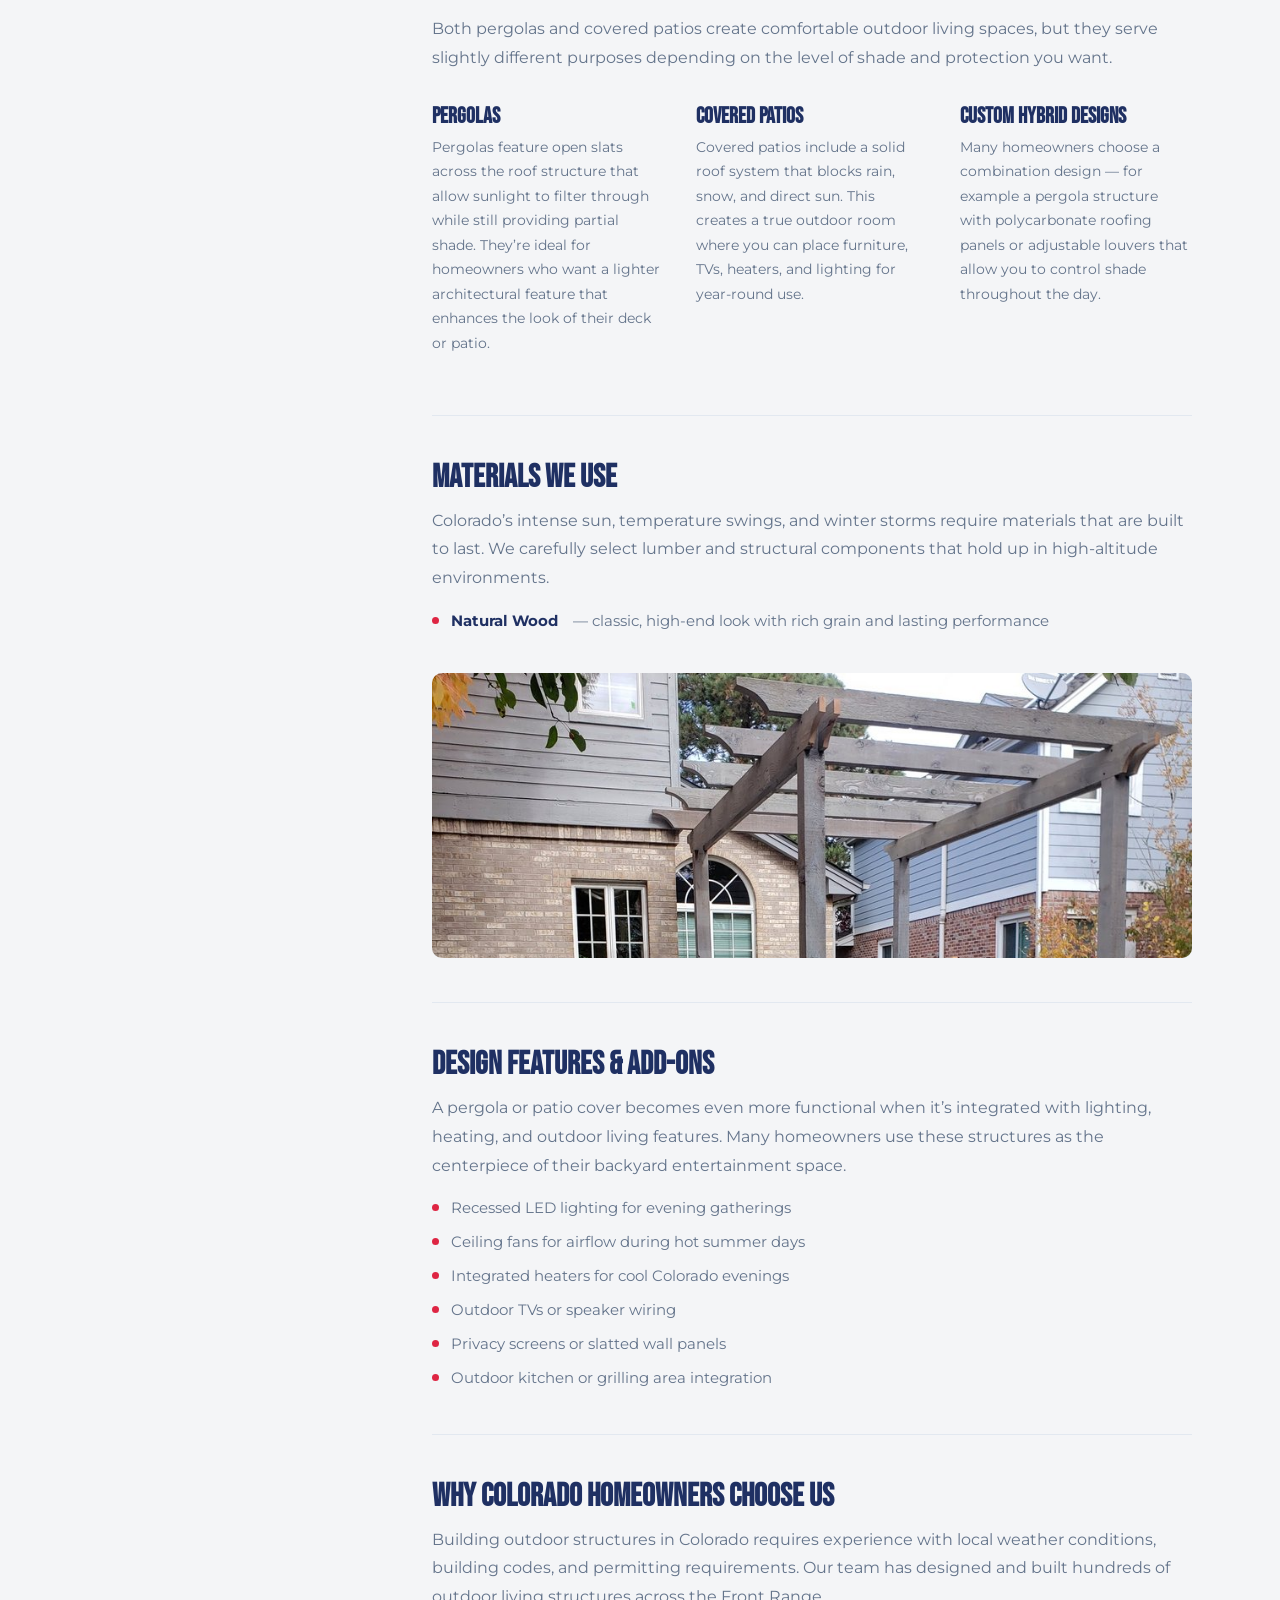
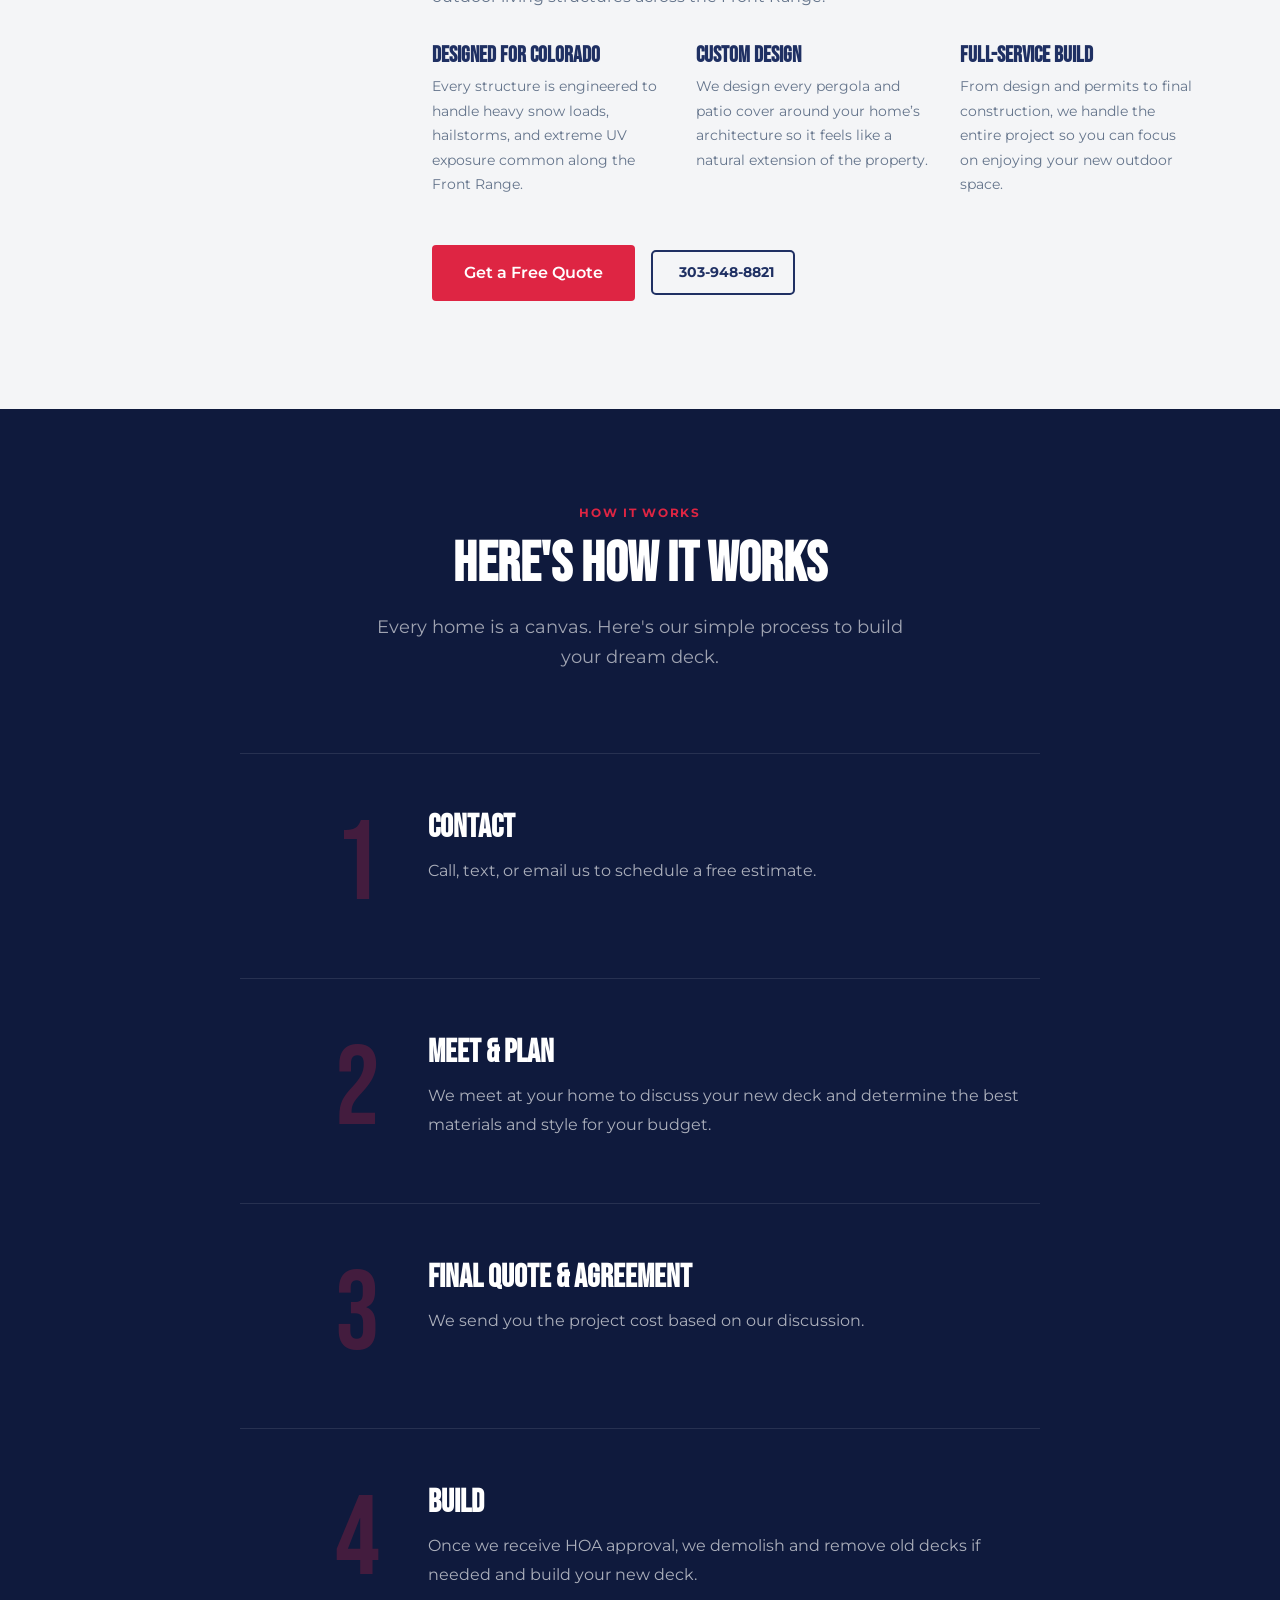
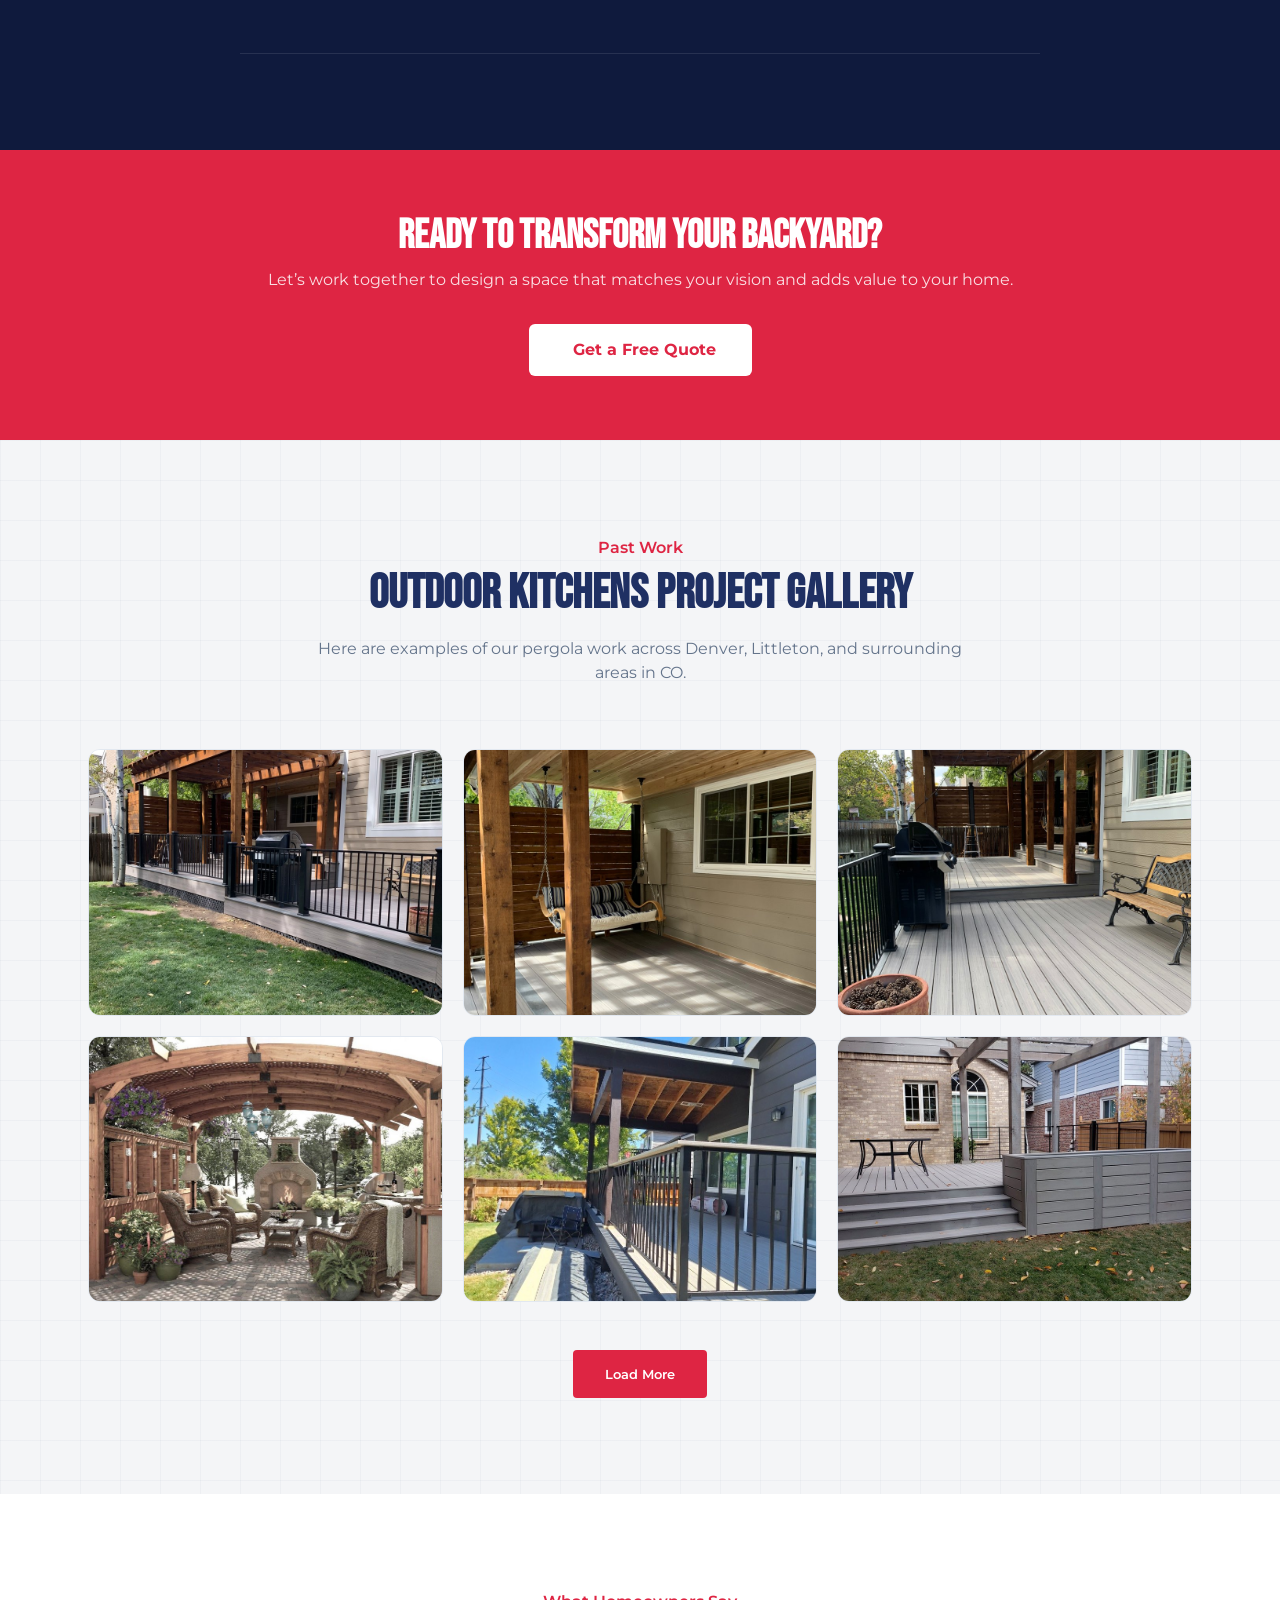
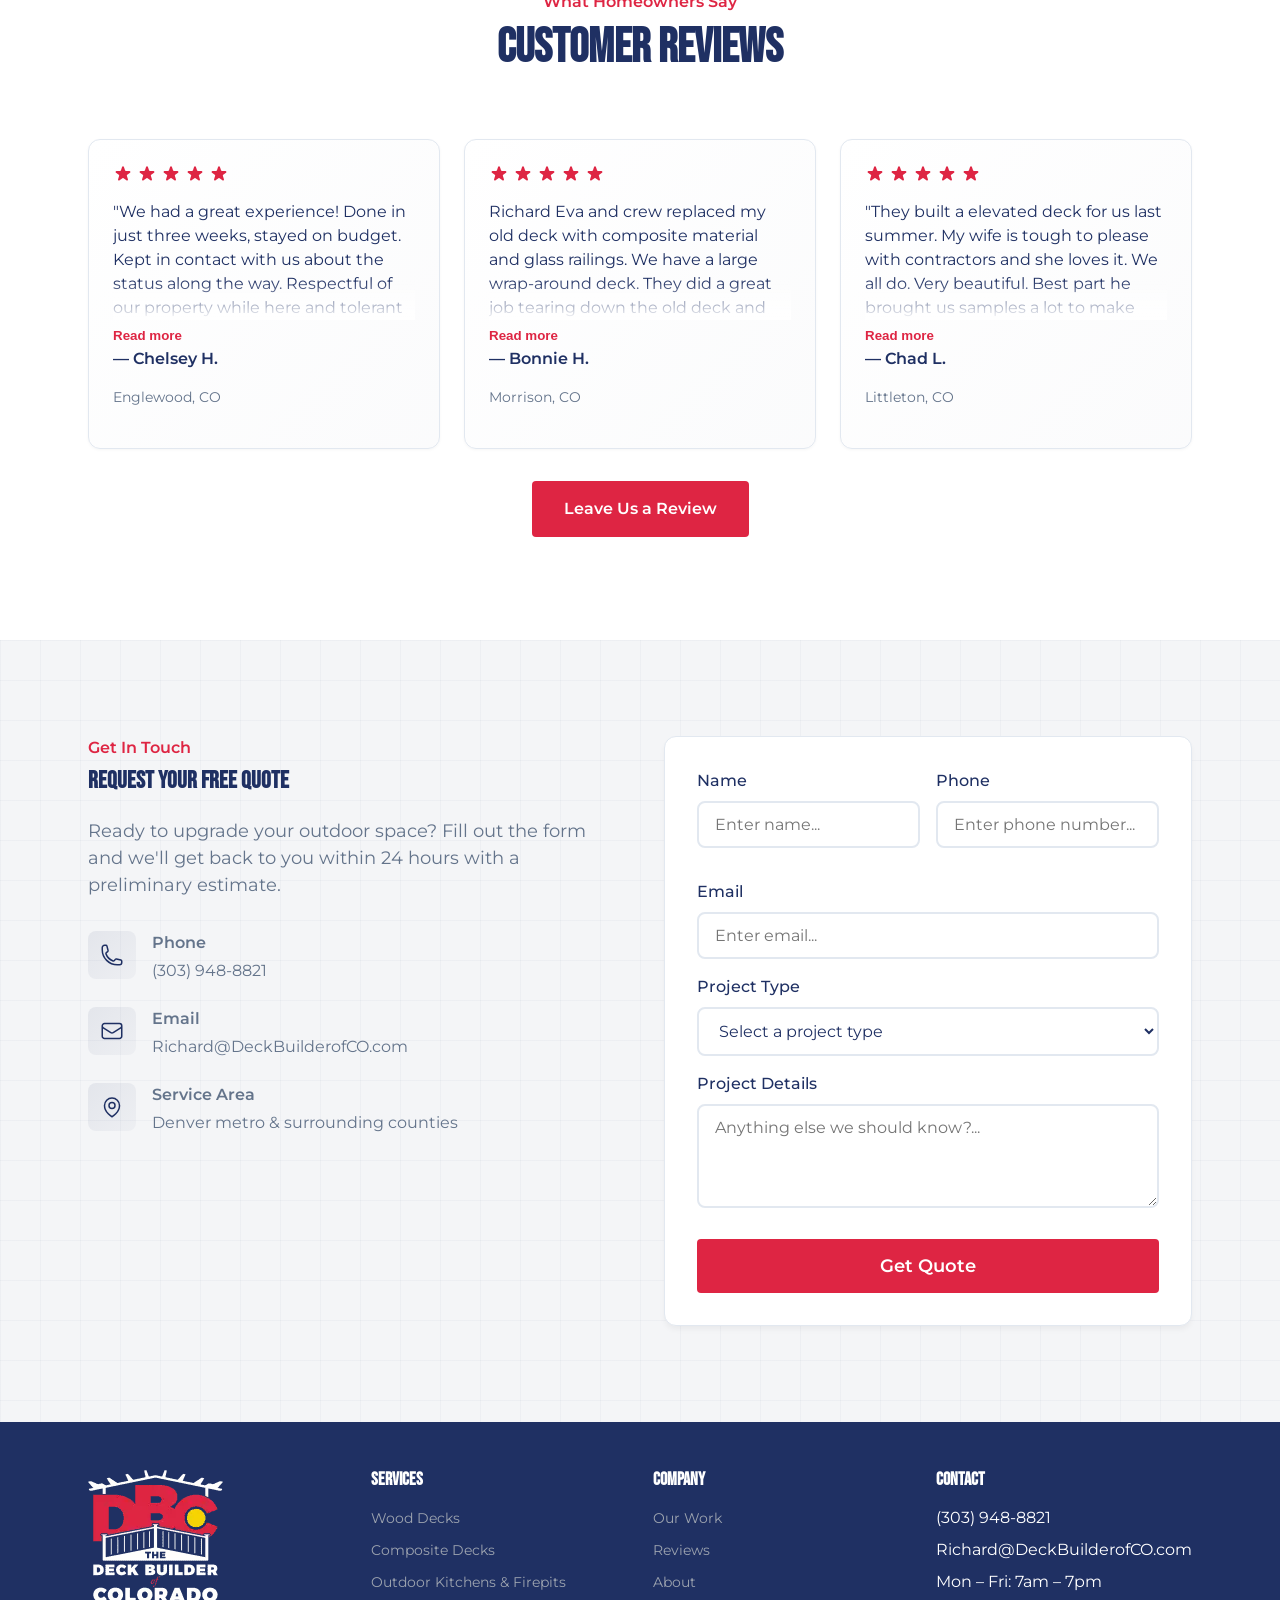
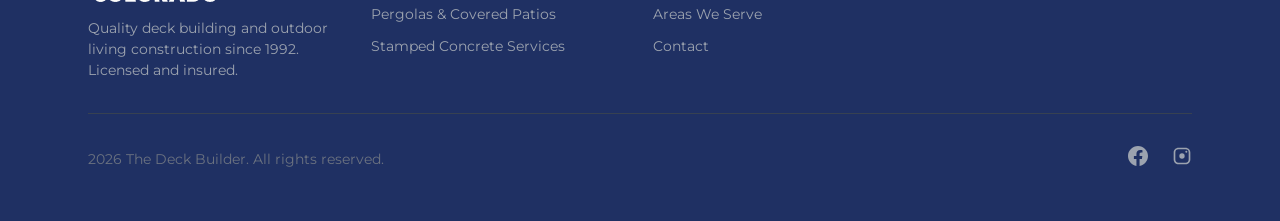
<file: pergolas-covered-patios.html>
<!DOCTYPE html>
<html lang="en">

<head>
    <meta charset="UTF-8">
    <meta name="viewport" content="width=device-width, initial-scale=1.0">
    <title>Pergolas & Covered Patios | The Deck Builder of Colorado</title>

    <!-- Meta tags -->
    <meta name="description" content="Colorado pergola and covered patio builders creating beautiful outdoor living spaces in Denver, Littleton, Highlands Ranch, Castle Rock and nearby communities.">
    <meta name="keywords" content="Colorado pergola builder, covered patios Colorado, pergolas Denver, covered patio contractor Littleton, Highlands Ranch pergolas, Castle Pines patio covers, Castle Rock pergola builder, Parker covered patios, Englewood pergolas, Centennial patio contractor, Lone Tree pergola company, Ken Caryl covered patios, Morrison pergolas, Genesee patio builder, Evergreen pergolas, Conifer covered patios, Lakewood pergola builder, Golden patio contractor, outdoor living structures Colorado, patio covers Denver metro">

    <!-- CSS -->
    <link rel="stylesheet" href="css/base.css">
    <link rel="stylesheet" href="css/layout.css">
    <link rel="stylesheet" href="css/components.css">
    <link rel="stylesheet" href="css/services.css">

    <!-- Components -->
    <script src="./components/Navbar.js"></script>
    <script src="./components/Footer.js" defer></script>
    <script src="./components/ServicesSidebar.js" defer></script>
    <script src="./components/ServicesContent.js" defer></script>
    <script src="./components/Testimonials.js" defer></script>
    <script src="./components/Contact.js" defer></script>
    <script src="./components/Gallery.js" defer></script>

    <!-- JS -->
    <script src="./scripts/Projects.js"></script>
    <script src="./scripts/GalleryControls.js"></script>
    <script src="./scripts/TestimonialControls.js" defer></script>
    <script src="./scripts/InitMobileMenuFunctionality.js" defer></script>
    <script src="./scripts/InitScrollAnimations.js" defer></script>

    <!-- Google tag (gtag.js) -->
    <script async src="https://www.googletagmanager.com/gtag/js?id=AW-798596772"></script>
    <script>
        window.dataLayer = window.dataLayer || [];
        function gtag(){dataLayer.push(arguments);}
        gtag('js', new Date());

        gtag('config', 'AW-798596772');
    </script>

    <script src="./scripts/google_tags/ReportConversion.js" defer></script>
    <script src="./scripts/google_tags/ReportPhoneLead.js" defer></script>
</head>

<body>
    <div class="noise-overlay"></div>

    <!-- NAV -->
    <site-navbar></site-navbar>

    <!-- HERO -->
    <div class="sp-hero">
        <div class="sp-hero-inner">
            <h1 id="heroTitle">Pergolas & Covered Patios</h1>
            <p class="sp-hero-sub" id="heroSub">
                Transform your backyard with a custom pergola or covered patio designed for Colorado outdoor living.
            </p>
            <a href="#contact" class="btn-primary">Get a Free Quote <i class="fas fa-arrow-right"
                    style="margin-left:6px;"></i></a>
        </div>
    </div>

    <!-- TRUST BAR -->
    <section class="trust-bar">
        <div class="container trust-bar-inner">
            <div class="trust-item">
                <svg fill="currentColor" viewBox="0 0 20 20">
                    <path fill-rule="evenodd"
                        d="M10 18a8 8 0 100-16 8 8 0 000 16zm3.707-9.293a1 1 0 00-1.414-1.414L9 10.586 7.707 9.293a1 1 0 00-1.414 1.414l2 2a1 1 0 001.414 0l4-4z"
                        clip-rule="evenodd" />
                </svg>
                <span>Licensed &amp; Bonded</span>
            </div>
            <div class="trust-item">
                <svg fill="currentColor" viewBox="0 0 20 20">
                    <path fill-rule="evenodd"
                        d="M10 18a8 8 0 100-16 8 8 0 000 16zm3.707-9.293a1 1 0 00-1.414-1.414L9 10.586 7.707 9.293a1 1 0 00-1.414 1.414l2 2a1 1 0 001.414 0l4-4z"
                        clip-rule="evenodd" />
                </svg>
                <span>Insured &amp; Certified</span>
            </div>
            <div class="trust-item">
                <svg fill="currentColor" viewBox="0 0 20 20">
                    <path fill-rule="evenodd"
                        d="M10 18a8 8 0 100-16 8 8 0 000 16zm3.707-9.293a1 1 0 00-1.414-1.414L9 10.586 7.707 9.293a1 1 0 00-1.414 1.414l2 2a1 1 0 001.414 0l4-4z"
                        clip-rule="evenodd" />
                </svg>
                <span>Registered in CO</span>
            </div>
            <div class="trust-item">
                <svg fill="currentColor" viewBox="0 0 20 20">
                    <path fill-rule="evenodd"
                        d="M10 18a8 8 0 100-16 8 8 0 000 16zm3.707-9.293a1 1 0 00-1.414-1.414L9 10.586 7.707 9.293a1 1 0 00-1.414 1.414l2 2a1 1 0 001.414 0l4-4z"
                        clip-rule="evenodd" />
                </svg>
                <span>Accredited with BBB</span>
            </div>
        </div>
    </section>

    <!-- BODY: SIDEBAR + EDITORIAL CONTENT -->
    <div class="sp-wrap">
        <div class="container sp-grid">
            <!-- SIDEBAR -->
            <services-sidebar></services-sidebar>

            <!-- EDITORIAL CONTENT -->
            <div class="sp-content" id="serviceContent">
                <h2>Pergolas & Covered Patios</h2>
                <p>
                    Adding a pergola or covered patio is one of the best ways to make your deck or backyard usable
                    throughout Colorado’s changing seasons. Whether you're looking for filtered shade on a hot
                    summer afternoon or a fully covered outdoor living space protected from rain and snow,
                    the right structure can completely transform how you use your yard.
                </p>
                <p>
                    We design and build custom pergolas and covered patio structures that integrate seamlessly
                    with your deck, patio, or home exterior. Every project is tailored to your property,
                    your architectural style, and how you want to use the space.
                </p>

                <ul class="sp-list">
                    <li>Custom-built pergolas designed to match your deck and home</li>
                    <li>Solid-roof patio covers for full weather protection</li>
                    <li>Integrated lighting, fans, and electrical options</li>
                    <li>Structural engineering designed for Colorado snow loads</li>
                    <li>Low-maintenance materials that hold up in high-altitude UV</li>
                </ul>

                <div class="inline-cta">
                    <a href="#contact" class="btn-primary">Get a Quote</a>
                    <a href="tel:+13039488821" class="btn-outline" onclick="return gtag_report_phone_conversion('tel:+13039488821');">
                    <i class="fas fa-phone"></i> Call Us Now
                    </a>
                </div>

                <div class="sp-img-break">
                    <img
                        src="./images/projects/pergola-project1.1.jpeg"
                        alt="Pergola over deck in Colorado"
                        style="object-fit: cover; object-position: center 10%;"
                    >
                </div>

                <h2>Pergolas vs Covered Patios</h2>
                <p>
                    Both pergolas and covered patios create comfortable outdoor living spaces,
                    but they serve slightly different purposes depending on the level of shade
                    and protection you want.
                </p>

                <div class="value-cols">
                    <div class="value-col">
                    <h3>Pergolas</h3>
                    <p>
                        Pergolas feature open slats across the roof structure that allow sunlight
                        to filter through while still providing partial shade. They’re ideal for
                        homeowners who want a lighter architectural feature that enhances the
                        look of their deck or patio.
                    </p>
                    </div>
                    <div class="value-col">
                    <h3>Covered Patios</h3>
                    <p>
                        Covered patios include a solid roof system that blocks rain, snow,
                        and direct sun. This creates a true outdoor room where you can place
                        furniture, TVs, heaters, and lighting for year-round use.
                    </p>
                    </div>
                    <div class="value-col">
                    <h3>Custom Hybrid Designs</h3>
                    <p>
                        Many homeowners choose a combination design — for example a pergola
                        structure with polycarbonate roofing panels or adjustable louvers
                        that allow you to control shade throughout the day.
                    </p>
                    </div>
                </div>

                <h2>Materials We Use</h2>
                <p>
                    Colorado’s intense sun, temperature swings, and winter storms require
                    materials that are built to last. We carefully select lumber and structural
                    components that hold up in high-altitude environments.
                </p>

                <ul class="sp-list">
                    <li><strong>Natural Wood</strong> — classic, high-end look with rich grain and lasting performance</li>
                </ul>

                <div class="sp-img-break">
                    <img
                        src="./images/projects/pergola-project4.1.jpg"
                        alt="Covered patio outdoor living space"
                        style="object-fit: cover; object-position: center 15%;"
                    >
                </div>

                <h2>Design Features & Add-Ons</h2>
                <p>
                    A pergola or patio cover becomes even more functional when it’s integrated
                    with lighting, heating, and outdoor living features. Many homeowners use
                    these structures as the centerpiece of their backyard entertainment space.
                </p>

                <ul class="sp-list">
                    <li>Recessed LED lighting for evening gatherings</li>
                    <li>Ceiling fans for airflow during hot summer days</li>
                    <li>Integrated heaters for cool Colorado evenings</li>
                    <li>Outdoor TVs or speaker wiring</li>
                    <li>Privacy screens or slatted wall panels</li>
                    <li>Outdoor kitchen or grilling area integration</li>
                </ul>

                <h2>Why Colorado Homeowners Choose Us</h2>
                <p>
                    Building outdoor structures in Colorado requires experience with local
                    weather conditions, building codes, and permitting requirements.
                    Our team has designed and built hundreds of outdoor living structures
                    across the Front Range.
                </p>

                <div class="value-cols">
                    <div class="value-col">
                    <h3>Designed for Colorado</h3>
                    <p>
                        Every structure is engineered to handle heavy snow loads,
                        hailstorms, and extreme UV exposure common along the Front Range.
                    </p>
                    </div>
                    <div class="value-col">
                    <h3>Custom Design</h3>
                    <p>
                        We design every pergola and patio cover around your home’s architecture
                        so it feels like a natural extension of the property.
                    </p>
                    </div>
                    <div class="value-col">
                    <h3>Full-Service Build</h3>
                    <p>
                        From design and permits to final construction, we handle the entire
                        project so you can focus on enjoying your new outdoor space.
                    </p>
                    </div>
                </div>

                <div class="inline-cta" style="margin-top:2rem;">
                    <a href="#contact" class="btn-primary">Get a Free Quote</a>
                    <a href="tel:+13039488821" class="btn-outline" onclick="return gtag_report_phone_conversion('tel:+13039488821');">
                    <i class="fas fa-phone"></i> 303-948-8821
                    </a>
                </div>

                </div>
        </div>
    </div>

    <services-content 
        gallery-title="Past Work"
        gallery-subtitle="Outdoor Kitchens Project Gallery"
        gallery-description="Here are examples of our pergola work across Denver, Littleton, and surrounding areas in CO."
        gallery-filters="pergola"
    ></services-content>

    <site-footer></site-footer>

    <script>
        window.onload = function () {
            displayGallery('pergola');

            // select the current services sidebar option
            function activateSidebar(text){
            [...document.querySelectorAll(".sb-tree a")]
                .find(a => a.textContent.trim().startsWith(text))
                ?.classList.add("active");
            }

            activateSidebar("Pergolas & Covered Patios");
        };
    </script>
</body>

</html>
</file>
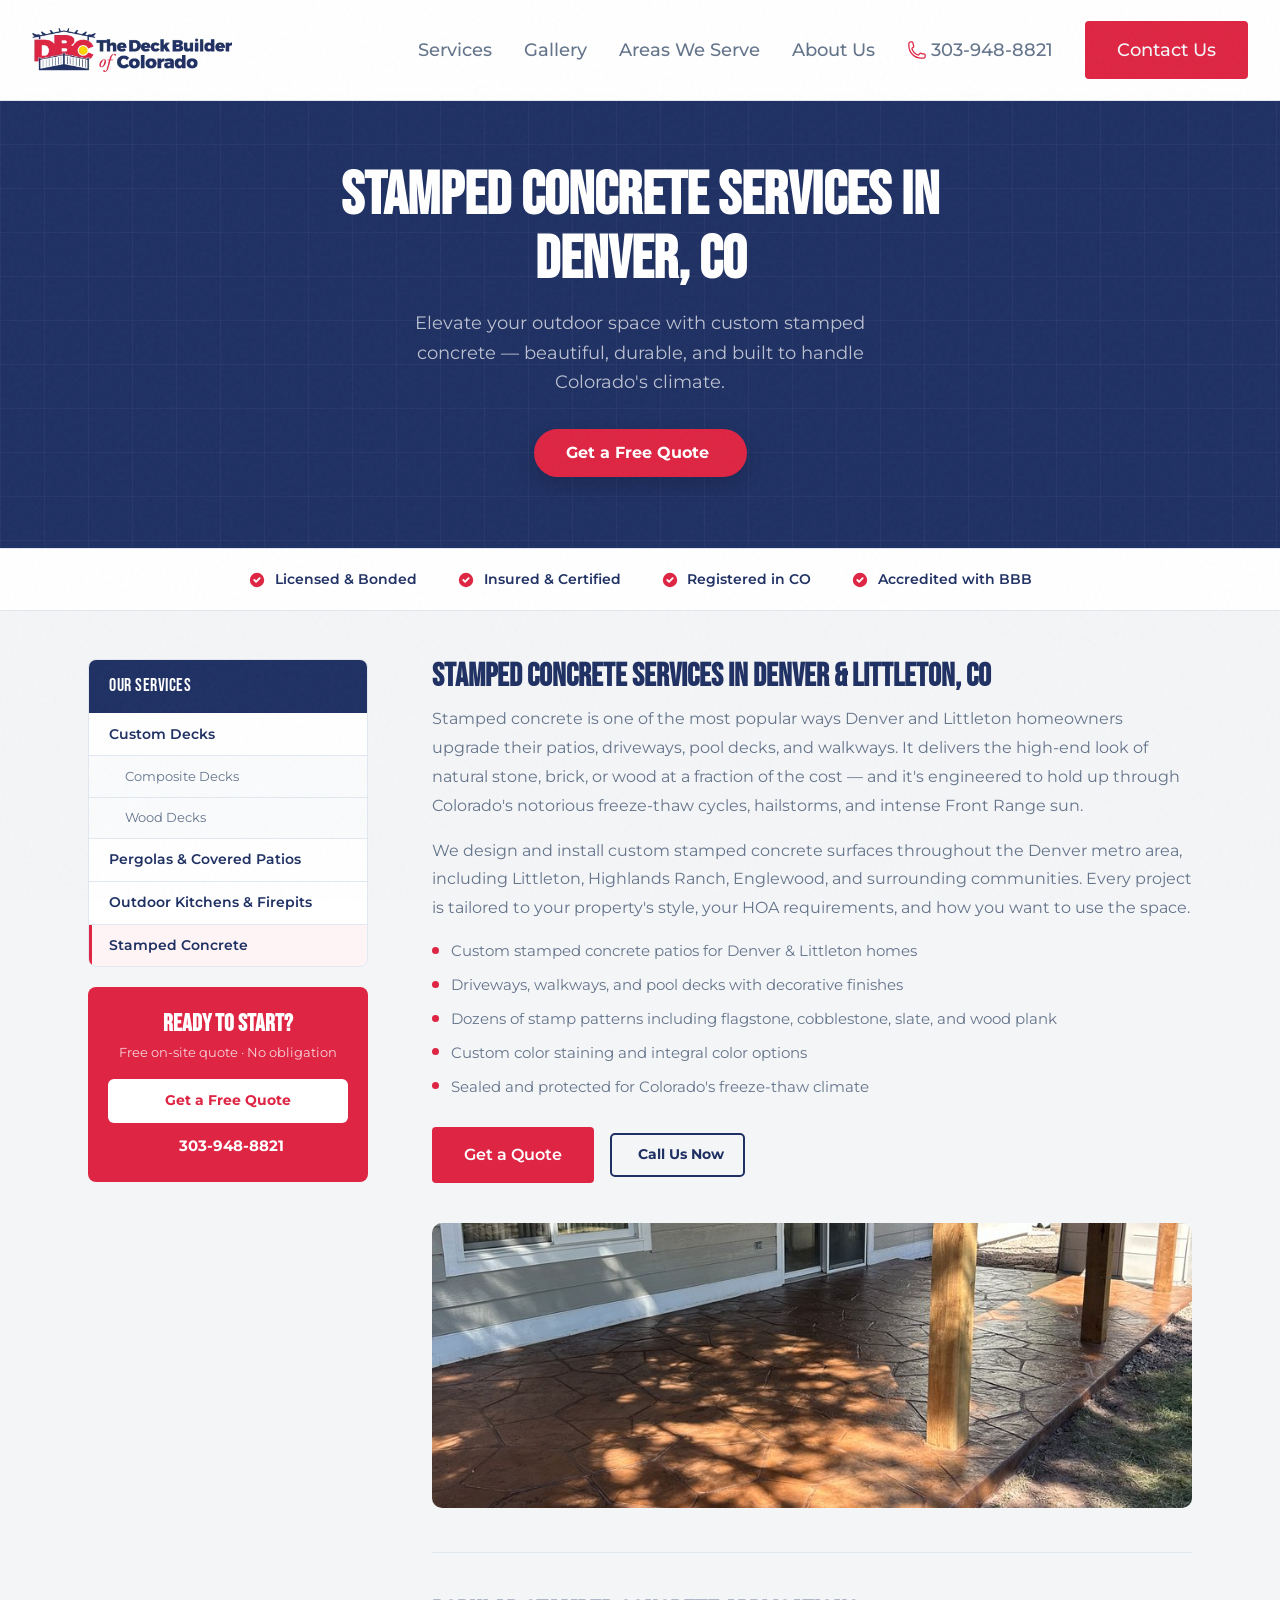
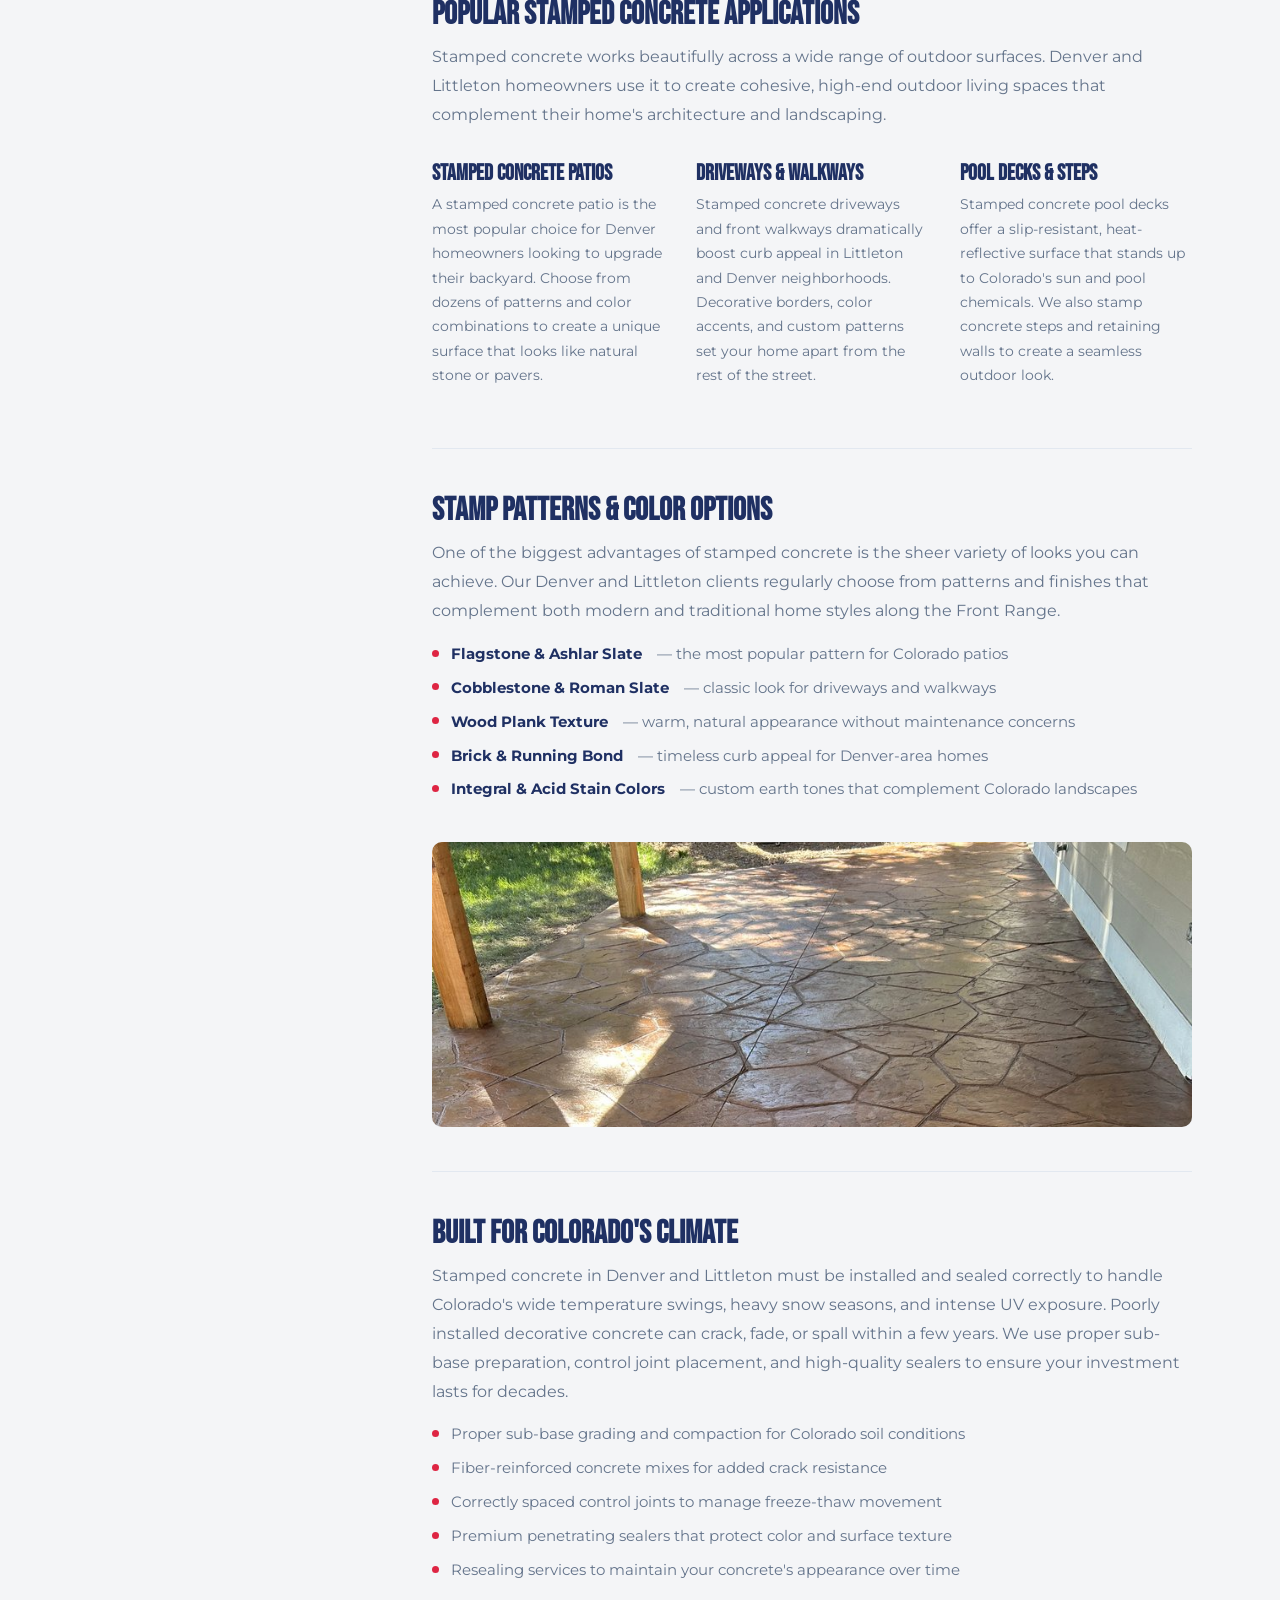
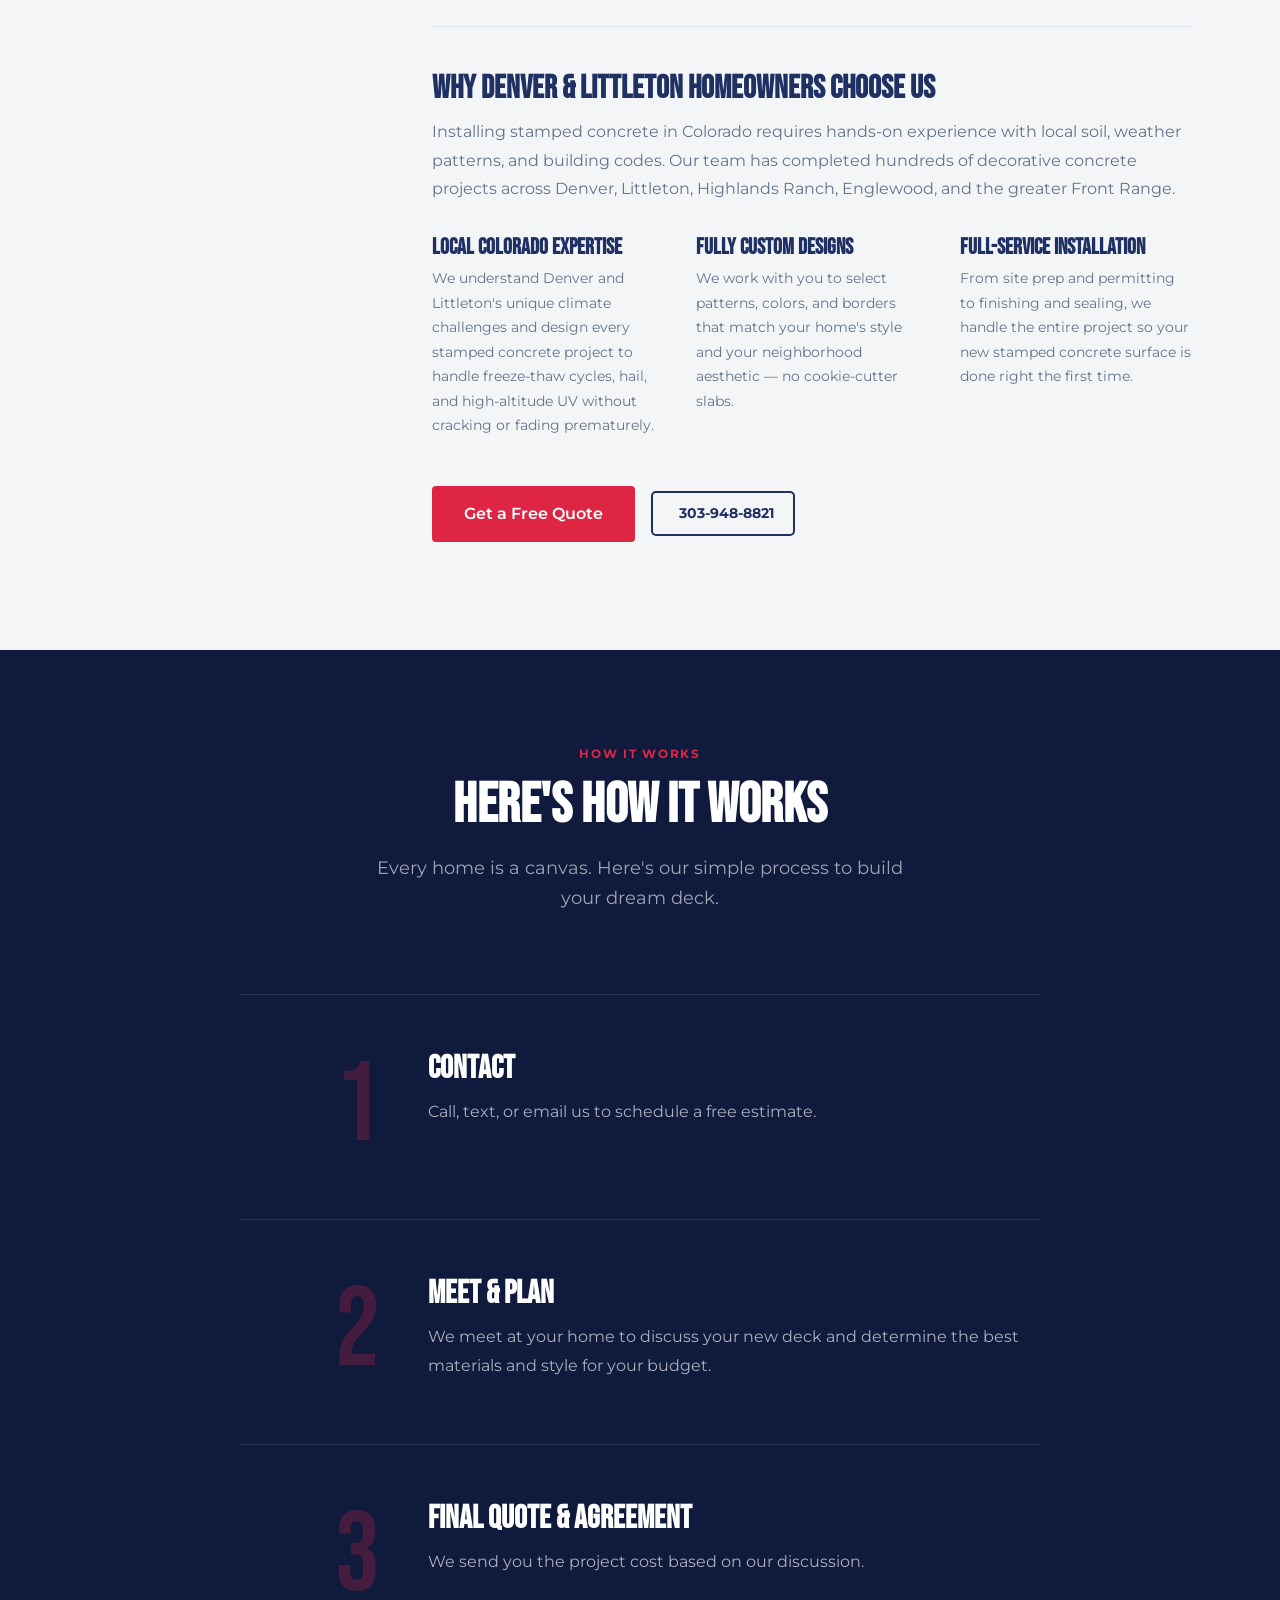
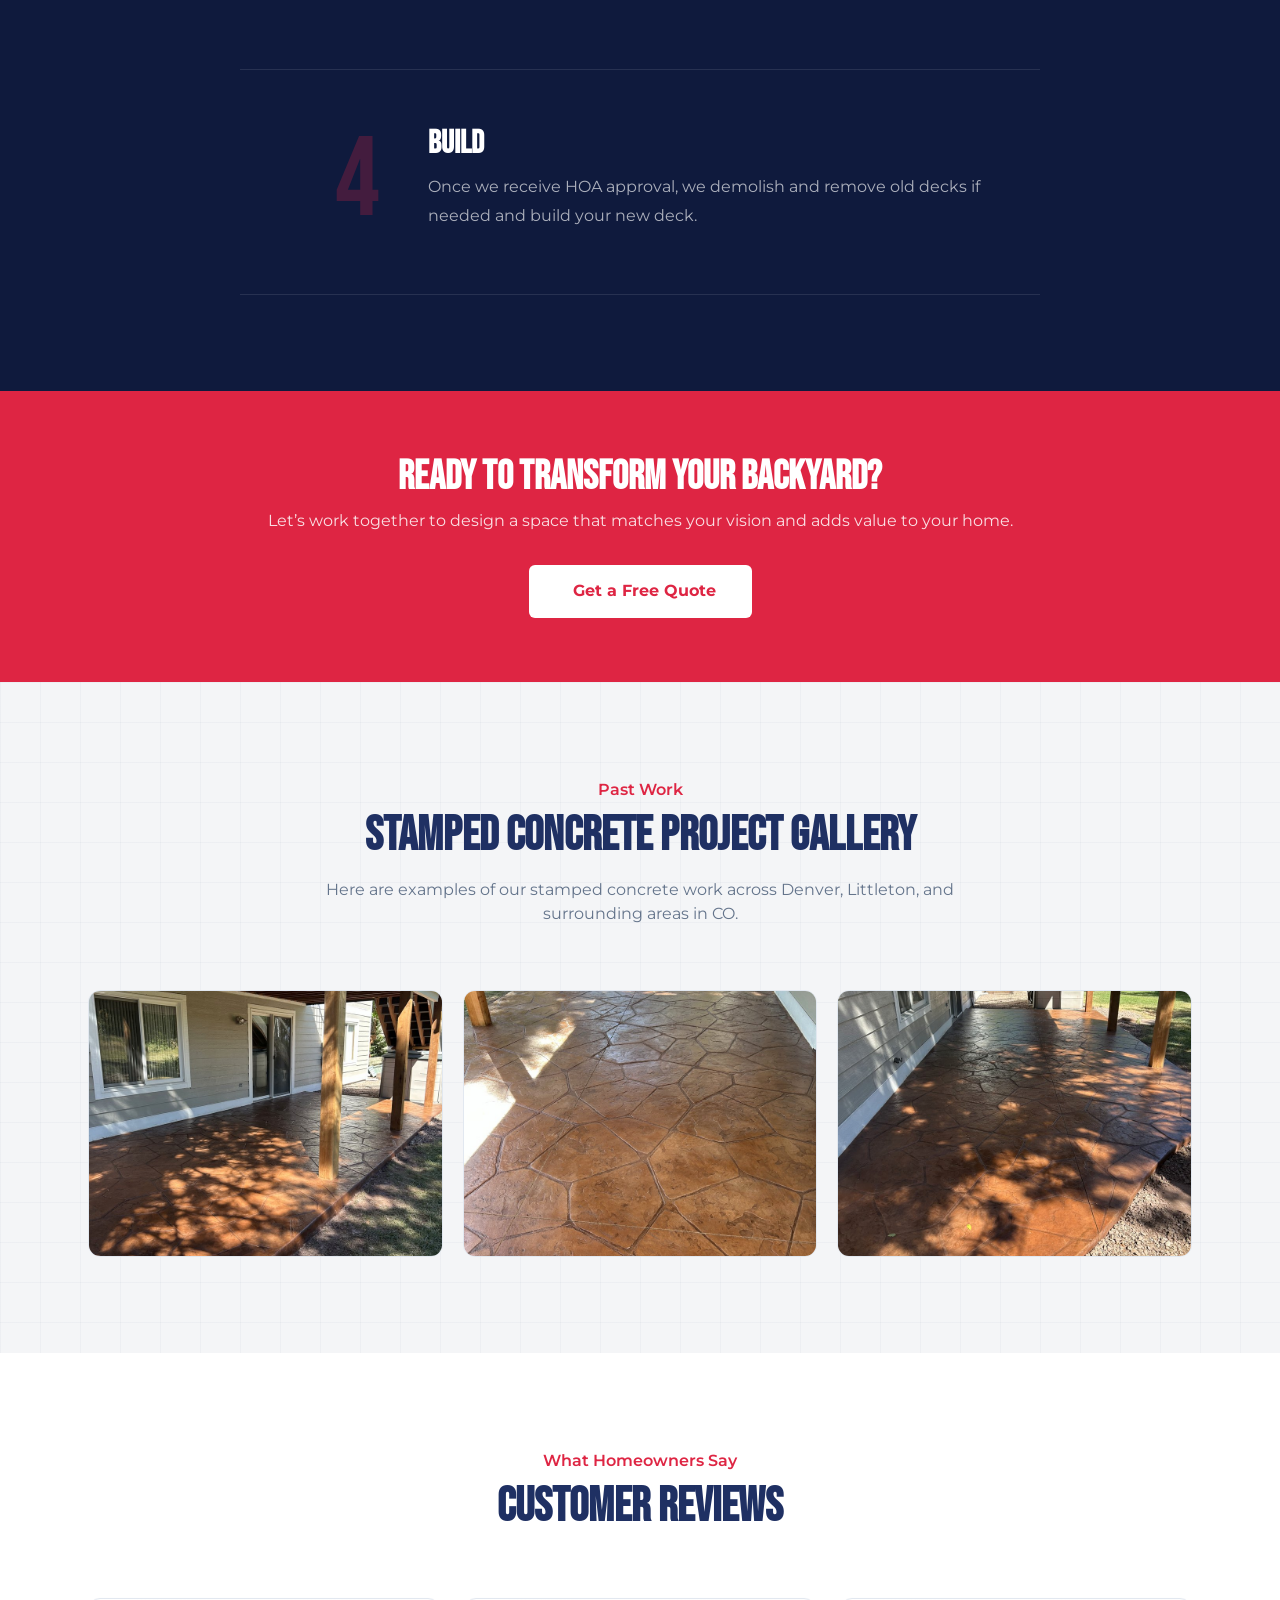
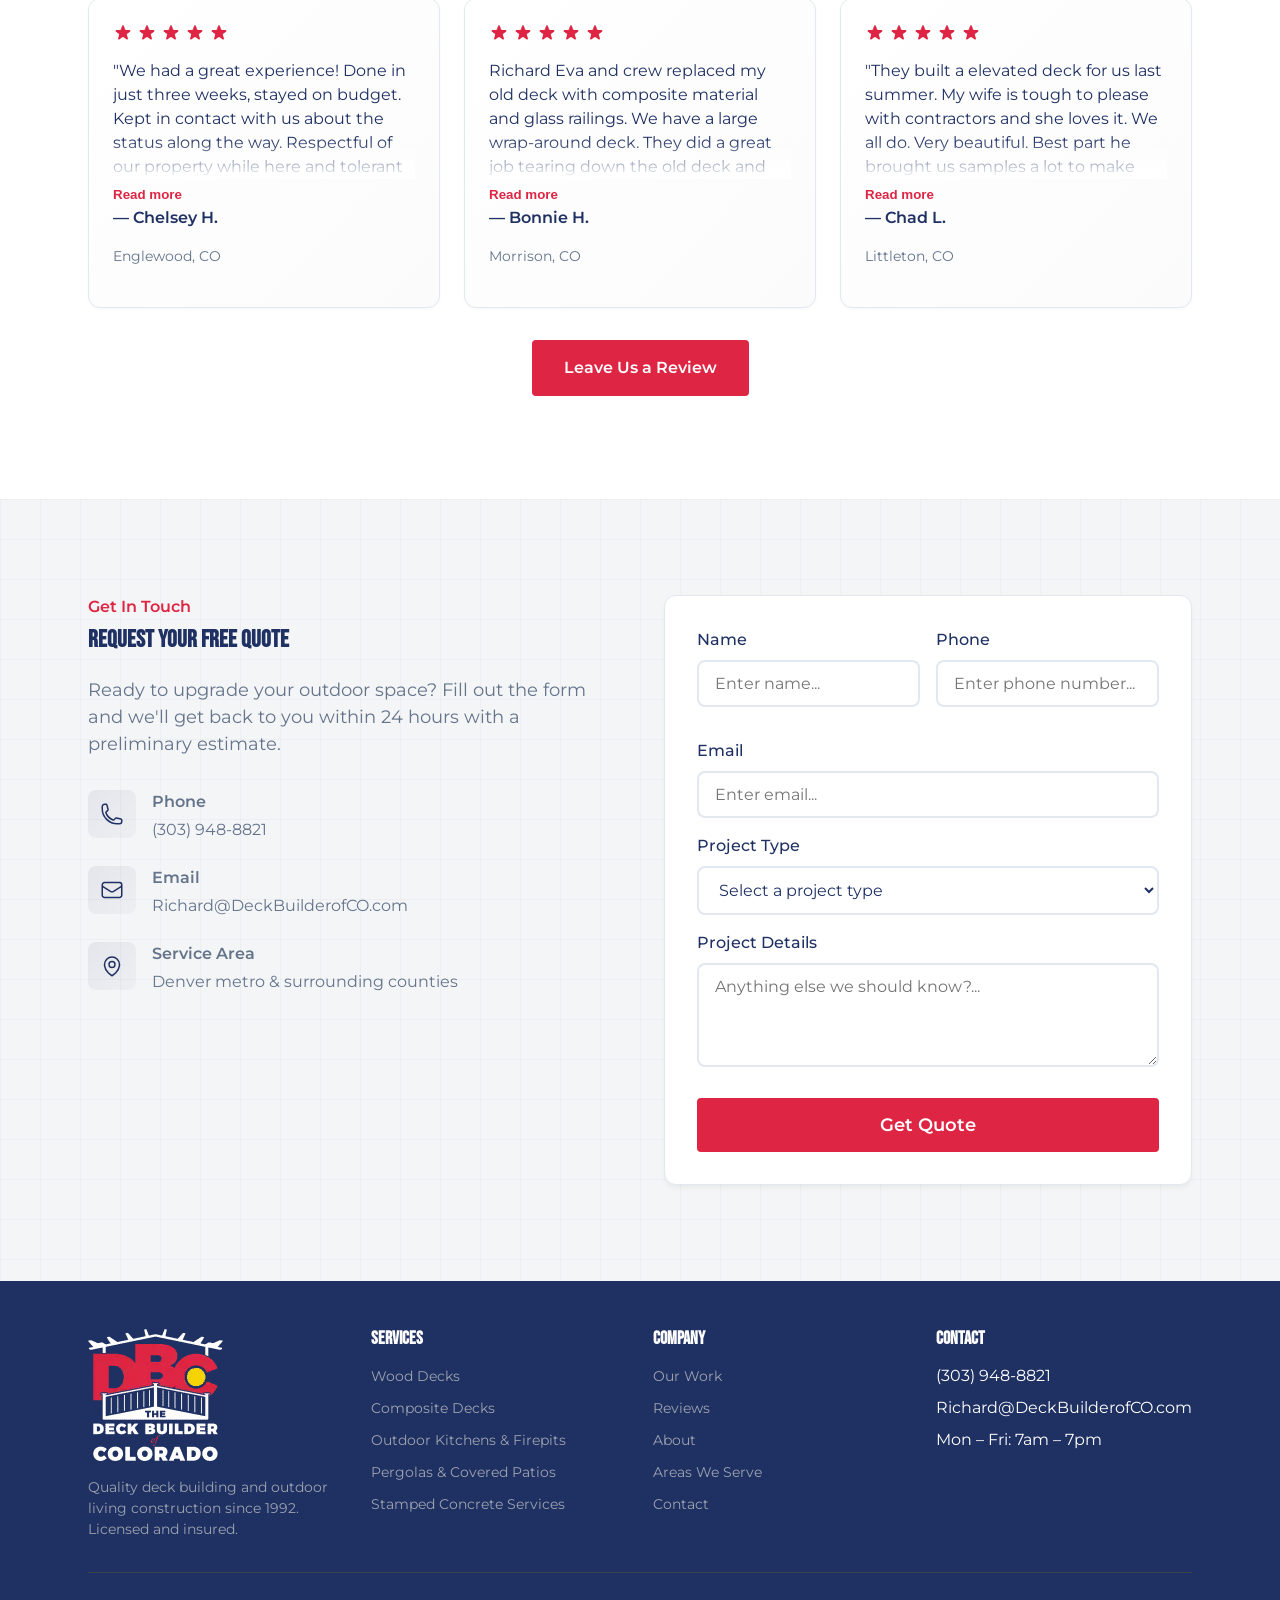
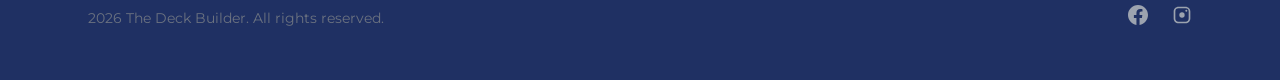
<file: stamped-concrete-services.html>
<!DOCTYPE html>
<html lang="en">

<head>
    <meta charset="UTF-8">
    <meta name="viewport" content="width=device-width, initial-scale=1.0">
    <title>Stamped Concrete Services Denver CO | The Deck Builder of Colorado</title>
    
    <!-- Meta tags -->
    <meta name="description" content="Professional stamped concrete services for patios, walkways and outdoor spaces in Denver, Littleton, Highlands Ranch, Castle Rock and nearby Colorado areas.">
    <meta name="keywords" content="stamped concrete Colorado, stamped concrete Denver, decorative concrete contractor Colorado, stamped patios Littleton, Highlands Ranch stamped concrete, Castle Pines concrete contractor, Castle Rock stamped patios, Parker decorative concrete, Englewood stamped concrete services, Centennial concrete patios, Lone Tree stamped concrete contractor, Ken Caryl decorative concrete, Morrison concrete patios, Genesee stamped concrete, Evergreen decorative concrete, Conifer concrete contractor, Lakewood stamped patios, Golden stamped concrete company, concrete patio installation Colorado, outdoor concrete services Denver metro">

    <!-- Canonical -->
    <link rel="canonical" href="https://www.thedeckbuilderofcolorado.com/stamped-concrete">

    <!-- Open Graph -->
    <meta property="og:title" content="Stamped Concrete Denver CO | The Deck Builder of Colorado">
    <meta property="og:description" content="Custom stamped concrete patios, driveways, and walkways in Denver and Littleton, CO. Built for Colorado's climate. Free quotes.">
    <meta property="og:type" content="website">

    <!-- CSS -->
    <link rel="stylesheet" href="css/base.css">
    <link rel="stylesheet" href="css/layout.css">
    <link rel="stylesheet" href="css/components.css">
    <link rel="stylesheet" href="css/services.css">

    <!-- Components -->
    <script src="./components/Navbar.js"></script>
    <script src="./components/Footer.js" defer></script>
    <script src="./components/ServicesSidebar.js" defer></script>
    <script src="./components/ServicesContent.js" defer></script>
    <script src="./components/Testimonials.js" defer></script>
    <script src="./components/Contact.js" defer></script>
    <script src="./components/Gallery.js" defer></script>

    <!-- JS -->
    <script src="./scripts/Projects.js"></script>
    <script src="./scripts/GalleryControls.js"></script>
    <script src="./scripts/TestimonialControls.js" defer></script>
    <script src="./scripts/InitMobileMenuFunctionality.js" defer></script>
    <script src="./scripts/InitScrollAnimations.js" defer></script>

    <!-- Schema Markup -->
    <script type="application/ld+json">
    {
      "@context": "https://schema.org",
      "@type": "Service",
      "name": "Stamped Concrete Installation",
      "provider": {
        "@type": "LocalBusiness",
        "name": "The Deck Builder of Colorado",
        "telephone": "+13039488821",
        "areaServed": ["Denver, CO", "Littleton, CO", "Jefferson County, CO", "Arapahoe County, CO", "Front Range, CO"]
      },
      "serviceType": "Stamped Concrete",
      "areaServed": ["Denver", "Littleton", "Colorado"],
      "description": "Custom stamped concrete installation for patios, driveways, walkways, and pool decks in Denver and Littleton, Colorado."
    }
    </script>

    <!-- Google tag (gtag.js) -->
    <script async src="https://www.googletagmanager.com/gtag/js?id=AW-798596772"></script>
    <script>
        window.dataLayer = window.dataLayer || [];
        function gtag(){dataLayer.push(arguments);}
        gtag('js', new Date());

        gtag('config', 'AW-798596772');
    </script>

    <script src="./scripts/google_tags/ReportConversion.js" defer></script>
    <script src="./scripts/google_tags/ReportPhoneLead.js" defer></script>
</head>

<body>
    <div class="noise-overlay"></div>

    <!-- NAV -->
    <site-navbar></site-navbar>

    <!-- HERO -->
    <div class="sp-hero">
        <div class="sp-hero-inner">
            <h1 id="heroTitle">Stamped Concrete Services in Denver, CO</h1>
            <p class="sp-hero-sub" id="heroSub">
                Elevate your outdoor space with custom stamped concrete — beautiful, durable, and built to handle Colorado's climate.
            </p>
            <a href="#contact" class="btn-primary">Get a Free Quote <i class="fas fa-arrow-right"
                    style="margin-left:6px;"></i></a>
        </div>
    </div>

    <!-- TRUST BAR -->
    <section class="trust-bar">
        <div class="container trust-bar-inner">
            <div class="trust-item">
                <svg fill="currentColor" viewBox="0 0 20 20">
                    <path fill-rule="evenodd"
                        d="M10 18a8 8 0 100-16 8 8 0 000 16zm3.707-9.293a1 1 0 00-1.414-1.414L9 10.586 7.707 9.293a1 1 0 00-1.414 1.414l2 2a1 1 0 001.414 0l4-4z"
                        clip-rule="evenodd" />
                </svg>
                <span>Licensed &amp; Bonded</span>
            </div>
            <div class="trust-item">
                <svg fill="currentColor" viewBox="0 0 20 20">
                    <path fill-rule="evenodd"
                        d="M10 18a8 8 0 100-16 8 8 0 000 16zm3.707-9.293a1 1 0 00-1.414-1.414L9 10.586 7.707 9.293a1 1 0 00-1.414 1.414l2 2a1 1 0 001.414 0l4-4z"
                        clip-rule="evenodd" />
                </svg>
                <span>Insured &amp; Certified</span>
            </div>
            <div class="trust-item">
                <svg fill="currentColor" viewBox="0 0 20 20">
                    <path fill-rule="evenodd"
                        d="M10 18a8 8 0 100-16 8 8 0 000 16zm3.707-9.293a1 1 0 00-1.414-1.414L9 10.586 7.707 9.293a1 1 0 00-1.414 1.414l2 2a1 1 0 001.414 0l4-4z"
                        clip-rule="evenodd" />
                </svg>
                <span>Registered in CO</span>
            </div>
            <div class="trust-item">
                <svg fill="currentColor" viewBox="0 0 20 20">
                    <path fill-rule="evenodd"
                        d="M10 18a8 8 0 100-16 8 8 0 000 16zm3.707-9.293a1 1 0 00-1.414-1.414L9 10.586 7.707 9.293a1 1 0 00-1.414 1.414l2 2a1 1 0 001.414 0l4-4z"
                        clip-rule="evenodd" />
                </svg>
                <span>Accredited with BBB</span>
            </div>
        </div>
    </section>

    <!-- BODY: SIDEBAR + EDITORIAL CONTENT -->
    <div class="sp-wrap">
        <div class="container sp-grid">
            <!-- SIDEBAR -->
            <services-sidebar></services-sidebar>

            <!-- EDITORIAL CONTENT -->
            <div class="sp-content" id="serviceContent">
                <h2>Stamped Concrete Services in Denver &amp; Littleton, CO</h2>
                <p>
                    Stamped concrete is one of the most popular ways Denver and Littleton homeowners upgrade their
                    patios, driveways, pool decks, and walkways. It delivers the high-end look of natural stone,
                    brick, or wood at a fraction of the cost — and it's engineered to hold up through Colorado's
                    notorious freeze-thaw cycles, hailstorms, and intense Front Range sun.
                </p>
                <p>
                    We design and install custom stamped concrete surfaces throughout the Denver metro area,
                    including Littleton, Highlands Ranch, Englewood, and surrounding communities. Every project
                    is tailored to your property's style, your HOA requirements, and how you want to use the space.
                </p>

                <ul class="sp-list">
                    <li>Custom stamped concrete patios for Denver &amp; Littleton homes</li>
                    <li>Driveways, walkways, and pool decks with decorative finishes</li>
                    <li>Dozens of stamp patterns including flagstone, cobblestone, slate, and wood plank</li>
                    <li>Custom color staining and integral color options</li>
                    <li>Sealed and protected for Colorado's freeze-thaw climate</li>
                </ul>

                <div class="inline-cta">
                    <a href="#contact" class="btn-primary">Get a Quote</a>
                    <a href="tel:+13039488821" class="btn-outline" onclick="return gtag_report_phone_conversion('tel:+13039488821');">
                    <i class="fas fa-phone"></i> Call Us Now
                    </a>
                </div>

                <div class="sp-img-break">
                    <img
                        src="./images/projects/stampedconcrete-project1.1.jpeg"
                        alt="Stamped concrete patio installation in Denver, Colorado"
                        style="object-fit: cover; object-position: center 55%;"
                    >
                </div>

                <h2>Popular Stamped Concrete Applications</h2>
                <p>
                    Stamped concrete works beautifully across a wide range of outdoor surfaces. Denver and
                    Littleton homeowners use it to create cohesive, high-end outdoor living spaces that
                    complement their home's architecture and landscaping.
                </p>

                <div class="value-cols">
                    <div class="value-col">
                    <h3>Stamped Concrete Patios</h3>
                    <p>
                        A stamped concrete patio is the most popular choice for Denver homeowners looking
                        to upgrade their backyard. Choose from dozens of patterns and color combinations
                        to create a unique surface that looks like natural stone or pavers.
                    </p>
                    </div>
                    <div class="value-col">
                    <h3>Driveways &amp; Walkways</h3>
                    <p>
                        Stamped concrete driveways and front walkways dramatically boost curb appeal
                        in Littleton and Denver neighborhoods. Decorative borders, color accents, and
                        custom patterns set your home apart from the rest of the street.
                    </p>
                    </div>
                    <div class="value-col">
                    <h3>Pool Decks &amp; Steps</h3>
                    <p>
                        Stamped concrete pool decks offer a slip-resistant, heat-reflective surface
                        that stands up to Colorado's sun and pool chemicals. We also stamp concrete
                        steps and retaining walls to create a seamless outdoor look.
                    </p>
                    </div>
                </div>

                <h2>Stamp Patterns &amp; Color Options</h2>
                <p>
                    One of the biggest advantages of stamped concrete is the sheer variety of looks you can
                    achieve. Our Denver and Littleton clients regularly choose from patterns and finishes
                    that complement both modern and traditional home styles along the Front Range.
                </p>

                <ul class="sp-list">
                    <li><strong>Flagstone &amp; Ashlar Slate</strong> — the most popular pattern for Colorado patios</li>
                    <li><strong>Cobblestone &amp; Roman Slate</strong> — classic look for driveways and walkways</li>
                    <li><strong>Wood Plank Texture</strong> — warm, natural appearance without maintenance concerns</li>
                    <li><strong>Brick &amp; Running Bond</strong> — timeless curb appeal for Denver-area homes</li>
                    <li><strong>Integral &amp; Acid Stain Colors</strong> — custom earth tones that complement Colorado landscapes</li>
                </ul>

                <div class="sp-img-break">
                    <img
                        src="./images/projects/stampedconcrete-proejct1.2.jpeg"
                        alt="Decorative stamped concrete patio in Littleton, Colorado"
                        style="object-fit: cover; object-position: center 15%;"
                    >
                </div>

                <h2>Built for Colorado's Climate</h2>
                <p>
                    Stamped concrete in Denver and Littleton must be installed and sealed correctly to
                    handle Colorado's wide temperature swings, heavy snow seasons, and intense UV exposure.
                    Poorly installed decorative concrete can crack, fade, or spall within a few years.
                    We use proper sub-base preparation, control joint placement, and high-quality sealers
                    to ensure your investment lasts for decades.
                </p>

                <ul class="sp-list">
                    <li>Proper sub-base grading and compaction for Colorado soil conditions</li>
                    <li>Fiber-reinforced concrete mixes for added crack resistance</li>
                    <li>Correctly spaced control joints to manage freeze-thaw movement</li>
                    <li>Premium penetrating sealers that protect color and surface texture</li>
                    <li>Resealing services to maintain your concrete's appearance over time</li>
                </ul>

                <h2>Why Denver &amp; Littleton Homeowners Choose Us</h2>
                <p>
                    Installing stamped concrete in Colorado requires hands-on experience with local soil,
                    weather patterns, and building codes. Our team has completed hundreds of decorative
                    concrete projects across Denver, Littleton, Highlands Ranch, Englewood, and the
                    greater Front Range.
                </p>

                <div class="value-cols">
                    <div class="value-col">
                    <h3>Local Colorado Expertise</h3>
                    <p>
                        We understand Denver and Littleton's unique climate challenges and design every
                        stamped concrete project to handle freeze-thaw cycles, hail, and high-altitude UV
                        without cracking or fading prematurely.
                    </p>
                    </div>
                    <div class="value-col">
                    <h3>Fully Custom Designs</h3>
                    <p>
                        We work with you to select patterns, colors, and borders that match your home's
                        style and your neighborhood aesthetic — no cookie-cutter slabs.
                    </p>
                    </div>
                    <div class="value-col">
                    <h3>Full-Service Installation</h3>
                    <p>
                        From site prep and permitting to finishing and sealing, we handle the entire
                        project so your new stamped concrete surface is done right the first time.
                    </p>
                    </div>
                </div>

                <div class="inline-cta" style="margin-top:2rem;">
                    <a href="#contact" class="btn-primary">Get a Free Quote</a>
                    <a href="tel:+13039488821" class="btn-outline" onclick="return gtag_report_phone_conversion('tel:+13039488821');">
                    <i class="fas fa-phone"></i> 303-948-8821
                    </a>
                </div>

                </div>
        </div>
    </div>

    <services-content 
        gallery-title="Past Work"
        gallery-subtitle="Stamped Concrete Project Gallery"
        gallery-description="Here are examples of our stamped concrete work across Denver, Littleton, and surrounding areas in CO."
        gallery-filters="stamped-conrete"
    ></services-content>

    <site-footer></site-footer>

    <script>
        window.onload = function () {
            displayGallery('stamped-concrete');

            // select the current services sidebar option
            function activateSidebar(text){
            [...document.querySelectorAll(".sb-tree a")]
                .find(a => a.textContent.trim().startsWith(text))
                ?.classList.add("active");
            }

            activateSidebar("Stamped Concrete");
        };
    </script>
</body>

</html>
</file>
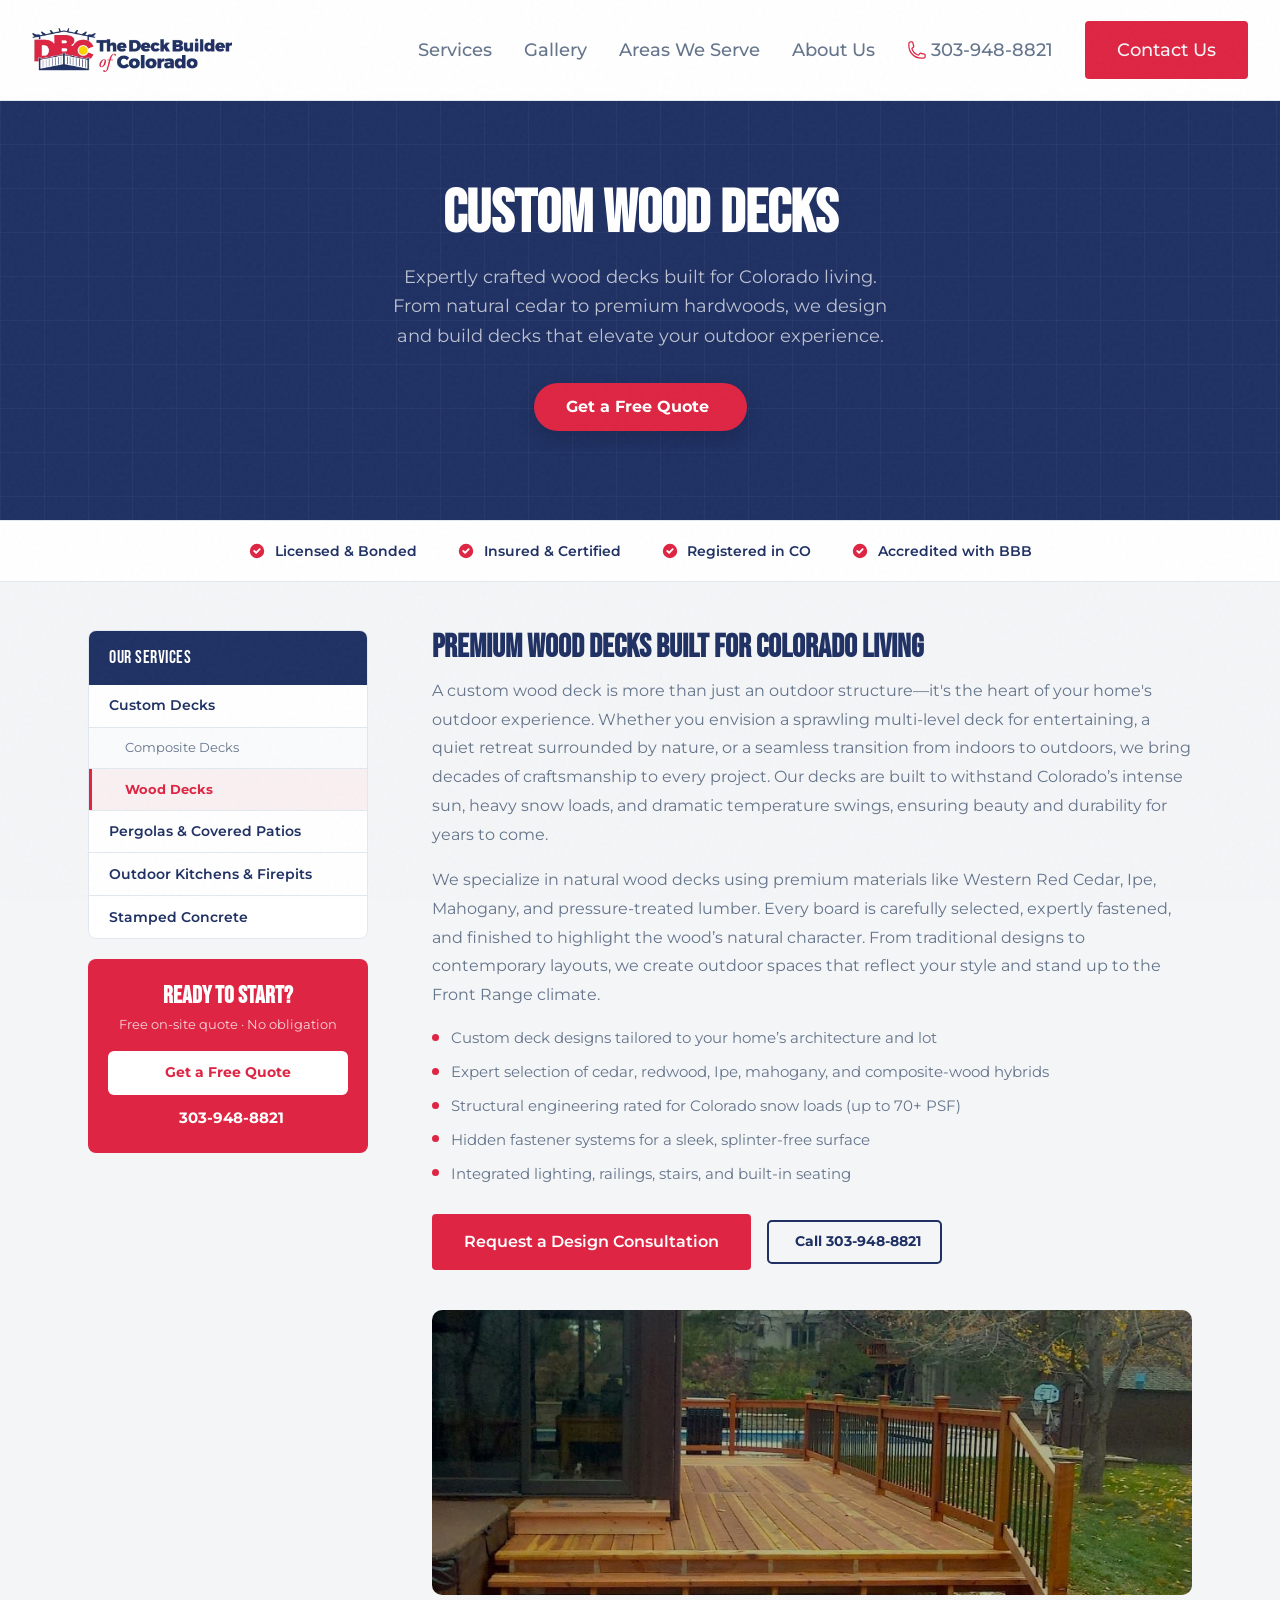
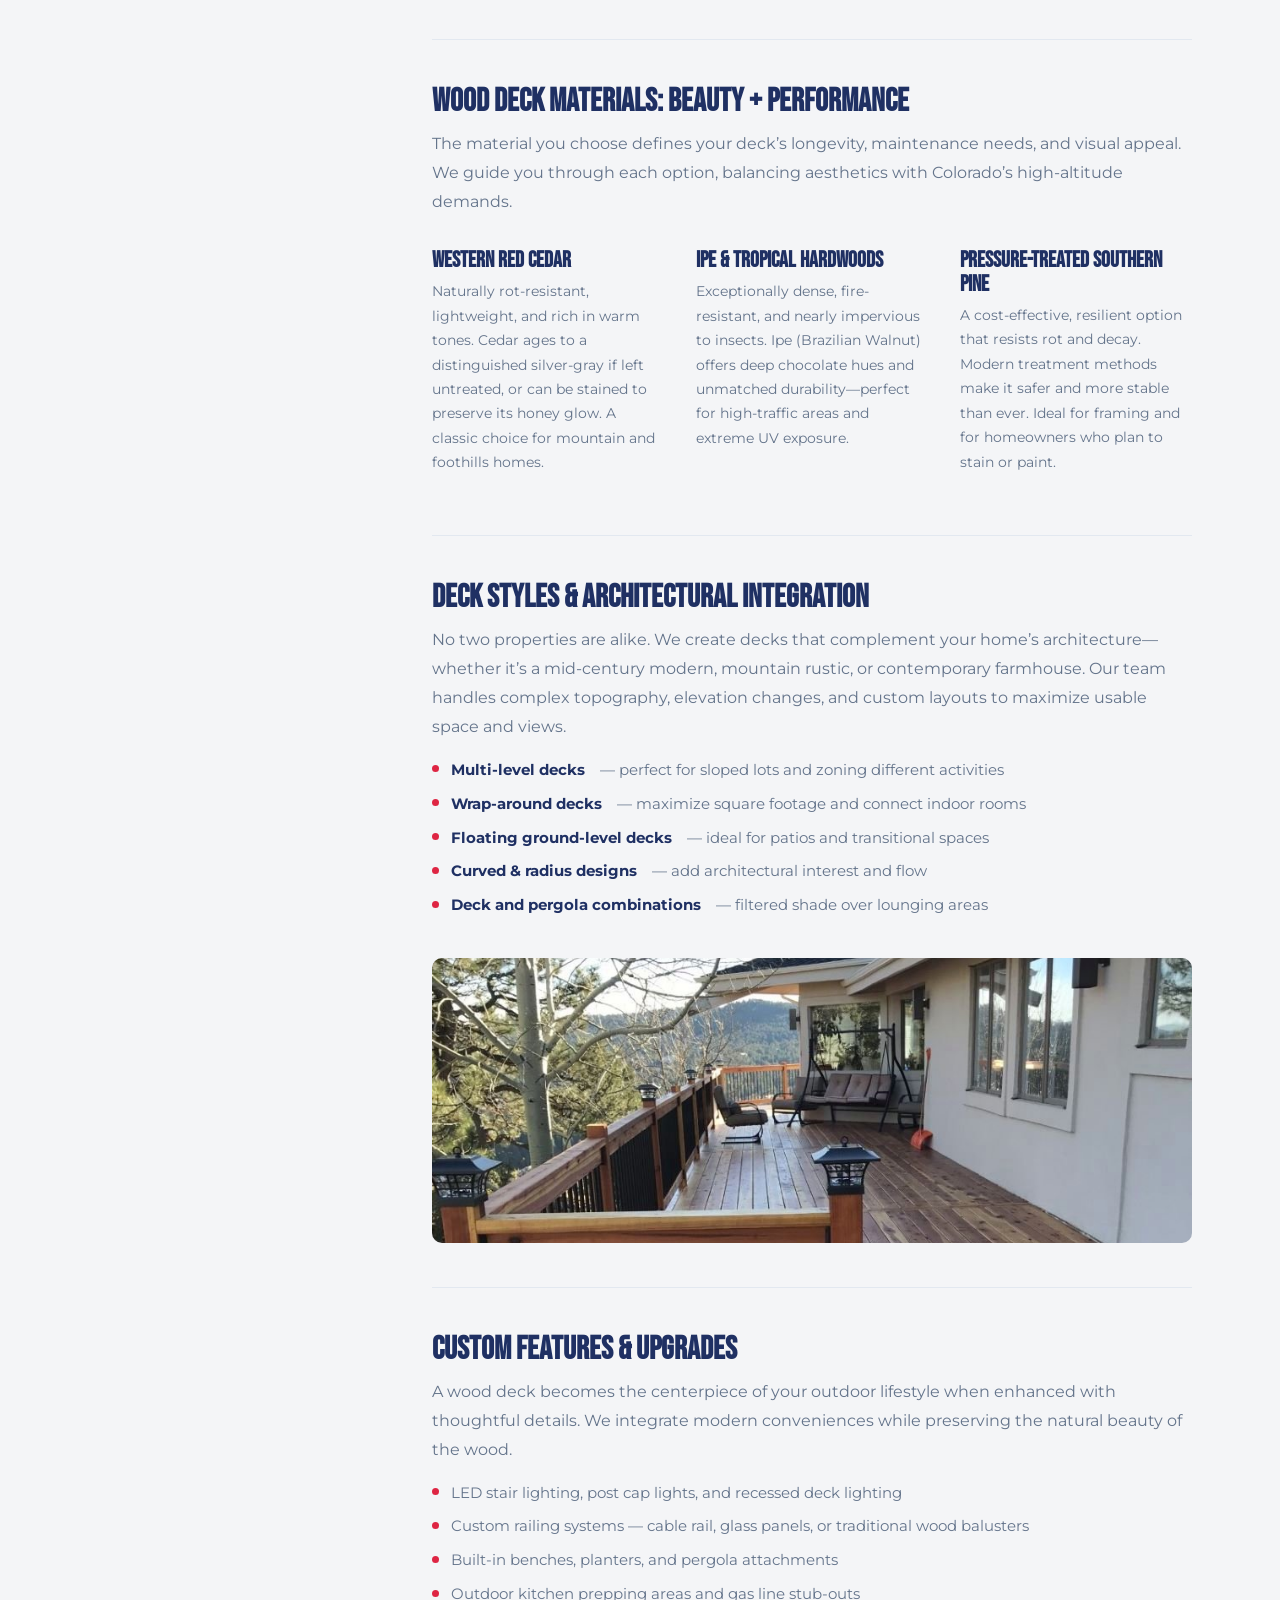
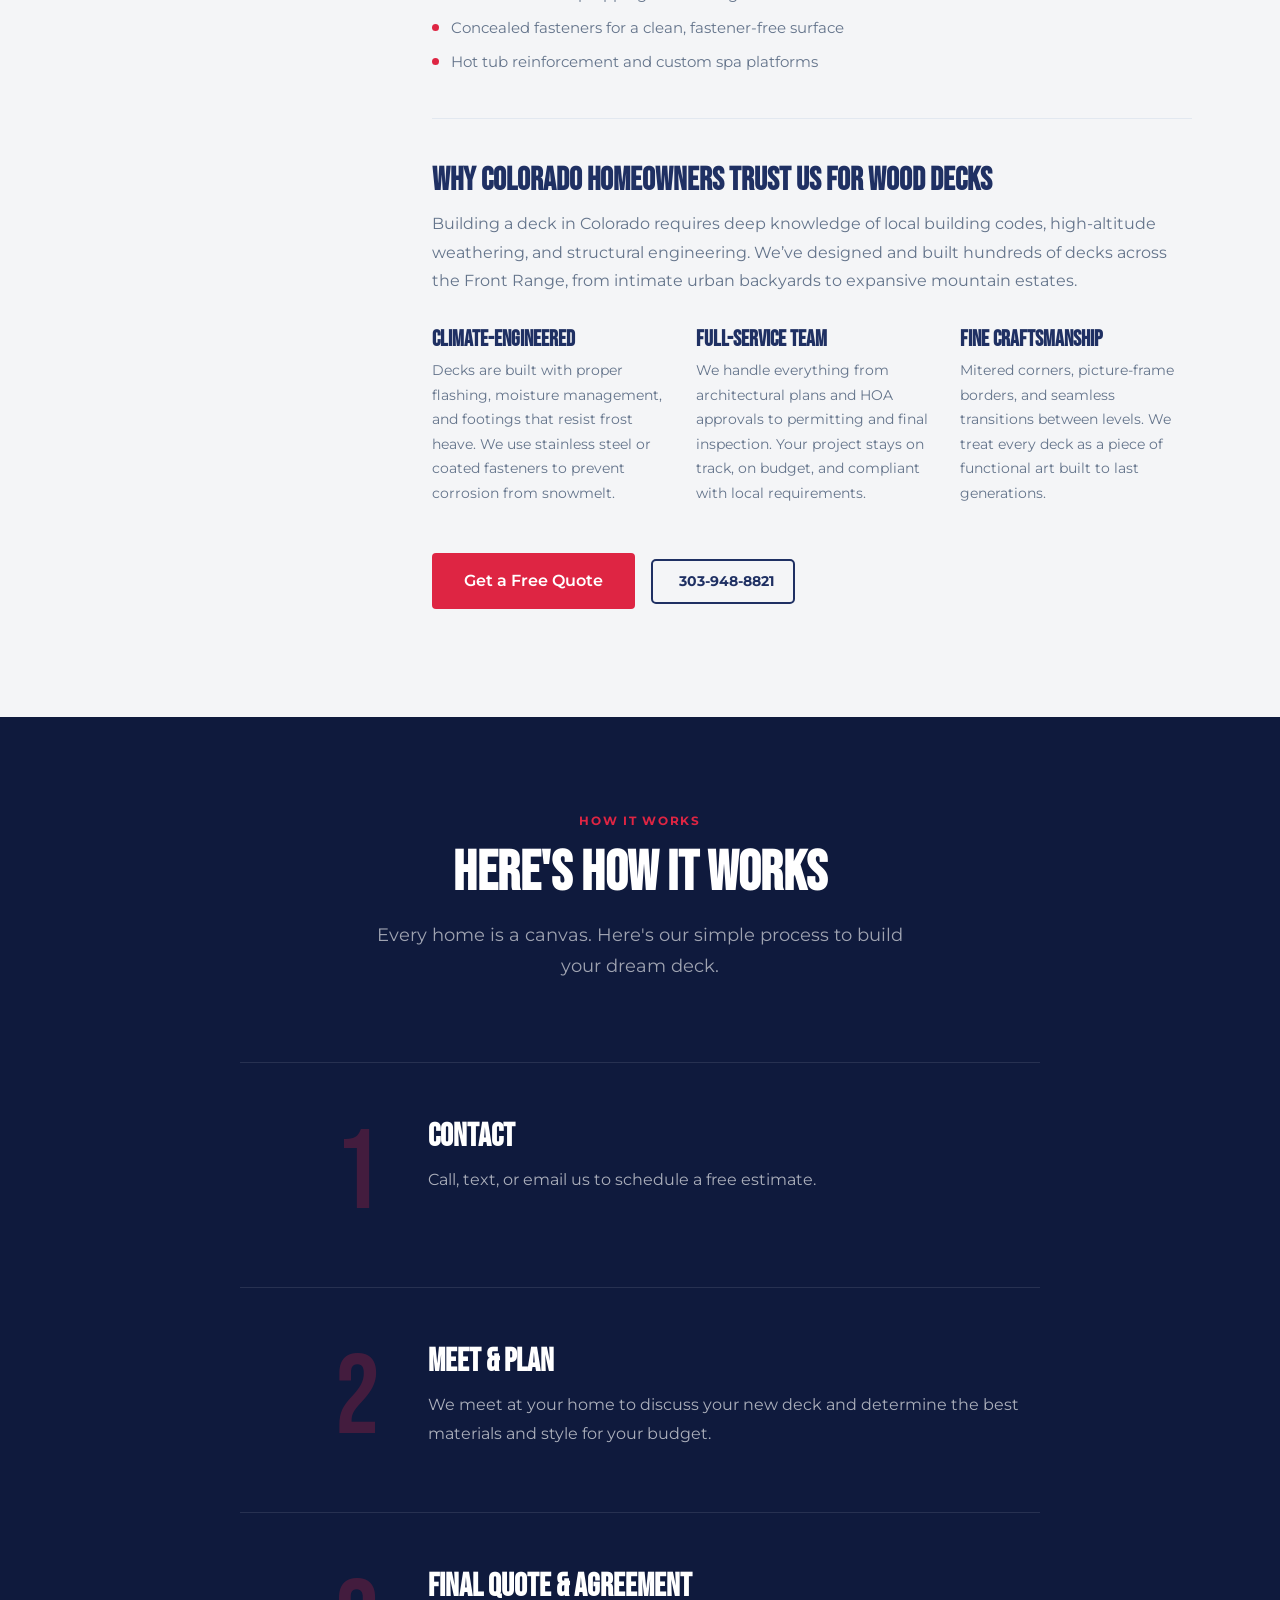
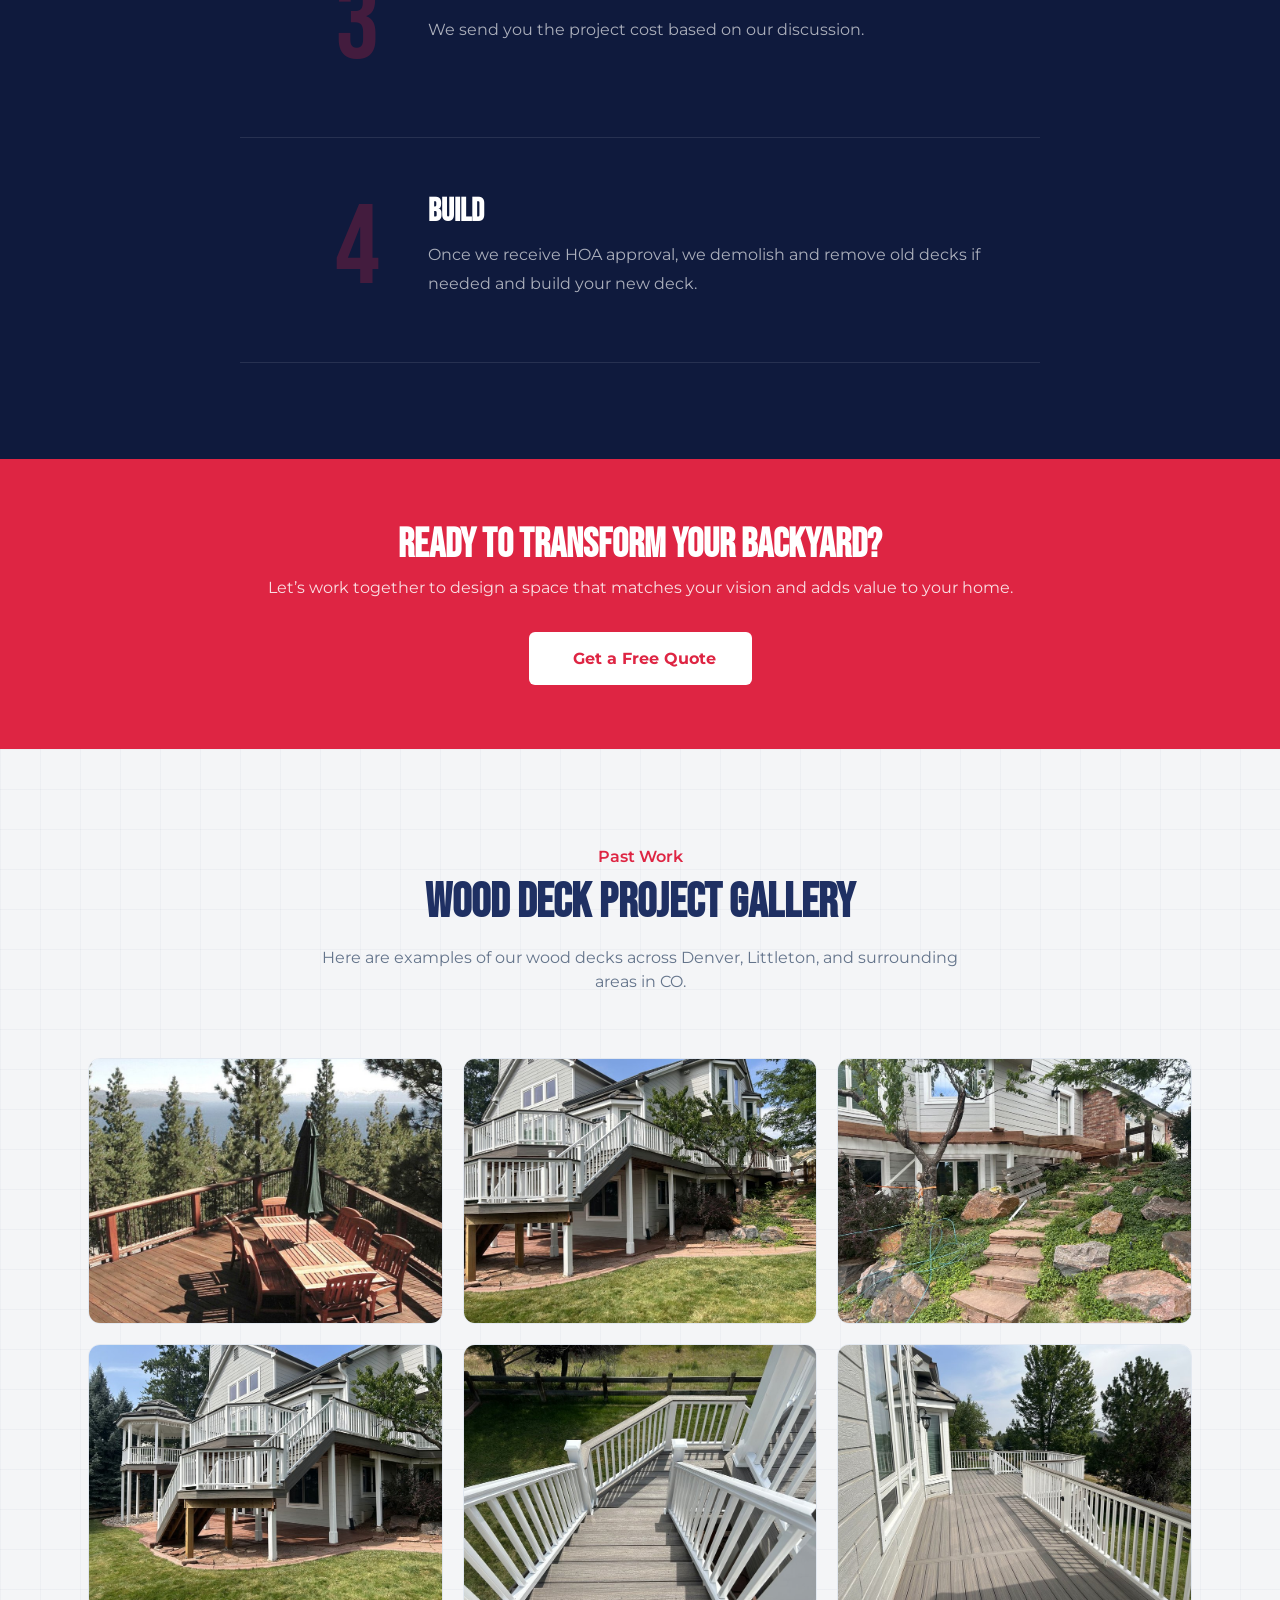
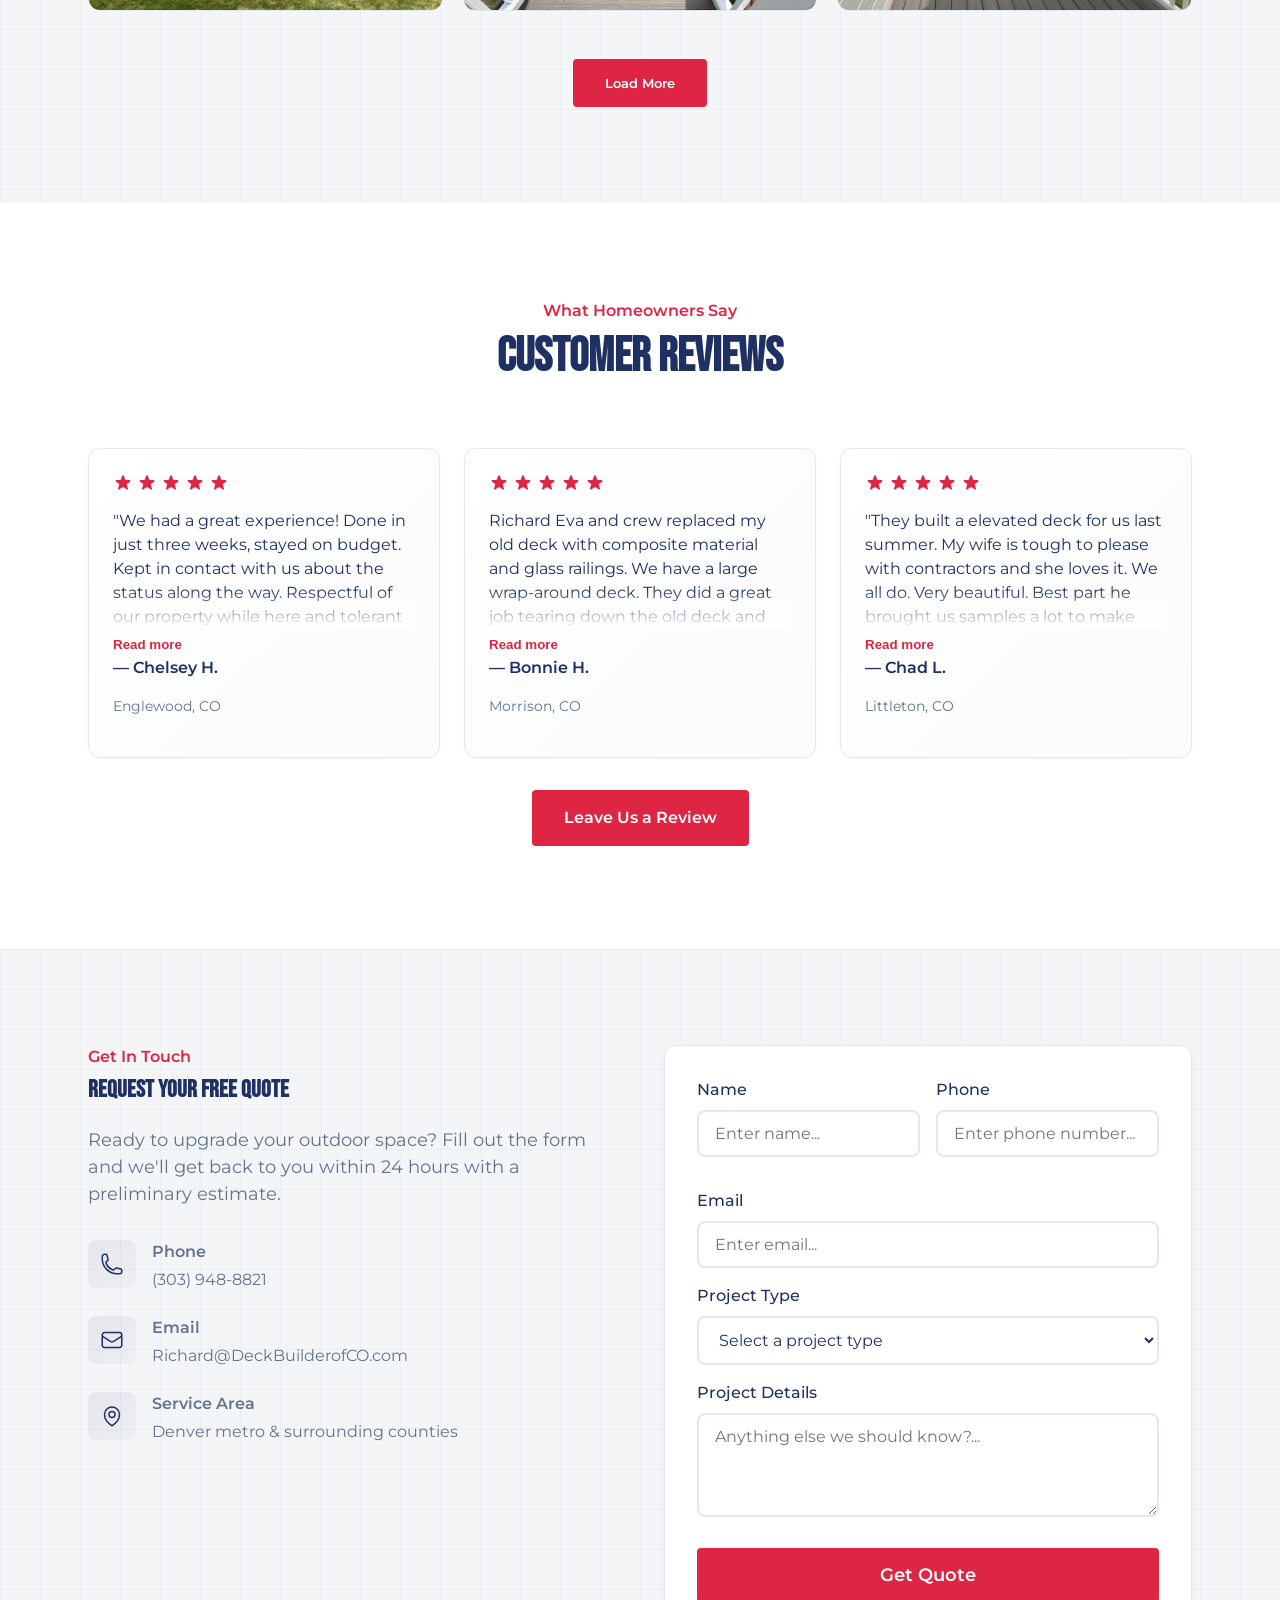
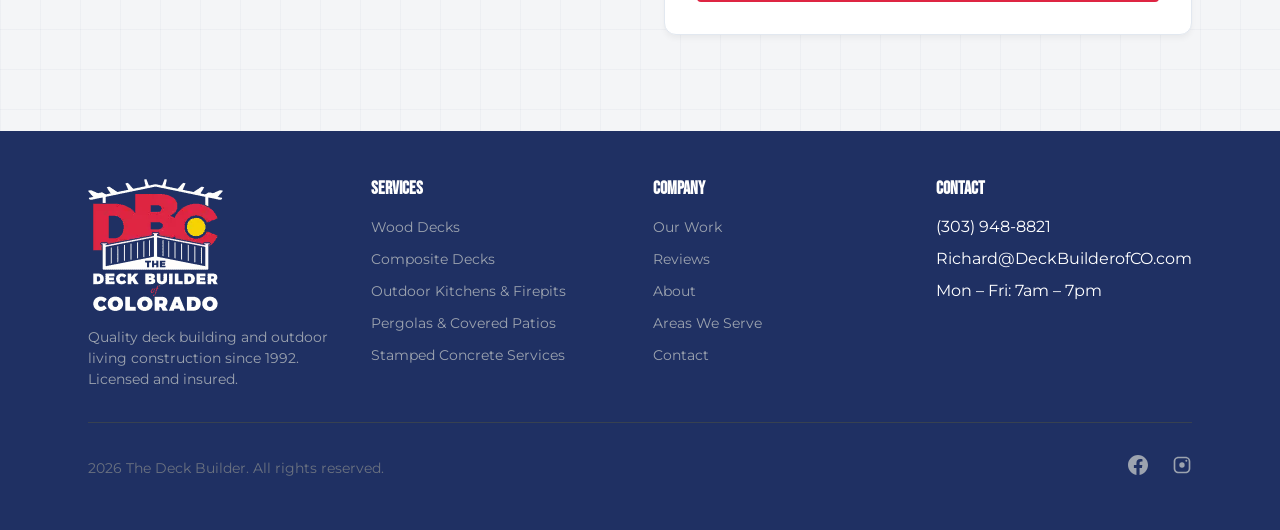
<file: wood-decks.html>
<!DOCTYPE html>
<html lang="en">

<head>
    <meta charset="UTF-8">
    <meta name="viewport" content="width=device-width, initial-scale=1.0">
    <title>Custom Wood Decks | The Deck Builder of Colorado</title>

    <!-- Meta tags -->
    <meta name="description" content="Custom wood deck builders serving Denver, Littleton, Highlands Ranch, Evergreen and surrounding Colorado communities with high-quality cedar and pressure-treated wood decks.">
    <meta name="keywords" content="wood decks Colorado, wood deck builder Denver, cedar deck builder Colorado, pressure treated decks Denver, custom wood decks Littleton, Highlands Ranch wood deck contractor, Castle Pines deck builder, Castle Rock wood decks, Parker wood deck company, Englewood deck contractor, Centennial wood deck builder, Lone Tree cedar decks, Ken Caryl wood decking, Morrison custom decks, Genesee wood deck builder, Evergreen cedar decks, Conifer wood deck contractor, Lakewood deck builder, Golden wood deck company, traditional wood decks Colorado, outdoor wood structures Denver metro">

    <!-- CSS -->
    <link rel="stylesheet" href="css/base.css">
    <link rel="stylesheet" href="css/layout.css">
    <link rel="stylesheet" href="css/components.css">
    <link rel="stylesheet" href="css/services.css">

    <!-- Components -->
    <script src="./components/Navbar.js"></script>
    <script src="./components/Footer.js" defer></script>
    <script src="./components/ServicesSidebar.js" defer></script>
    <script src="./components/ServicesContent.js" defer></script>
    <script src="./components/Testimonials.js" defer></script>
    <script src="./components/Contact.js" defer></script>
    <script src="./components/Gallery.js" defer></script>

    <!-- JS -->
    <script src="./scripts/Projects.js"></script>
    <script src="./scripts/GalleryControls.js"></script>
    <script src="./scripts/TestimonialControls.js" defer></script>
    <script src="./scripts/InitMobileMenuFunctionality.js" defer></script>
    <script src="./scripts/InitScrollAnimations.js" defer></script>

    <!-- Google tag (gtag.js) -->
    <script async src="https://www.googletagmanager.com/gtag/js?id=AW-798596772"></script>
    <script>
        window.dataLayer = window.dataLayer || [];
        function gtag(){dataLayer.push(arguments);}
        gtag('js', new Date());

        gtag('config', 'AW-798596772');
    </script>

    <script src="./scripts/google_tags/ReportConversion.js" defer></script>
    <script src="./scripts/google_tags/ReportPhoneLead.js" defer></script>
</head>

<body>
    <div class="noise-overlay"></div>

    <!-- NAV -->
    <site-navbar></site-navbar>

    <!-- HERO - Wood Deck Focus -->
    <div class="sp-hero">
        <div class="sp-hero-inner">
            <h1 id="heroTitle">Custom Wood Decks</h1>
            <p class="sp-hero-sub" id="heroSub">
                Expertly crafted wood decks built for Colorado living. From natural cedar to premium hardwoods, we design and build decks that elevate your outdoor experience.
            </p>
            <a href="#contact" class="btn-primary">Get a Free Quote <i class="fas fa-arrow-right"
                    style="margin-left:6px;"></i></a>
        </div>
    </div>

    <!-- TRUST BAR (unchanged but fully relevant) -->
    <section class="trust-bar">
        <div class="container trust-bar-inner">
            <div class="trust-item">
                <svg fill="currentColor" viewBox="0 0 20 20">
                    <path fill-rule="evenodd"
                        d="M10 18a8 8 0 100-16 8 8 0 000 16zm3.707-9.293a1 1 0 00-1.414-1.414L9 10.586 7.707 9.293a1 1 0 00-1.414 1.414l2 2a1 1 0 001.414 0l4-4z"
                        clip-rule="evenodd" />
                </svg>
                <span>Licensed &amp; Bonded</span>
            </div>
            <div class="trust-item">
                <svg fill="currentColor" viewBox="0 0 20 20">
                    <path fill-rule="evenodd"
                        d="M10 18a8 8 0 100-16 8 8 0 000 16zm3.707-9.293a1 1 0 00-1.414-1.414L9 10.586 7.707 9.293a1 1 0 00-1.414 1.414l2 2a1 1 0 001.414 0l4-4z"
                        clip-rule="evenodd" />
                </svg>
                <span>Insured &amp; Certified</span>
            </div>
            <div class="trust-item">
                <svg fill="currentColor" viewBox="0 0 20 20">
                    <path fill-rule="evenodd"
                        d="M10 18a8 8 0 100-16 8 8 0 000 16zm3.707-9.293a1 1 0 00-1.414-1.414L9 10.586 7.707 9.293a1 1 0 00-1.414 1.414l2 2a1 1 0 001.414 0l4-4z"
                        clip-rule="evenodd" />
                </svg>
                <span>Registered in CO</span>
            </div>
            <div class="trust-item">
                <svg fill="currentColor" viewBox="0 0 20 20">
                    <path fill-rule="evenodd"
                        d="M10 18a8 8 0 100-16 8 8 0 000 16zm3.707-9.293a1 1 0 00-1.414-1.414L9 10.586 7.707 9.293a1 1 0 00-1.414 1.414l2 2a1 1 0 001.414 0l4-4z"
                        clip-rule="evenodd" />
                </svg>
                <span>Accredited with BBB</span>
            </div>
        </div>
    </section>

    <!-- BODY: SIDEBAR + EDITORIAL CONTENT (FULLY UPDATED FOR WOOD DECKS) -->
    <div class="sp-wrap">
        <div class="container sp-grid">
            <!-- SIDEBAR -->
            <services-sidebar></services-sidebar>

            <!-- MAIN CONTENT: WOOD DECK SERVICE DETAILS -->
            <div class="sp-content" id="serviceContent">
                <h2>Premium Wood Decks Built for Colorado Living</h2>
                <p>
                    A custom wood deck is more than just an outdoor structure—it's the heart of your home's outdoor
                    experience. Whether you envision a sprawling multi-level deck for entertaining, a quiet retreat
                    surrounded by nature, or a seamless transition from indoors to outdoors, we bring decades of
                    craftsmanship to every project. Our decks are built to withstand Colorado’s intense sun, heavy snow
                    loads, and dramatic temperature swings, ensuring beauty and durability for years to come.
                </p>
                <p>
                    We specialize in natural wood decks using premium materials like Western Red Cedar, Ipe, Mahogany,
                    and pressure-treated lumber. Every board is carefully selected, expertly fastened, and finished to
                    highlight the wood’s natural character. From traditional designs to contemporary layouts, we create
                    outdoor spaces that reflect your style and stand up to the Front Range climate.
                </p>

                <ul class="sp-list">
                    <li>Custom deck designs tailored to your home’s architecture and lot</li>
                    <li>Expert selection of cedar, redwood, Ipe, mahogany, and composite-wood hybrids</li>
                    <li>Structural engineering rated for Colorado snow loads (up to 70+ PSF)</li>
                    <li>Hidden fastener systems for a sleek, splinter-free surface</li>
                    <li>Integrated lighting, railings, stairs, and built-in seating</li>
                </ul>

                <div class="inline-cta">
                    <a href="#contact" class="btn-primary">Request a Design Consultation</a>
                    <a href="tel:+13039488821" class="btn-outline" onclick="return gtag_report_phone_conversion('tel:+13039488821');">
                    <i class="fas fa-phone"></i> Call 303-948-8821
                    </a>
                </div>

                <div class="sp-img-break">
                    <img
                        src="./images/projects/wooddeck-project4.1.jpg"
                        alt="Stunning cedar wood deck with multi-level design in Colorado"
                        style="object-fit: cover; object-position: center 30%;"
                        onerror="this.src='https://placehold.co/1200x600/2c3e2f/e9d6a7?text=Custom+Wood+Deck+Gallery';"
                    >
                </div>

                <h2>Wood Deck Materials: Beauty + Performance</h2>
                <p>
                    The material you choose defines your deck’s longevity, maintenance needs, and visual appeal. We guide
                    you through each option, balancing aesthetics with Colorado’s high-altitude demands.
                </p>

                <div class="value-cols">
                    <div class="value-col">
                    <h3>Western Red Cedar</h3>
                    <p>
                        Naturally rot-resistant, lightweight, and rich in warm tones. Cedar ages to a distinguished
                        silver-gray if left untreated, or can be stained to preserve its honey glow. A classic choice
                        for mountain and foothills homes.
                    </p>
                    </div>
                    <div class="value-col">
                    <h3>Ipe & Tropical Hardwoods</h3>
                    <p>
                        Exceptionally dense, fire-resistant, and nearly impervious to insects. Ipe (Brazilian Walnut)
                        offers deep chocolate hues and unmatched durability—perfect for high-traffic areas and
                        extreme UV exposure.
                    </p>
                    </div>
                    <div class="value-col">
                    <h3>Pressure-Treated Southern Pine</h3>
                    <p>
                        A cost-effective, resilient option that resists rot and decay. Modern treatment methods make it
                        safer and more stable than ever. Ideal for framing and for homeowners who plan to stain or paint.
                    </p>
                    </div>
                </div>

                <h2>Deck Styles & Architectural Integration</h2>
                <p>
                    No two properties are alike. We create decks that complement your home’s architecture—whether
                    it’s a mid-century modern, mountain rustic, or contemporary farmhouse. Our team handles complex
                    topography, elevation changes, and custom layouts to maximize usable space and views.
                </p>

                <ul class="sp-list">
                    <li><strong>Multi-level decks</strong> — perfect for sloped lots and zoning different activities</li>
                    <li><strong>Wrap-around decks</strong> — maximize square footage and connect indoor rooms</li>
                    <li><strong>Floating ground-level decks</strong> — ideal for patios and transitional spaces</li>
                    <li><strong>Curved & radius designs</strong> — add architectural interest and flow</li>
                    <li><strong>Deck and pergola combinations</strong> — filtered shade over lounging areas</li>
                </ul>

                <div class="sp-img-break">
                    <img
                        src="./images/projects/wooddeck-project3.1.jpg"
                        alt="Multi-level wood deck with cedar railing and integrated stairs"
                        style="object-fit: cover; object-position: center 20%;"
                        onerror="this.src='https://placehold.co/1200x600/2c3e2f/e9d6a7?text=Multi-Level+Wood+Deck';"
                    >
                </div>

                <h2>Custom Features & Upgrades</h2>
                <p>
                    A wood deck becomes the centerpiece of your outdoor lifestyle when enhanced with thoughtful
                    details. We integrate modern conveniences while preserving the natural beauty of the wood.
                </p>

                <ul class="sp-list">
                    <li>LED stair lighting, post cap lights, and recessed deck lighting</li>
                    <li>Custom railing systems — cable rail, glass panels, or traditional wood balusters</li>
                    <li>Built-in benches, planters, and pergola attachments</li>
                    <li>Outdoor kitchen prepping areas and gas line stub-outs</li>
                    <li>Concealed fasteners for a clean, fastener-free surface</li>
                    <li>Hot tub reinforcement and custom spa platforms</li>
                </ul>

                <h2>Why Colorado Homeowners Trust Us for Wood Decks</h2>
                <p>
                    Building a deck in Colorado requires deep knowledge of local building codes, high-altitude
                    weathering, and structural engineering. We’ve designed and built hundreds of decks across the
                    Front Range, from intimate urban backyards to expansive mountain estates.
                </p>

                <div class="value-cols">
                    <div class="value-col">
                    <h3>Climate-Engineered</h3>
                    <p>
                        Decks are built with proper flashing, moisture management, and footings that resist
                        frost heave. We use stainless steel or coated fasteners to prevent corrosion from snowmelt.
                    </p>
                    </div>
                    <div class="value-col">
                    <h3>Full-Service Team</h3>
                    <p>
                        We handle everything from architectural plans and HOA approvals to permitting and final
                        inspection. Your project stays on track, on budget, and compliant with local requirements.
                    </p>
                    </div>
                    <div class="value-col">
                    <h3>Fine Craftsmanship</h3>
                    <p>
                        Mitered corners, picture-frame borders, and seamless transitions between levels.
                        We treat every deck as a piece of functional art built to last generations.
                    </p>
                    </div>
                </div>

                <div class="inline-cta" style="margin-top:2rem;">
                    <a href="#contact" class="btn-primary">Get a Free Quote</a>
                    <a href="tel:+13039488821" class="btn-outline" onclick="return gtag_report_phone_conversion('tel:+13039488821');">
                    <i class="fas fa-phone"></i> 303-948-8821
                    </a>
                </div>

            </div>
        </div>
    </div>

    <!-- GALLERY COMPONENT: Updated for Wood Deck Projects -->
    <services-content 
        gallery-title="Past Work"
        gallery-subtitle="Wood Deck Project Gallery"
        gallery-description="Here are examples of our wood decks across Denver, Littleton, and surrounding areas in CO."
        gallery-filters="wood-deck"
    ></services-content>
    
    <site-footer></site-footer>

    <script>
        window.onload = function () {
            displayGallery('wood-deck');

            function activateSidebar(text) {
                const link = [...document.querySelectorAll(".sb-tree a")].find(a => a.textContent.trim().startsWith(text));
                if (link) link.classList.add("active");
            }
            activateSidebar("Wood Decks");
        };
    </script>
</body>

</html>
</file>
<file: css/base.css>
/* ============================================================
   BASE.CSS — Variables, Reset, Typography
   ============================================================ */

:root {
    --bg: #F4F5F7;
    --fg: #1F3063;
    --muted: #64748B;
    --accent: #DE2543;
    --accent-hover: #B81E38;
    --card: #FFFFFF;
    --border: #E2E8F0;
    --blue-dark: #1F3063;
    --blue-darker: #0F1A3D;
    --red: #DE2543;

    --font-display: 'Bebas Neue', sans-serif;
    --font-ui: 'Montserrat', sans-serif;
}

/* Fonts */
/* montserrat-regular - latin */
@font-face {
    font-display: swap;
    /* Check https://developer.mozilla.org/en-US/docs/Web/CSS/@font-face/font-display for other options. */
    font-family: 'Montserrat';
    font-style: normal;
    font-weight: 400;
    src: url('../fonts/montserrat/montserrat-v31-latin-regular.woff2') format('woff2');
    /* Chrome 36+, Opera 23+, Firefox 39+, Safari 12+, iOS 10+ */
}

/* montserrat-500 - latin */
@font-face {
    font-display: swap;
    /* Check https://developer.mozilla.org/en-US/docs/Web/CSS/@font-face/font-display for other options. */
    font-family: 'Montserrat';
    font-style: normal;
    font-weight: 500;
    src: url('../fonts/montserrat/montserrat-v31-latin-500.woff2') format('woff2');
    /* Chrome 36+, Opera 23+, Firefox 39+, Safari 12+, iOS 10+ */
}

/* montserrat-600 - latin */
@font-face {
    font-display: swap;
    /* Check https://developer.mozilla.org/en-US/docs/Web/CSS/@font-face/font-display for other options. */
    font-family: 'Montserrat';
    font-style: normal;
    font-weight: 600;
    src: url('../fonts/montserrat/montserrat-v31-latin-600.woff2') format('woff2');
    /* Chrome 36+, Opera 23+, Firefox 39+, Safari 12+, iOS 10+ */
}

/* montserrat-700 - latin */
@font-face {
    font-display: swap;
    /* Check https://developer.mozilla.org/en-US/docs/Web/CSS/@font-face/font-display for other options. */
    font-family: 'Montserrat';
    font-style: normal;
    font-weight: 700;
    src: url('../fonts/montserrat/montserrat-v31-latin-700.woff2') format('woff2');
    /* Chrome 36+, Opera 23+, Firefox 39+, Safari 12+, iOS 10+ */
}

/* bebas-neue-regular - latin */
@font-face {
    font-display: swap;
    /* Check https://developer.mozilla.org/en-US/docs/Web/CSS/@font-face/font-display for other options. */
    font-family: 'Bebas Neue';
    font-style: normal;
    font-weight: 400;
    src: url('../fonts/bebas-neue-v16-latin-regular.woff2') format('woff2');
    /* Chrome 36+, Opera 23+, Firefox 39+, Safari 12+, iOS 10+ */
}

*,
*::before,
*::after {
    box-sizing: border-box;
    margin: 0;
    padding: 0;
}

html {
    scroll-behavior: smooth;
}

body {
    font-family: var(--font-ui);
    background: var(--bg);
    color: var(--fg);
    line-height: 1.5;
    -webkit-font-smoothing: antialiased;
}

a {
    text-decoration: none;
    color: inherit;
}

img {
    max-width: 100%;
    display: block;
}

ul {
    list-style: none;
}

/* Typography */
h1,
h2,
h3,
h4 {
    font-family: var(--font-display);
    line-height: 1.1;
}

p {
    font-family: var(--font-ui);
}

/* Noise overlay */
.noise-overlay {
    position: fixed;
    inset: 0;
    pointer-events: none;
    z-index: 9999;
    opacity: 0.03;
    background-image: url("data:image/svg+xml,%3Csvg viewBox='0 0 256 256' xmlns='http://www.w3.org/2000/svg'%3E%3Cfilter id='noise'%3E%3CfeTurbulence type='fractalNoise' baseFrequency='0.9' numOctaves='4' stitchTiles='stitch'/%3E%3C/filter%3E%3Crect width='100%25' height='100%25' filter='url(%23noise)'/%3E%3C/svg%3E");
}

/* Patterns */
.grid-pattern {
    background-image: linear-gradient(rgba(255, 255, 255, .03) 1px, transparent 1px), linear-gradient(90deg, rgba(255, 255, 255, .03) 1px, transparent 1px);
    background-size: 50px 50px;
}

.section-pattern {
    background-image: linear-gradient(rgba(31, 48, 99, .03) 1px, transparent 1px), linear-gradient(90deg, rgba(31, 48, 99, .03) 1px, transparent 1px);
    background-size: 40px 40px;
}

/* Utilities */
.container {
    max-width: 1152px;
    margin: 0 auto;
    padding: 0 1rem;
}

@media (min-width: 640px) {
    .container {
        padding: 0 1.5rem;
    }
}

.text-center {
    text-align: center;
}

.text-muted {
    color: var(--muted);
}

.bg-white {
    background-color: var(--card);
}

.relative {
    position: relative;
}

/* Scroll animation */
[data-animate] {
    opacity: 0;
}

[data-animate].visible {
    animation: fadeInUp .6s ease-out forwards;
}

@keyframes fadeInUp {
    from {
        opacity: 0;
        transform: translateY(30px);
    }

    to {
        opacity: 1;
        transform: translateY(0);
    }
}

@keyframes scaleIn {
    from {
        opacity: 0;
        transform: scale(.95);
    }

    to {
        opacity: 1;
        transform: scale(1);
    }
}

/* CONTACT FORM SUBMIT */
/* Modal popup */
#modal-overlay {
    position: fixed;
    inset: 0;
    z-index: 999999;
    display: flex;
    align-items: center;
    justify-content: center;
    background: rgba(0, 0, 0, 0);
    backdrop-filter: blur(0px);
    transition: background .35s, backdrop-filter .35s;
    pointer-events: none;
    opacity: 0;
}
#modal-overlay.show {
    background: rgba(0, 0, 0, .5);
    backdrop-filter: blur(5px);
    opacity: 1;
    pointer-events: auto;
}
.modal-card {
    width: min(92vw, 460px);
    background: #fff;
    border-radius: 24px;
    padding: 44px 40px 36px;
    text-align: center;
    transform: translateY(28px) scale(.95);
    opacity: 0;
    transition: transform .4s cubic-bezier(.34, 1.56, .64, 1), opacity .3s;
}
#modal-overlay.show .modal-card {
    transform: translateY(0) scale(1);
    opacity: 1;
}
.modal-card.success { border-top: 5px solid #22c55e; }
.modal-card.error   { border-top: 5px solid #ef4444; }
.modal-icon-wrap {
    width: 68px;
    height: 68px;
    border-radius: 50%;
    display: flex;
    align-items: center;
    justify-content: center;
    margin: 0 auto 20px;
}
.modal-card.success .modal-icon-wrap { background: #f0fdf4; }
.modal-card.error   .modal-icon-wrap { background: #fef2f2; }
.modal-icon-wrap svg { width: 32px; height: 32px; display: block; }
.modal-title {
    font-size: 22px;
    font-weight: 700;
    letter-spacing: -.3px;
    color: #111;
    margin: 0 0 10px;
}
.modal-message {
    font-size: 15px;
    color: #666;
    line-height: 1.65;
    margin: 0 0 28px;
}
.modal-timer {
    display: flex;
    align-items: center;
    justify-content: center;
    gap: 12px;
    margin-bottom: 24px;
}
.modal-ring { transform: rotate(-90deg); }
.modal-ring .track {
    fill: none;
    stroke: #e5e7eb;
    stroke-width: 3;
}
.modal-ring .progress {
    fill: none;
    stroke-width: 3;
    stroke-linecap: round;
}
.modal-card.success .modal-ring .progress { stroke: #22c55e; }
.modal-card.error   .modal-ring .progress { stroke: #ef4444; }
.modal-timer-text {
    font-size: 13px;
    color: #999;
}
.modal-close-btn {
    width: 100%;
    padding: 14px;
    border-radius: 12px;
    border: none;
    font-size: 15px;
    font-weight: 600;
    cursor: pointer;
    color: #fff;
    transition: opacity .2s, transform .1s;
}
.modal-close-btn:hover  { opacity: .86; }
.modal-close-btn:active { transform: scale(.98); }
.modal-card.success .modal-close-btn { background: #22c55e; }
.modal-card.error   .modal-close-btn { background: #ef4444; }
</file>
<file: css/components.css>
/* ============================================================
   COMPONENTS.CSS — Buttons, Cards, Forms, Modal, Stats
   ============================================================ */

/* --- Buttons --- */
.btn-primary,
.btn-secondary {
    display: inline-block;   /* add this */
    text-decoration: none;
    padding: 16px 32px;
    font-weight: 600;
    border-radius: 4px;
    transition: all .3s cubic-bezier(.4, 0, .2, 1);
    cursor: pointer;
    border: none;
    font-family: var(--font-ui);
}

.btn-primary {
    background: var(--red);
    color: #fff;
    position: relative;
    overflow: hidden;
}

.btn-primary::before {
    content: '';
    position: absolute;
    top: 0;
    left: -100%;
    width: 100%;
    height: 100%;
    background: linear-gradient(90deg, transparent, rgba(255, 255, 255, .2), transparent);
    transition: left .5s;
}

.btn-primary:hover {
    transform: translateY(-2px);
    box-shadow: 0 10px 40px rgba(222, 37, 67, .4);
}

.btn-primary:hover::before {
    left: 100%;
}

.btn-secondary {
    background: transparent;
    color: var(--bg);
    border: 2px solid var(--bg);
}

.btn-secondary:hover {
    background: var(--bg);
    color: var(--blue-dark);
    transform: translateY(-2px);
}

/* --- Card --- */
.card {
    background: var(--card);
    border: 1px solid var(--border);
    border-radius: .75rem;
    padding: 1.5rem;
    box-shadow: 0 1px 3px rgba(0, 0, 0, .04);
    transition: transform .3s ease, box-shadow .3s ease;
}

.card:hover {
    transform: translateY(-4px);
    box-shadow: 0 12px 24px rgba(31, 48, 99, .1);
}

.card-icon {
    width: 3.5rem;
    height: 3.5rem;
    border-radius: .5rem;
    background: linear-gradient(135deg, rgba(31, 48, 99, .08), rgba(31, 48, 99, .03));
    display: flex;
    align-items: center;
    justify-content: center;
    margin-bottom: 1rem;
}

.card-icon svg {
    width: 1.75rem;
    height: 1.75rem;
    color: var(--fg);
}

.card h3 {
    font-size: 1.5rem;
    margin-bottom: .5rem;
}

.card p {
    color: var(--muted);
    margin-bottom: 1rem;
}

.card .price {
    color: var(--accent);
    font-weight: 600;
}

/* --- Stats --- */
.stats {
    display: grid;
    grid-template-columns: repeat(3, 1fr);
    max-width: 500px;
    margin-top: 64px;
}

.stat-number {
    font-family: var(--font-display);
    font-size: 2.5rem;
    font-weight: 600;
    line-height: 1.1;
    color: var(--bg);
}

.stat-label {
    font-size: .875rem;
    opacity: .6;
    margin-top: 4px;
    color: var(--bg);
}

@media (min-width: 768px) {
    .stat-number {
        font-size: 3rem;
    }
}

/* Variant: dark text stats (About section) */
.stats--dark .stat-number,
.stats--dark .stat-label {
    color: var(--fg);
}

.stats--dark .stat-label {
    opacity: .7;
}

/* --- Form --- */
.quote-form {
    background: var(--card);
    border: 1px solid var(--border);
    border-radius: .75rem;
    padding: 1.5rem;
    box-shadow: 0 4px 6px -1px rgba(0, 0, 0, .05);
}

@media (min-width: 640px) {
    .quote-form {
        padding: 2rem;
    }
}

.form-row {
    display: grid;
    gap: 1rem;
    margin-bottom: 1rem;
}

@media (min-width: 640px) {
    .form-row {
        grid-template-columns: 1fr 1fr;
    }
}

.form-group {
    margin-bottom: 1rem;
}

.form-group label {
    display: block;
    font-weight: 500;
    margin-bottom: .5rem;
}

.form-input {
    width: 100%;
    padding: .75rem 1rem;
    border: 2px solid var(--border);
    border-radius: .5rem;
    background: var(--card);
    font-family: inherit;
    font-size: 1rem;
    color: var(--fg);
    transition: border-color .2s, box-shadow .2s;
}

.form-input:focus {
    outline: none;
    border-color: var(--fg);
    box-shadow: 0 0 0 3px rgba(31, 48, 99, .1);
}

.form-submit {
    width: 100%;
    padding: 1rem;
    font-size: 1.125rem;
    margin-top: .5rem;
}

.form-note {
    text-align: center;
    color: var(--muted);
    font-size: .875rem;
    margin-top: 1rem;
}

/* --- Modal --- */
.modal-overlay {
    position: fixed;
    inset: 0;
    z-index: 100;
    background: rgba(0, 0, 0, .5);
    display: none;
    align-items: center;
    justify-content: center;
    padding: 1rem;
}

.modal-overlay.active {
    display: flex;
}

.modal-content {
    background: var(--card);
    border-radius: .75rem;
    padding: 2rem;
    max-width: 28rem;
    width: 100%;
    text-align: center;
    animation: scaleIn .5s ease-out forwards;
}

.modal-icon {
    width: 4rem;
    height: 4rem;
    border-radius: 50%;
    background: #dcfce7;
    display: flex;
    align-items: center;
    justify-content: center;
    margin: 0 auto 1rem;
}

.modal-icon svg {
    width: 2rem;
    height: 2rem;
    color: #16a34a;
}

.modal-content h3 {
    font-size: 1.5rem;
    margin-bottom: .5rem;
}

.modal-content p {
    color: var(--muted);
    margin-bottom: 1.5rem;
}
</file>
<file: css/layout.css>
/* ============================================================
   LAYOUT.CSS — Nav, Mobile Menu, Section Shell, Trust Bar,
                Process, Testimonials, About, Areas, Contact, Footer
   ============================================================ */

/* --- Nav --- */
.nav {
    position: fixed;
    top: 0;
    left: 0;
    right: 0;
    z-index: 99;
    background: rgba(255, 255, 255, .95);
    backdrop-filter: blur(8px);
    border-bottom: 1px solid var(--border);
}

.nav-inner {
    display: flex;
    align-items: center;
    justify-content: space-between;
    height: 100px;
    max-width: 1600px;
    margin: 0 auto;
    padding: 0 2rem;
}

.logo {
    display: flex;
    align-items: center;
    gap: .5rem;
}

.logo img {
    width: 200px;
}

.nav-links {
    display: none;
    align-items: center;
    gap: 2rem;
    font-family: var(--font-ui);
}

.nav-links a {
    color: var(--muted);
    font-weight: 500;
    font-size: 1.1rem;
    transition: color .2s;
}

.nav-links a:hover {
    color: var(--fg);
}

.nav-phone {
    display: flex;
    align-items: center;
    gap: .25rem;
    font-weight: 500;
    font-size: 1.1rem;
}

.nav-phone svg {
    width: 1.25rem;
    height: 1.25rem;
    color: var(--accent);
}

@media (min-width: 1200px) {
    .nav-links {
        display: flex;
    }
    .mobile-menu-btn {
        display: none;
    }
    .mobile-menu {
        display: none;
    }
    .mobile-menu-btn {
        display: none !important;
    }
}

/* Dropdown */
.dropdown {
    position: relative;
    display: inline-block;
}

.dropdown-content {
    display: none;
    position: absolute;
    top: 100%;
    left: 0;
    background: var(--card);
    min-width: 220px;
    border: 1px solid var(--border);
    border-radius: .5rem;
    box-shadow: 0 8px 16px rgba(0, 0, 0, .1);
    padding: .5rem 0;
    z-index: 10;
}

.dropdown-content a {
    display: block;
    padding: .5rem 1rem;
    font-size: 1rem;
    color: var(--fg);
}

.dropdown-content a:hover {
    background: rgba(31, 48, 99, .05);
}

.dropdown:hover .dropdown-content {
    display: block;
}

/* Mobile menu button */
.mobile-menu-btn {
    display: block;
    padding: .5rem;
    border-radius: .5rem;
    background: transparent;
    border: none;
    cursor: pointer;
    overflow-y: auto;
    -webkit-overflow-scrolling: touch; /* smooth scroll on iOS */
}

.mobile-menu-btn svg {
    width: 1.5rem;
    height: 1.5rem;
    color: var(--fg);
}

/* Mobile menu panel */
.mobile-menu {
    position: fixed;
    top: 0;
    right: 0;
    bottom: 0;
    width: 18rem;
    background: #fff;
    z-index: 99;
    box-shadow: -10px 0 25px rgba(0, 0, 0, .1);
    padding: 1.5rem;
    transform: translateX(100%);
    transition: transform .3s ease;
}

.mobile-menu.open {
    transform: translateX(0);
}

.mobile-menu-close {
    position: absolute;
    top: 1rem;
    right: 1rem;
    padding: .5rem;
    border-radius: .5rem;
    background: transparent;
    border: none;
    cursor: pointer;
}

.mobile-menu-close svg {
    width: 1.5rem;
    height: 1.5rem;
    color: var(--fg);
}

.mobile-menu nav {
    margin-top: 3rem;
    display: flex;
    flex-direction: column;
    gap: 1rem;
}

.mobile-menu nav a {
    padding: .5rem 0;
    border-bottom: 1px solid var(--border);
    font-size: 1.125rem;
    display: block;
}

/* --- Section Shell --- */
.section {
    padding: 4rem 0;
}

@media (min-width: 640px) {
    .section {
        padding: 6rem 0;
    }
}

.section-header {
    text-align: center;
    margin-bottom: 3rem;
}

@media (min-width: 640px) {
    .section-header {
        margin-bottom: 4rem;
    }
}

.section-header>p:first-child {
    color: var(--accent);
    font-weight: 600;
    margin-bottom: .5rem;
}

.section-header h2 {
    font-size: 2.5rem;
    margin-bottom: 1rem;
}

@media (min-width: 640px) {
    .section-header h2 {
        font-size: 3rem;
    }
}

.section-header>p:last-child {
    color: var(--muted);
    max-width: 42rem;
    margin: 0 auto;
}

/* --- Trust Bar --- */
.trust-bar {
    background: #fff;
    border-top: 1px solid var(--border);
    border-bottom: 1px solid var(--border);
    padding: 1.5rem 0;
}

.trust-bar-inner {
    display: flex;
    flex-wrap: wrap;
    justify-content: center;
    gap: 2rem;
}

@media (max-width: 900px) {
    .trust-bar {
        display: none;
    }
}

.trust-item {
    display: flex;
    align-items: center;
    gap: .5rem;
    font-weight: 500;
    color: var(--fg);
}

.trust-item svg {
    width: 1.25rem;
    height: 1.25rem;
    color: var(--accent);
}

/* --- Services Grid --- */
.services-grid {
    display: grid;
    gap: 1.5rem;
}

@media (min-width: 640px) {
    .services-grid {
        grid-template-columns: repeat(2, 1fr);
    }
}

@media (min-width: 1024px) {
    .services-grid {
        grid-template-columns: repeat(3, 1fr);
    }
}

/* --- Gallery --- */

/* Filter bar: unified pill container */
.filter-bar {
    display: flex;
    flex-wrap: wrap;
    justify-content: center;
    gap: .25rem;
    margin-bottom: 3rem;
    padding: .375rem;
    background: var(--bg);
    border: 1px solid var(--border);
    border-radius: 9999px;
    width: fit-content;
    margin-left: auto;
    margin-right: auto;
}

.filter-btn {
    padding: .5rem 1.25rem;
    border-radius: 9999px;
    font-family: var(--font-ui);
    font-size: .875rem;
    font-weight: 600;
    border: none;
    background: transparent;
    color: var(--muted);
    cursor: pointer;
    transition: background .25s ease, color .25s ease, box-shadow .25s ease;
    white-space: nowrap;
    line-height: 1;
}

.filter-btn.active {
    background: var(--accent);
    color: #fff;
    box-shadow: 0 4px 14px rgba(222, 37, 67, .35);
}

.filter-btn:hover:not(.active) {
    color: var(--fg);
    background: rgba(31, 48, 99, .07);
}

/* Load more */
.gallery-load-more button {
    margin: 3rem auto 0;
    display: block;
}

/* ── Uniform gallery grid ── */
.gallery-grid {
    display: grid;
    grid-template-columns: 1fr;
    gap: 1.25rem;
}

@media (min-width: 640px) {
    .gallery-grid {
        grid-template-columns: repeat(2, 1fr);
    }
}

@media (min-width: 1024px) {
    .gallery-grid {
        grid-template-columns: repeat(3, 1fr);
    }
}

/* ── Gallery item base ── */
.gallery-item {
    cursor: pointer;
    overflow: hidden;
    border-radius: .75rem;
    background: var(--card);
    border: 1px solid var(--border);
    position: relative;
    transition: transform .3s, box-shadow .3s;
}

.gallery-item:hover {
    transform: translateY(-4px);
    box-shadow: 0 12px 28px rgba(31, 48, 99, .12);
}

/* ── Image wrapper ── */
.gallery-img-wrapper {
    aspect-ratio: 4/3;
    overflow: hidden;
    background: #e2e8f0;
}

.gallery-img-wrapper img {
    width: 100%;
    height: 100%;
    object-fit: cover;
    transition: transform .45s ease;
}

.gallery-item:hover img {
    transform: scale(1.07);
}

/* ── Overlay info panel ── */
.gallery-info {
    position: absolute;
    bottom: 0;
    left: 0;
    right: 0;
    padding: 1.25rem 1.25rem 1rem;
    background: linear-gradient(
        to top,
        rgba(15, 26, 61, .88) 0%,
        rgba(15, 26, 61, .5)  55%,
        transparent           100%
    );
    color: #fff;
    opacity: 0;
    transform: translateY(6px);
    transition: opacity .3s ease, transform .3s ease;
}

.gallery-item:hover .gallery-info {
    opacity: 1;
    transform: translateY(0);
}

.gallery-info h3 {
    font-size: 1.125rem;
    color: #fff;
    margin-bottom: .25rem;
}

.gallery-meta {
    display: flex;
    justify-content: space-between;
    font-size: .875rem;
    color: rgba(255, 255, 255, .7);
}

/* --- Process --- */
.process-grid {
    display: grid;
    gap: 2rem;
}

@media (min-width: 640px) {
    .process-grid {
        grid-template-columns: repeat(2, 1fr);
    }
}

@media (min-width: 1024px) {
    .process-grid {
        grid-template-columns: repeat(4, 1fr);
    }
}

.process-step {
    text-align: center;
    position: relative;
}

.process-step::after {
    content: '';
    position: absolute;
    top: 24px;
    left: calc(100% + 8px);
    width: calc(100% - 48px);
    height: 2px;
    background: linear-gradient(90deg, var(--accent), transparent);
    display: none;
}

@media (min-width: 1024px) {
    .process-step:not(:last-child)::after {
        display: block;
    }
}

.step-number {
    width: 3rem;
    height: 3rem;
    border-radius: 50%;
    background: var(--accent);
    color: #fff;
    font-family: var(--font-display);
    font-size: 1.5rem;
    display: flex;
    align-items: center;
    justify-content: center;
    margin: 0 auto 1rem;
}

.process-step h3 {
    font-size: 1.25rem;
    margin-bottom: .5rem;
}

.process-step p {
    color: var(--muted);
    font-size: .875rem;
}

/* --- Testimonials --- */
.testimonials-grid {
    display: grid;
    gap: 1.5rem;
}

@media (min-width: 768px) {
    .testimonials-grid {
        grid-template-columns: repeat(3, 1fr);
    }
}

.testimonial-card {
    background: linear-gradient(135deg, var(--card), rgba(31, 48, 99, .02));
    border: 1px solid var(--border);
    border-radius: .75rem;
    padding: 1.5rem;
    box-shadow: 0 1px 3px rgba(0, 0, 0, .04);
    transition: transform .3s, box-shadow .3s;
}

.testimonial-card:hover {
    transform: translateY(-4px);
    box-shadow: 0 12px 24px rgba(31, 48, 99, .1);
}

.stars {
    display: flex;
    gap: .25rem;
    margin-bottom: 1rem;
}

.stars svg {
    width: 1.25rem;
    height: 1.25rem;
    color: var(--accent);
}

.testimonial-card p {
    margin-bottom: 1rem;
}

.testimonial-card .author {
    font-weight: 600;
}

.testimonial-card .location {
    color: var(--muted);
    font-size: .875rem;
}
.testimonial-card .review-text {
    max-height: 120px;
    overflow: hidden;
    transition: max-height .4s ease;
    position: relative;
}

/* subtle fade at bottom */
.testimonial-card .review-text::after {
    content: "";
    position: absolute;
    bottom: 0;
    left: 0;
    right: 0;
    height: 40px;
    background: linear-gradient(to bottom, transparent, var(--card));
}

.testimonial-card.expanded .review-text {
    max-height: 1000px;
}

.testimonial-card.expanded .review-text::after {
    display: none;
}

.read-more-btn {
    background: none;
    border: none;
    color: var(--accent);
    font-weight: 600;
    cursor: pointer;
    padding: 0;
    margin-top: .5rem;
}

.testimonial-cta {
    text-align: center;
    margin-top: 2rem;
}

.leave-review-btn {
    display: inline-block;
    padding: 0.75rem 1.5rem;
    font-weight: 600;
}

/* --- About --- */
.about-grid {
    display: grid;
    gap: 3rem;
    align-items: center;
}

@media (min-width: 768px) {
    .about-grid {
        grid-template-columns: 1fr 1fr;
    }
}

.about-image img {
    width: 100%;
    border-radius: .75rem;
    box-shadow: 0 12px 24px rgba(31, 48, 99, .15);
}

/* --- Areas --- */
.areas-grid {
    display: grid;
    gap: 3rem;
    align-items: stretch;        /* ensures both columns have equal height */
}

@media (min-width: 768px) {
    .areas-grid {
        grid-template-columns: 1fr 1fr;  /* left list, right map */
    }
}

/* Location list: exact two columns, consistent pill sizing */
.areas-list {
    display: grid;
    grid-template-columns: repeat(2, 1fr);  /* two equal columns */
    gap: 0.75rem;
}

/* On very small screens, switch to one column for readability */
@media (max-width: 480px) {
    .areas-list {
        grid-template-columns: 1fr;
    }
}

/* Pill styling (no icon) */
.area-item {
    background: #f2f4f8;
    color: #2c3e50;
    padding: 0.6rem 1rem;
    border-radius: 2rem;
    font-size: 1rem;
    font-weight: 500;
    transition: all 0.2s ease;
    box-shadow: 0 2px 4px rgba(0, 0, 0, 0.02);
    cursor: default;
    display: flex;
    align-items: center;
    justify-content: center;
    text-align: center;
    word-break: break-word;       /* allows long names to wrap */
    min-height: 48px;              /* gives a consistent base height */
}

.area-item:hover {
    background: #e6e9f0;
    transform: translateY(-2px);
    box-shadow: 0 8px 15px rgba(0, 0, 0, 0.05);
}

/* Map container - now fills the entire height of its grid cell */
.map-container {
    width: 100%;
    height: 100%;                  /* take full height of grid cell */
    border-radius: 1.5rem;
    overflow: hidden;
    box-shadow: 0 15px 30px -10px rgba(0, 0, 0, 0.1);
    border: 1px solid rgba(0, 0, 0, 0.05);
    transition: box-shadow 0.3s ease;
}

.map-container iframe {
    width: 100%;
    height: 100%;                  /* fill the container */
    border: 0;
    display: block;                /* remove extra space below iframe */
}

.map-container:hover {
    box-shadow: 0 20px 35px -8px rgba(0, 0, 0, 0.15);
}


/* --- Contact --- */
.contact-grid {
    display: grid;
    gap: 3rem;
    align-items: start;
}

@media (min-width: 1024px) {
    .contact-grid {
        grid-template-columns: 1fr 1fr;
    }
}

.contact-info h2 {
    font-size: 2.5rem;
    margin-bottom: 1.5rem;
}

@media (min-width: 640px) {
    .contact-info h2 {
        font-size: 3rem;
    }
}

.contact-info>p {
    color: var(--muted);
    font-size: 1.125rem;
    margin-bottom: 2rem;
}

.contact-item {
    display: flex;
    align-items: flex-start;
    gap: 1rem;
    margin-bottom: 1.5rem;
}

.contact-item .icon-box {
    width: 3rem;
    height: 3rem;
    border-radius: .5rem;
    background: linear-gradient(135deg, rgba(31, 48, 99, .08), rgba(31, 48, 99, .03));
    display: flex;
    align-items: center;
    justify-content: center;
    flex-shrink: 0;
}

.contact-item .icon-box svg {
    width: 1.5rem;
    height: 1.5rem;
    color: var(--fg);
}

.contact-item .label {
    font-weight: 600;
    margin-bottom: .25rem;
}

.contact-item a,
.contact-item p {
    color: var(--muted);
    font-size: 1rem;
    margin: 0;
}

.contact-item a:hover {
    color: var(--accent);
}

/* --- Footer --- */
.footer {
    background: var(--fg);
    color: #fff;
    padding: 3rem 0;
}

.footer-grid {
    display: grid;
    gap: 2rem;
    margin-bottom: 2rem;
}

@media (min-width: 640px) {
    .footer-grid {
        grid-template-columns: repeat(2, 1fr);
    }
}

@media (min-width: 1024px) {
    .footer-grid {
        grid-template-columns: repeat(4, 1fr);
    }
}

.footer-brand {
    display: flex;
    align-items: center;
    gap: .5rem;
    margin-bottom: 1rem;
}

.footer-brand svg {
    width: 2rem;
    height: 2rem;
    color: var(--accent);
}

.footer p {
    color: #9ca3af;
    font-size: .875rem;
}

.footer h4 {
    font-size: 1.125rem;
    margin-bottom: 1rem;
}

.footer ul li {
    margin-bottom: .5rem;
}

.footer ul a {
    color: #9ca3af;
    font-size: .875rem;
    transition: color .2s;
}

.footer ul a:hover {
    color: var(--accent);
}

.footer-bottom {
    border-top: 1px solid #374151;
    padding-top: 2rem;
    display: flex;
    flex-direction: column;
    align-items: center;
    gap: 1rem;
    text-align: center;
}

@media (min-width: 640px) {
    .footer-bottom {
        flex-direction: row;
        justify-content: space-between;
        text-align: left;
    }
}

.footer-bottom p {
    font-size: .875rem;
    color: #6b7280;
}

.social-links {
    display: flex;
    gap: 1.5rem;
}

.social-links a {
    color: #9ca3af;
    transition: color .2s;
}

.social-links a:hover {
    color: var(--accent);
}

.social-links svg {
    width: 1.25rem;
    height: 1.25rem;
}

/* --- About Hero --- */
.about-hero {
    background-color: var(--fg);
    min-height: 75vh;
    display: flex;
    align-items: center;
    justify-content: center;
    position: relative;
    overflow: hidden;
    text-align: center;
}

.about-hero-inner {
    max-width: 800px;
    margin: 0 auto;
    padding: 2rem 1rem;
}

/* Pill badge */
.about-hero-badge {
    display: inline-block;
    padding: .45rem 1.75rem;
    border-radius: 9999px;
    background: rgba(255, 255, 255, .12);
    border: 1px solid rgba(255, 255, 255, .22);
    color: #fff;
    font-family: var(--font-ui);
    font-weight: 600;
    font-size: .85rem;
    letter-spacing: .15em;
    backdrop-filter: blur(4px);
    -webkit-backdrop-filter: blur(4px);
}

.about-hero .wood-accent {
    margin: 1.25rem auto;
}

/* Title */
.about-hero-title {
    font-size: clamp(2.75rem, 7vw, 5rem);
    color: #fff;
    line-height: 1.05;
    margin-bottom: 1.25rem;
}

/* Subtitle */
.about-hero-subtitle {
    font-size: 1.2rem;
    max-width: 560px;
    margin: 0 auto;
    color: rgba(255, 255, 255, .82);
    line-height: 1.6;
}

/* Scroll indicator (mouse icon style) */
.about-hero-scroll {
    position: absolute;
    bottom: 2.25rem;
    left: 50%;
    transform: translateX(-50%);
    display: flex;
    flex-direction: column;
    align-items: center;
    gap: .6rem;
    color: rgba(255, 255, 255, .6);
    text-decoration: none;
    transition: color .3s ease;
}

.about-hero-scroll:hover {
    color: #fff;
}

.about-hero-scroll-label {
    font-family: var(--font-ui);
    font-size: .7rem;
    font-weight: 600;
    letter-spacing: .2em;
}

/* Dot inside the mouse icon bounces */
.about-hero-scroll .scroll-dot {
    animation: scrollBounce 2s ease-in-out infinite;
}

@keyframes scrollBounce {
    0%, 100% { cy: 8; opacity: 1; }
    50%      { cy: 18; opacity: .3; }
}

/* Fade in on load */
.about-hero-inner {
    animation: heroFadeUp .8s ease-out both;
}

.about-hero-scroll {
    animation: heroFadeUp .8s ease-out .4s both;
}

@keyframes heroFadeUp {
    from {
        opacity: 0;
        transform: translateX(-50%) translateY(18px);
    }
    to {
        opacity: 1;
        transform: translateX(-50%) translateY(0);
    }
}

/* The inner element doesn't need the translateX so override */
.about-hero-inner {
    animation-name: heroContentFadeUp;
}

@keyframes heroContentFadeUp {
    from {
        opacity: 0;
        transform: translateY(18px);
    }
    to {
        opacity: 1;
        transform: translateY(0);
    }
}

/* On small screens, reduce hero height a bit */
@media (max-width: 640px) {
    .about-hero {
        min-height: 65vh;
    }
    .about-hero-subtitle {
        font-size: 1.05rem;
    }
}
</file>
<file: css/hero.css>
/* ============================================================
   HERO.CSS — Still Gallery Mosaic Hero (FIXED)
   Requires: DM Serif Display added to Google Fonts link
   Add: family=DM+Serif+Display:ital@0;1
   ============================================================ */

.hero {
    position: relative;
    display: flex;
    flex-direction: column;
    height: calc(100vh - 100px);        /* subtract fixed nav height */
    max-height: 780px;                  /* 880 - 100 nav */
    min-height: 540px;                  /* 640 - 100 nav */
    margin-top: 100px;                  /* clear the fixed nav */
    overflow: hidden;
    background-color: #0B1228;
}

.hero::before {
    content: '';
    position: absolute;
    inset: 0;
    background-image:
        linear-gradient(rgba(255,255,255,.015) 1px, transparent 1px),
        linear-gradient(90deg, rgba(255,255,255,.015) 1px, transparent 1px);
    background-size: 80px 80px;
    z-index: 1;
    pointer-events: none;
}

@media (min-width: 1024px) {
    .hero {
        flex-direction: row;
    }

    /* ── Expandable panels with transitions ── */
    .hero-left {
        flex: 0.9;
        transition: flex .6s cubic-bezier(.25, .46, .45, .94);
    }

    .hero-gallery {
        flex: 1.35;                      /* starts wider — gallery gets more space */
        transition: flex .6s cubic-bezier(.25, .46, .45, .94);
    }

    /* Hover left → left grows slightly, right barely shrinks */
    .hero-left:hover {
        flex: 1.05;
    }
    .hero-left:hover ~ .hero-gallery {
        flex: 1.35;
    }

    /* Hover right → right grows, left shrinks */
    .hero-gallery:hover {
        flex: 1.35;
    }
    .hero:has(.hero-gallery:hover) .hero-left {
        flex: 0.85;
    }
}

/* Corner accents */
.hero-corner {
    position: absolute;
    width: 50px; height: 50px;
    z-index: 6;
    pointer-events: none;
    opacity: .08;
}
.hero-corner--tl { top: 1.5rem; left: 1.5rem; border-top: 1px solid #fff; border-left: 1px solid #fff; }
.hero-corner--br { bottom: 1.5rem; right: 1.5rem; border-bottom: 1px solid #fff; border-right: 1px solid #fff; }

/* ═══════════════════════════════════════════════
   LEFT — CONTENT
   ═══════════════════════════════════════════════ */
.hero-left {
    display: flex;
    align-items: center;
    padding: 40px 2rem 40px;
    position: relative;
    z-index: 5;
}

@media (min-width: 1024px) {
    .hero-left {
        padding: 40px 1.25rem 40px;
        padding-left: clamp(2.5rem, 5vw, 5rem);
    }
}

.hero-content { max-width: 580px; }

/* Staggered entrance */
.hero-content > * {
    opacity: 0;
    transform: translateY(24px);
    animation: heroFadeIn .8s cubic-bezier(.22,.61,.36,1) forwards;
}
.hero-content > *:nth-child(1) { animation-delay: .1s; }
.hero-content > *:nth-child(2) { animation-delay: .25s; }
.hero-content > *:nth-child(3) { animation-delay: .4s; }
.hero-content > *:nth-child(4) { animation-delay: .55s; }
.hero-content > *:nth-child(5) { animation-delay: .7s; }
.hero-content > *:nth-child(6) { animation-delay: .85s; }

@keyframes heroFadeIn {
    to { opacity: 1; transform: translateY(0); }
}

.hero-tag {
    display: inline-block;
    font-family: var(--font-ui);
    font-size: .68rem; font-weight: 700;
    letter-spacing: .25em;
    text-transform: uppercase;
    color: rgba(255,255,255,.3);
    margin-bottom: 1.5rem;
    position: relative;
    padding-left: 2.5rem;
}
.hero-tag::before {
    content: '';
    position: absolute;
    left: 0; top: 50%;
    width: 1.75rem; height: 1px;
    background: var(--accent);
}

.hero-content h1 {
    font-family: var(--font-display);
    font-size: clamp(3rem, 5.5vw, 5.2rem);
    line-height: .92;
    color: #fff;
    margin-bottom: 1.5rem;
    letter-spacing: .03em;
}
.hero-content h1 em {
    font-family: 'DM Serif Display', serif;
    font-style: italic;
    color: var(--accent);
    letter-spacing: -.01em;
}

.hero-desc {
    font-family: var(--font-ui);
    font-size: .95rem; line-height: 1.7;
    color: rgba(255,255,255,.4);
    max-width: 480px;
    margin-bottom: 2rem;
    font-weight: 500;
}

.buttons {
    display: flex;
    flex-wrap: wrap;
    gap: 1rem;
    margin-bottom: 2.5rem;
}

.hero-stats { display: flex; align-items: center; gap: 0; }

.hero-stat {
    display: flex; flex-direction: column;
    padding: 0 1.5rem;
    border-right: 1px solid rgba(255,255,255,.06);
}
.hero-stat:first-child { padding-left: 0; }
.hero-stat:last-child { border-right: none; }

.hero-stat-num {
    font-family: 'DM Serif Display', serif;
    font-size: 1.75rem; line-height: 1;
    color: #fff; letter-spacing: -.02em;
}
.hero-stat-label {
    font-family: var(--font-ui);
    font-size: .6rem; font-weight: 600;
    letter-spacing: .15em;
    text-transform: uppercase;
    color: rgba(255,255,255,.2);
    margin-top: .3rem;
}

/* ═══════════════════════════════════════════════
   RIGHT — STILL IMAGE MOSAIC
   ═══════════════════════════════════════════════ */
.hero-gallery {
    display: none;
    position: relative;
    overflow: hidden;
    z-index: 2;
}

@media (min-width: 1024px) {
    .hero-gallery {
        display: grid;
        grid-template-columns: 1fr 1fr 1fr;
        grid-template-rows: 1fr 1fr;
        gap: 8px;
        padding: 2.5rem 2rem 2.5rem 0;
    }
}

/* ── Gallery items ── */
.hero-gallery-item {
    position: relative;
    overflow: hidden;
    border-radius: .2rem;
}

.hero-gallery-item img {
    width: 100%; height: 100%;
    object-fit: cover;
    transition: transform .6s cubic-bezier(.25,.46,.45,.94);
}

.hero-gallery-item:hover img {
    transform: scale(1.03);
}

/* Grid placement */
.hero-gallery-item:nth-child(1) { grid-column: 1 / 3; grid-row: 1 / 2; }
.hero-gallery-item:nth-child(2) { grid-column: 3 / 4; grid-row: 1 / 2; }
.hero-gallery-item:nth-child(3) { grid-column: 1 / 2; grid-row: 2 / 3; }
.hero-gallery-item:nth-child(4) { grid-column: 2 / 4; grid-row: 2 / 3; }

/* Featured badge */
.hero-gallery-item:nth-child(1)::after {
    content: '✦  FEATURED BUILD';
    position: absolute;
    top: 1rem; left: 1rem;
    z-index: 4;
    background: var(--accent);
    color: #fff;
    padding: .35rem .9rem;
    border-radius: .15rem;
    font-family: var(--font-ui);
    font-size: .62rem; font-weight: 700;
    letter-spacing: .1em;
    text-transform: uppercase;
    box-shadow: 0 4px 16px rgba(222,37,67,.35);
}

/* ── Captions ── */
.gallery-caption {
    position: absolute;
    bottom: 0; left: 0; right: 0;
    padding: 1rem 1.15rem .85rem;
    background: linear-gradient(to top,
        rgba(11,18,40,.8),
        rgba(11,18,40,.35) 60%,
        transparent
    );
    z-index: 3;
    opacity: 0;
    transform: translateY(4px);
    transition: opacity .4s ease, transform .4s ease;
}

.hero-gallery-item:hover .gallery-caption {
    opacity: 1;
    transform: translateY(0);
}

.gallery-caption h3 {
    font-family: var(--font-display);
    font-size: 1.15rem;
    color: #fff;
    letter-spacing: .04em;
    margin-bottom: .15rem;
}

.gallery-caption span {
    font-family: var(--font-ui);
    font-size: .7rem; font-weight: 600;
    color: rgba(255,255,255,.5);
    letter-spacing: .05em;
    text-transform: uppercase;
}

/* Featured caption always visible */
.hero-gallery-item:nth-child(1) .gallery-caption {
    padding: 1.25rem 1.5rem 1rem;
    opacity: 1;
    transform: translateY(0);
}

.hero-gallery-item:nth-child(1) .gallery-caption h3 {
    font-size: 1.4rem;
}

/* ═══════════════════════════════════════════════
   SCROLL INDICATOR
   ═══════════════════════════════════════════════ */
.scroll-indicator {
    position: absolute;
    bottom: 2rem; left: 50%; transform: translateX(-50%);
    text-align: center;
    font-family: var(--font-ui);
    font-size: .6rem; font-weight: 700;
    letter-spacing: .25em;
    color: rgba(255,255,255,.15);
    z-index: 10;
    opacity: 0;
    animation: heroFadeIn .8s cubic-bezier(.22,.61,.36,1) 1.2s forwards;
}
.scroll-line {
    width: 1px; height: 28px; margin: 8px auto 0;
    background: linear-gradient(to bottom, rgba(255,255,255,.2), transparent);
    animation: scrollPulse 2.5s cubic-bezier(.4,0,.2,1) infinite;
}
@keyframes scrollPulse {
    0%, 100% { opacity: .2; transform: scaleY(1); }
    50%      { opacity: .7; transform: scaleY(1.4); }
}

/* ═══════════════════════════════════════════════
   MOBILE
   ═══════════════════════════════════════════════ */

.mobile-phone-cta {
    display: none;
}

@media (max-width: 1023px) {
    .hero { height: auto; min-height: calc(100vh - 100px); max-height: none; }
    .hero-left {
        text-align: center;
        justify-content: center;
        padding: 60px 1.5rem 80px;
    }
    .hero-content { margin: 0 auto; }
    .hero-tag { padding-left: 0; }
    .hero-tag::before { display: none; }
    .hero-desc { margin-left: auto; margin-right: auto; }
    .buttons { justify-content: center; }
    .hero-stats { justify-content: center; }
    .hero-corner { display: none; }

    .hero-mobile-bg {
        position: absolute; inset: 0; z-index: 0; overflow: hidden;
    }
    .hero-mobile-bg img {
        width: 100%; height: 100%; object-fit: cover;
        opacity: .1; filter: saturate(.4) contrast(1.1);
    }
    .hero-left { z-index: 2; }

    #view-our-work { display: none; }
    .mobile-phone-cta { display: inline; }
}

@media (min-width: 1024px) {
    .hero-mobile-bg { display: none; }
}

@media (max-width: 480px) {
    .hero-stats { flex-wrap: wrap; justify-content: center; gap: .5rem; }
    .hero-stat {
        padding: .6rem 1.25rem; border-right: none;
        border-bottom: 1px solid rgba(255,255,255,.04);
        align-items: center; flex-direction: row; gap: .75rem;
    }
    .hero-stat:last-child { border-bottom: none; }
}

@media (prefers-reduced-motion: reduce) {
    .hero-content > * { animation: none; opacity: 1; transform: none; }
    .scroll-line { animation: none; }
}
</file>
<file: css/services.css>
/* PAGE-SPECIFIC CSS ONLY */

/* ── Hero ── */
.sp-hero {
    margin-top: 100px;
    position: relative;
    min-height: 420px;
    display: flex;
    align-items: center;
    justify-content: center;
    text-align: center;
    background-color: var(--fg);
    background-image:
        linear-gradient(rgba(255,255,255,.035) 1px, transparent 1px),
        linear-gradient(90deg, rgba(255,255,255,.035) 1px, transparent 1px);
    background-size: 44px 44px;
}

.sp-hero-inner {
    position: relative;
    z-index: 2;
    max-width: 680px;
    margin: 0 auto;
    padding: 4rem 1rem;
}
.sp-hero h1 {
    font-size: 3.8rem;
    line-height: 1.05;
    color: #fff;
    margin-bottom: 1rem;
}
.sp-hero-sub {
    font-family: var(--font-ui);
    font-size: 1.1rem;
    color: rgba(255,255,255,.7);
    line-height: 1.7;
    margin-bottom: 2rem;
    max-width: 520px;
    margin-left: auto;
    margin-right: auto;
}
@media(max-width:768px){
    .sp-hero { min-height: auto; margin-top: 80px; }
    .sp-hero h1 { font-size: 2.4rem; }
}

/* ── Hero button clean hover ── */
.sp-hero .btn-primary {
    position: relative;
    background: var(--accent);
    color: #fff;
    border: none;
    overflow: hidden;
    transition: background 0.25s ease, transform 0.2s;
    z-index: 1;
    padding: 0.75rem 2rem;
    border-radius: 40px;
    font-weight: 700;
    box-shadow: 0 8px 18px rgba(0,0,0,0.15);
}
.sp-hero .btn-primary:hover {
    background: #b01e35;
    transform: translateY(-3px);
    box-shadow: 0 12px 22px rgba(0,0,0,0.25);
}
.sp-hero .btn-primary:active {
    transform: translateY(0);
    transition: 0.05s;
}
.sp-hero .btn-primary::before,
.sp-hero .btn-primary::after {
    display: none !important;
}

/* ── Trust Bar ── */
.trust-bar {
    background: var(--card);
    border-bottom: 1px solid var(--border);
    padding: 1.25rem 0;
}
.trust-bar-inner {
    display: flex;
    align-items: center;
    justify-content: center;
    gap: 2.5rem;
    flex-wrap: wrap;
}
.trust-item {
    display: flex;
    align-items: center;
    gap: .55rem;
    font-family: var(--font-ui);
    font-size: .85rem;
    font-weight: 600;
    color: var(--fg);
}
.trust-item svg {
    width: 18px;
    height: 18px;
    color: var(--accent);
    flex-shrink: 0;
}

/* ── Page layout ── */
.sp-wrap { padding: 3rem 0 5rem; }
.sp-grid {
    display: grid;
    grid-template-columns: 280px 1fr;
    gap: 4rem;
    align-items: start;
}

/* ── Sidebar ── */
.sp-sidebar {
    position: sticky;
    top: 110px;
    display: flex;
    flex-direction: column;
    gap: 1.25rem;
}
.sb-widget {
    background: var(--card);
    border: 1px solid var(--border);
    border-radius: 8px;
    overflow: hidden;
}
.sb-widget-title {
    background: var(--fg);
    padding: .85rem 1.25rem;
    font-family: var(--font-display);
    font-size: 1.1rem;
    color: #fff;
    letter-spacing: .5px;
}
.sb-tree { list-style: none; }
.sb-tree li { border-bottom: 1px solid var(--border); }
.sb-tree li:last-child { border-bottom: none; }
.sb-tree a {
    display: flex;
    align-items: center;
    gap: .4rem;
    padding: .65rem 1.25rem;
    font-family: var(--font-ui);
    font-size: .875rem;
    color: var(--muted);
    transition: background .15s, color .15s;
}
.sb-tree a:hover { background: rgba(31,48,99,.04); color: var(--fg); }
.sb-tree a.active {
    color: var(--accent);
    font-weight: 700;
    background: rgba(222,37,67,.05);
    border-left: 3px solid var(--accent);
    padding-left: calc(1.25rem - 3px);
}
.sb-tree a i { font-size: .6rem; color: var(--border); margin-left: auto; }
.sb-tree .sub {
    background: rgba(31,48,99,.02);
    border-top: 1px solid var(--border);
    list-style: none;
}
.sb-tree .sub li { border-bottom: 1px solid var(--border); }
.sb-tree .sub li:last-child { border-bottom: none; }
.sb-tree .sub a { padding-left: 2.25rem; font-size: .82rem; }
.sb-tree .sub a.active { padding-left: calc(2.25rem - 3px); }
.sb-cta {
    background: var(--accent);
    border-radius: 8px;
    padding: 1.5rem 1.25rem;
    text-align: center;
}
.sb-cta h3 { font-family: var(--font-display); font-size: 1.5rem; color: #fff; margin-bottom: .35rem; }
.sb-cta p { font-family: var(--font-ui); font-size: .82rem; color: rgba(255,255,255,.8); margin-bottom: 1rem; line-height: 1.5; }
.sb-cta-btn {
    display: block;
    background: #fff;
    color: var(--accent);
    font-family: var(--font-ui);
    font-weight: 700;
    font-size: .9rem;
    padding: .7rem 1rem;
    border-radius: 6px;
    margin-bottom: .75rem;
    transition: background .15s;
}
.sb-cta-btn:hover { background: var(--bg); }
.sb-cta-phone {
    display: flex;
    align-items: center;
    justify-content: center;
    gap: .4rem;
    font-family: var(--font-ui);
    font-weight: 700;
    font-size: .95rem;
    color: #fff;
}

/* ── Editorial content ── */
.sp-content h2 {
    font-size: 2rem;
    margin: 2.75rem 0 .6rem;
    padding-top: 2.75rem;
    border-top: 1px solid var(--border);
    line-height: 1.15;
}
.sp-content h2:first-child { margin-top: 0; padding-top: 0; border-top: none; }
.sp-content p {
    font-family: var(--font-ui);
    font-size: .975rem;
    color: var(--muted);
    line-height: 1.85;
    margin-bottom: 1rem;
}
.sp-content strong { color: var(--fg); display: inline !important; }

/* ── Bullet lists ── */
.sp-list {
    list-style: none;
    margin: .75rem 0 1.25rem;
    display: flex;
    flex-direction: column;
    gap: .6rem;
}
.sp-list li {
    display: flex;
    align-items: flex-start;
    gap: .75rem;
    font-family: var(--font-ui);
    font-size: .95rem;
    color: var(--muted);
    line-height: 1.6;
    word-break: break-word;
}
.sp-list li::before {
    content: '';
    display: block;
    width: 7px;
    min-width: 7px;
    height: 7px;
    border-radius: 50%;
    background: var(--accent);
    flex-shrink: 0;
    margin-top: .48rem;
}
.sp-list li strong, .sp-list li b {
    display: inline !important;
    color: var(--fg);
    margin-right: 0.2rem;
}

/* ── Inline material list ── */
.inline-material-list {
    font-family: var(--font-ui);
    font-size: .975rem;
    color: var(--muted);
    line-height: 1.85;
    margin-bottom: 1rem;
}
.inline-material-list strong {
    color: var(--fg);
    font-weight: 700;
}

.inline-cta {
    display: flex;
    align-items: center;
    gap: 1rem;
    flex-wrap: wrap;
    margin: 1.75rem 0;
}
.btn-outline {
    display: inline-flex;
    align-items: center;
    gap: .4rem;
    border: 2px solid var(--fg);
    color: var(--fg);
    font-family: var(--font-ui);
    font-weight: 700;
    font-size: .9rem;
    padding: .6rem 1.2rem;
    border-radius: 5px;
    transition: all .15s;
}
.btn-outline:hover { background: var(--fg); color: #fff; }
.sp-img-break {
    margin: 2.5rem 0;
    border-radius: 10px;
    overflow: hidden;
    aspect-ratio: 16/6;
}
.sp-img-break img { width: 100%; height: 100%; object-fit: cover; display: block; }
.value-cols {
    display: grid;
    grid-template-columns: repeat(3,1fr);
    gap: 2rem;
    margin: 2rem 0;
}
.value-col h3 { font-family: var(--font-display); font-size: 1.35rem; margin-bottom: .4rem; }
.value-col p { font-family: var(--font-ui); font-size: .9rem; color: var(--muted); line-height: 1.7; }
@media(max-width:640px){ .value-cols { grid-template-columns: 1fr; } }
.areas-grid {
    display: grid;
    grid-template-columns: 1fr 1fr;
    gap: .35rem .5rem;
    margin: .75rem 0 1.25rem;
}
.areas-grid a {
    font-family: var(--font-ui);
    font-size: .9rem;
    color: var(--muted);
    text-decoration: underline;
    text-decoration-color: var(--border);
}
.areas-grid a:hover { color: var(--accent); text-decoration-color: var(--accent); }

/* ── FAQ ── */
.faq-list {
    margin-top: 1.5rem;
    border: 1px solid var(--border);
    border-radius: 8px;
    overflow: hidden;
}
.faq-item { border-bottom: 1px solid var(--border); }
.faq-item:last-child { border-bottom: none; }
.faq-q {
    width: 100%;
    text-align: left;
    background: var(--card);
    border: none;
    cursor: pointer;
    padding: 1.1rem 1.25rem;
    display: flex;
    align-items: center;
    justify-content: space-between;
    gap: 1rem;
    font-family: var(--font-display);
    font-size: 1.2rem;
    color: var(--fg);
    transition: background .15s;
}
.faq-q:hover { background: #f5f6f8; }
.faq-q.open { background: rgba(222,37,67,.04); color: var(--accent); }
.faq-q i { font-size: .75rem; color: var(--muted); transition: transform .25s; flex-shrink: 0; }
.faq-q.open i { transform: rotate(180deg); color: var(--accent); }
.faq-a {
    display: none;
    padding: 0 1.25rem 1.25rem;
    font-family: var(--font-ui);
    font-size: .95rem;
    color: var(--muted);
    line-height: 1.8;
    background: var(--card);
}
.faq-a.open { display: block; }

/* ── Content transition animation ── */
.sp-content {
    transition: opacity .2s ease;
}
.sp-content.swapping {
    opacity: 0;
    pointer-events: none;
}

/* ── Process ── */
.sp-process { background: var(--blue-darker); padding: 6rem 0; }
.sp-process-header { text-align: center; margin-bottom: 5rem; }
.sp-process-header .eyebrow {
    font-family: var(--font-ui);
    font-size: .72rem;
    font-weight: 700;
    letter-spacing: .15em;
    text-transform: uppercase;
    color: var(--accent);
    margin-bottom: .75rem;
}
.sp-process-header h2 { font-size: 3.5rem; color: #fff; margin-bottom: 1rem; }
.sp-process-header p {
    font-family: var(--font-ui);
    font-size: 1.1rem;
    color: rgba(255,255,255,.6);
    max-width: 540px;
    margin: 0 auto;
    line-height: 1.75;
}
.process-step-row {
    display: grid;
    grid-template-columns: 140px 1fr;
    gap: 3rem;
    align-items: start;
    padding: 3.5rem 0;
    border-top: 1px solid rgba(255,255,255,.1);
    max-width: 800px;
    margin: 0 auto;
}
.process-step-row:last-child { border-bottom: 1px solid rgba(255,255,255,.1); }
.ps-number { font-family: var(--font-display); font-size: 7rem; line-height: 1; color: var(--accent); opacity: .25; text-align: right; }
.ps-body h3 { font-size: 2rem; color: #fff; margin-bottom: .75rem; }
.ps-body p { font-family: var(--font-ui); font-size: 1rem; color: rgba(255,255,255,.65); line-height: 1.8; }
@media(max-width:600px){
    .process-step-row { grid-template-columns: 80px 1fr; gap: 1.5rem; }
    .ps-number { font-size: 5rem; }
    .ps-body h3 { font-size: 1.5rem; }
    .sp-process-header h2 { font-size: 2.5rem; }
}

/* ── Mid CTA ── */
.mid-cta { background: var(--accent); padding: 4rem 0; text-align: center; }
.mid-cta h2 { font-size: 2.5rem; color: #fff; margin-bottom: .6rem; }
.mid-cta p { font-family: var(--font-ui); font-size: 1rem; color: rgba(255,255,255,.85); margin-bottom: 2rem; }
.btn-white {
    display: inline-flex;
    align-items: center;
    gap: .5rem;
    background: #fff;
    color: var(--accent);
    font-family: var(--font-ui);
    font-weight: 700;
    font-size: 1rem;
    padding: .9rem 2.25rem;
    border-radius: 6px;
    transition: background .15s, transform .15s;
}
.btn-white:hover { background: var(--bg); transform: translateY(-2px); }
@media(max-width:1024px){ .sp-grid { grid-template-columns: 1fr; } .sp-sidebar { display: none; } }
</file>
